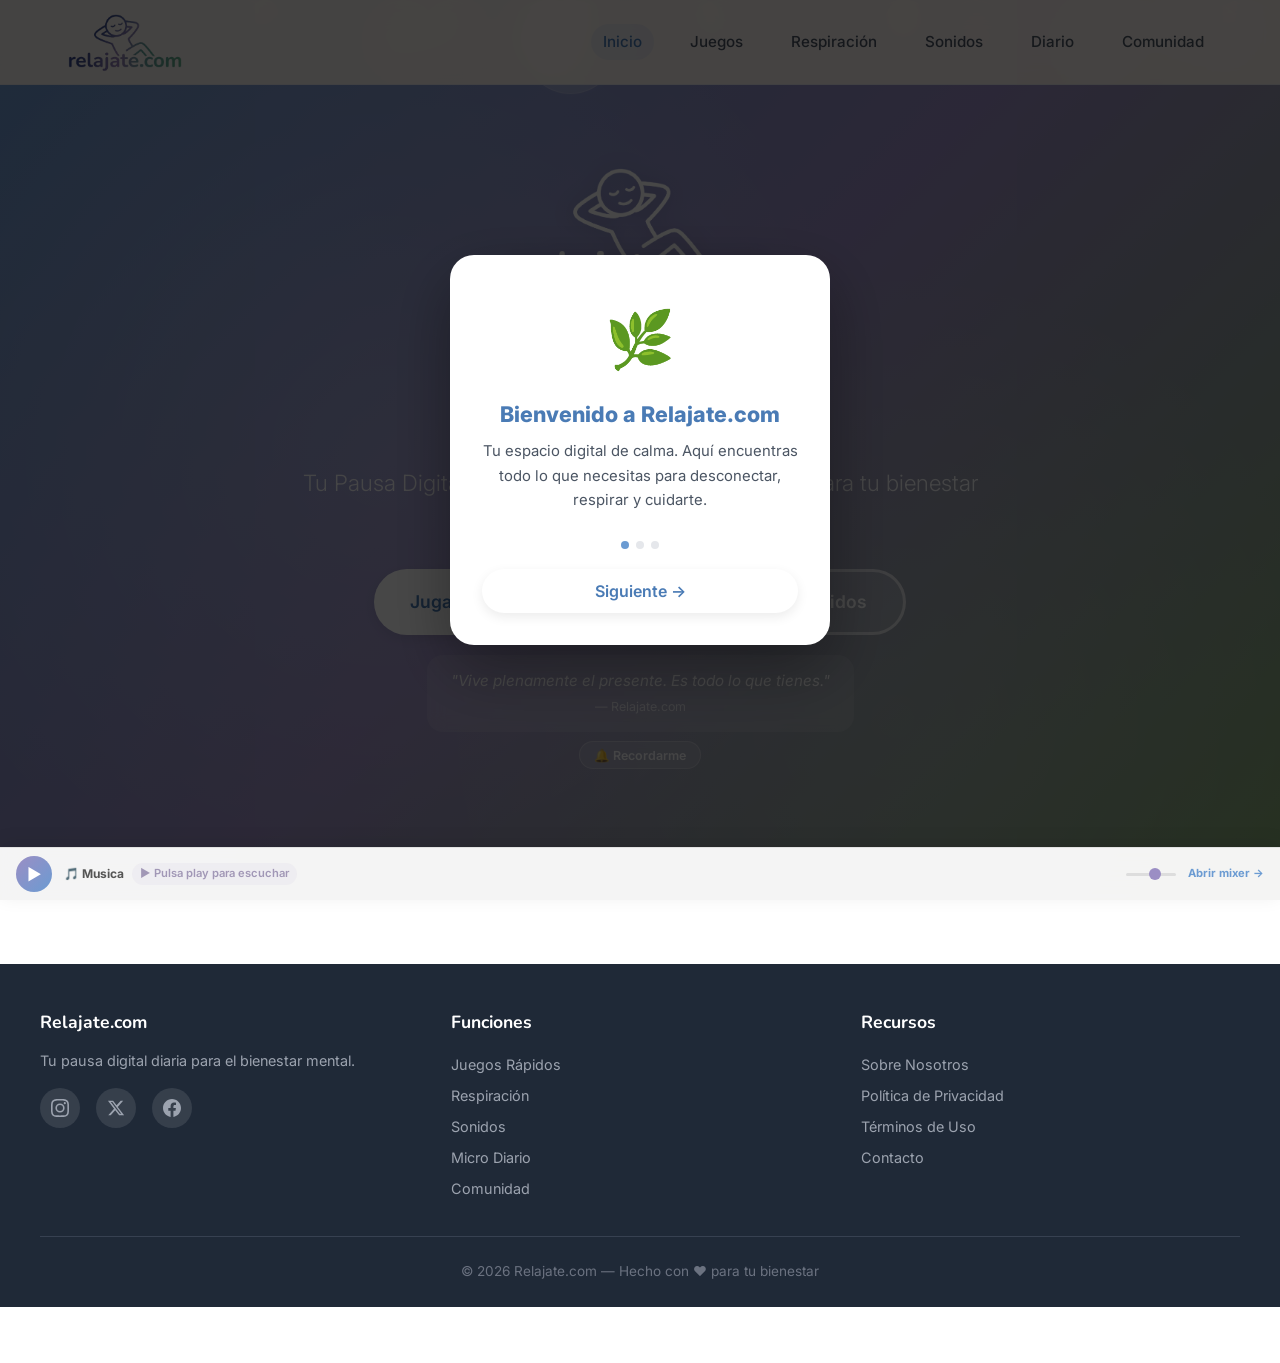
<file: index.html>
<!DOCTYPE html>
<html lang="es">
<head>
  <meta charset="UTF-8">
  <meta name="viewport" content="width=device-width, initial-scale=1.0">
  <title>Relajate.com - Tu Pausa Digital | Juegos, Respiraci&oacute;n y Bienestar</title>
  <meta name="description" content="Relajate.com es tu espacio digital para relajarte con juegos interactivos, ejercicios de respiraci&oacute;n guiados y un micro diario personal. Tu pausa digital diaria.">
  <meta name="keywords" content="relajaci&oacute;n, bienestar, juegos relajantes, ejercicios de respiraci&oacute;n, diario personal, mindfulness, meditaci&oacute;n, salud mental">
  <meta name="author" content="Relajate.com">
  <meta name="theme-color" content="#6B9BD2">
  <meta property="og:title" content="Relajate.com - Tu Pausa Digital">
  <meta property="og:description" content="Juegos relajantes, ejercicios de respiraci&oacute;n y micro diario. Tu momento de calma diario.">
  <meta property="og:type" content="website">
  <meta property="og:url" content="https://relajate.com">
  <link rel="manifest" href="manifest.json">
  <link rel="stylesheet" href="styles.css?v=8">
  <style>
    /* Hero centre logo — responsive sizing */
    .hero-brand-logo {
      height: 130px;
      width: auto;
      display: block;
      filter: brightness(0) invert(1) drop-shadow(0 2px 10px rgba(0,0,0,0.18));
      image-rendering: auto;
      transition: transform 0.3s ease;
    }
    @media (max-width: 768px) {
      .hero-brand-logo { height: 88px; }
    }
    @media (max-width: 480px) {
      .hero-brand-logo { height: 68px; }
    }
  </style>
</head>
<body>
  <!-- Navigation -->
  <nav class="navbar" id="navbar">
    <div class="navbar-inner">
      <a href="index.html" class="navbar-logo"><img src="images/logo.png" alt="Relajate.com" class="navbar-logo-img"></a>
      <button class="navbar-toggle" id="navToggle" aria-label="Men&uacute;">&#9776;</button>
      <div class="navbar-links" id="navLinks">
        <a href="index.html" class="active">Inicio</a>
        <a href="games.html">Juegos</a>
        <a href="breathing.html">Respiraci&oacute;n</a>
        <a href="sonidos.html">Sonidos</a>
        <a href="journal.html">Diario</a>
        <a href="community.html">Comunidad</a>
      </div>
    </div>
  </nav>

  <!-- Hero -->
  <section class="hero" id="inicio">
    <div class="floating-shapes" id="floatingShapes"></div>
    <div class="hero-content" style="display:flex;flex-direction:column;align-items:center;">
      <h1 style="display:inline-block;padding:0;margin:0;"><img src="images/logo.png" alt="Relajate.com" class="hero-brand-logo"></h1>
      <div class="garden-badge" id="gardenBadge" style="margin:1.5rem 0;">
        <div class="garden-elements" id="gardenElements"></div>
        <div class="garden-label"><span id="gardenCount">0</span> d&iacute;as visitados</div>
      </div>
      <div class="social-proof" style="display:inline-flex;align-items:center;gap:0.5rem;background:rgba(255,255,255,0.12);backdrop-filter:blur(8px);padding:0.4rem 1rem;border-radius:9999px;margin-bottom:1rem;font-size:0.85rem;color:rgba(255,255,255,0.9);font-weight:600;">
        <span style="width:8px;height:8px;background:#4ade80;border-radius:50%;display:inline-block;animation:pulse 2s ease infinite;"></span>
        <span id="liveUsers">0</span> sesiones activas hoy
      </div>
      <p class="subtitle">Tu Pausa Digital &mdash; Juegos, respiraci&oacute;n y reflexi&oacute;n para tu bienestar diario</p>
      <div class="cta-group">
        <a href="games.html" class="btn btn-primary btn-lg">Jugar Ahora</a>
        <a href="breathing.html" class="btn btn-secondary btn-lg">Respirar</a>
        <a href="sonidos.html" class="btn btn-secondary btn-lg">&#127925; Sonidos</a>
      </div>
      <div class="daily-quote" id="dailyQuote">
        <div class="quote-text" id="quoteText"></div>
        <div class="quote-author" id="quoteAuthor"></div>
      </div>
      <button class="notify-btn" id="notifyBtn">&#128276; Recordarme</button>
    </div>
  </section>

  <!-- Onboarding overlay (first-time visitors) -->
  <div class="onboarding-overlay" id="onboardingOverlay" style="display:none;">
    <div class="onboarding-card">
      <span class="onboarding-emoji" id="obEmoji"></span>
      <div class="onboarding-title" id="obTitle"></div>
      <div class="onboarding-body" id="obBody"></div>
      <div class="onboarding-dots" id="obDots"></div>
      <button class="btn btn-primary" id="obNextBtn" style="width:100%;"></button>
    </div>
  </div>

  <!-- Add-to-home-screen / notify banner -->
  <div class="a2hs-banner" id="a2hsBanner" style="display:none;">
    <span class="a2hs-icon">&#127968;</span>
    <div class="a2hs-text">
      <strong>A&ntilde;ade Relajate a tu inicio</strong>
      <small>Accede con un toque y recibe recordatorios</small>
    </div>
    <div style="display:flex;gap:0.5rem;flex-shrink:0;">
      <button class="btn btn-solid btn-sm" id="a2hsInstallBtn">Instalar</button>
      <button class="btn btn-outline btn-sm" id="a2hsDismissBtn">&times;</button>
    </div>
  </div>

  <!-- Footer -->
  <footer class="footer">
    <div class="footer-inner">
      <div>
        <h4>Relajate.com</h4>
        <p style="font-size:0.9rem;color:var(--gray-400);margin-bottom:1rem;">Tu pausa digital diaria para el bienestar mental.</p>
        <div class="social-links">
          <a href="#" aria-label="Instagram"><svg width="18" height="18" viewBox="0 0 24 24" fill="currentColor"><path d="M12 2.163c3.204 0 3.584.012 4.85.07 3.252.148 4.771 1.691 4.919 4.919.058 1.265.069 1.645.069 4.849 0 3.205-.012 3.584-.069 4.849-.149 3.225-1.664 4.771-4.919 4.919-1.266.058-1.644.07-4.85.07-3.204 0-3.584-.012-4.849-.07-3.26-.149-4.771-1.699-4.919-4.92-.058-1.265-.07-1.644-.07-4.849 0-3.204.013-3.583.07-4.849.149-3.227 1.664-4.771 4.919-4.919 1.266-.057 1.645-.069 4.849-.069zM12 0C8.741 0 8.333.014 7.053.072 2.695.272.273 2.69.073 7.052.014 8.333 0 8.741 0 12c0 3.259.014 3.668.072 4.948.2 4.358 2.618 6.78 6.98 6.98C8.333 23.986 8.741 24 12 24c3.259 0 3.668-.014 4.948-.072 4.354-.2 6.782-2.618 6.979-6.98.059-1.28.073-1.689.073-4.948 0-3.259-.014-3.667-.072-4.947-.196-4.354-2.617-6.78-6.979-6.98C15.668.014 15.259 0 12 0zm0 5.838a6.162 6.162 0 100 12.324 6.162 6.162 0 000-12.324zM12 16a4 4 0 110-8 4 4 0 010 8zm6.406-11.845a1.44 1.44 0 100 2.881 1.44 1.44 0 000-2.881z"/></svg></a>
          <a href="#" aria-label="X (Twitter)"><svg width="18" height="18" viewBox="0 0 24 24" fill="currentColor"><path d="M18.244 2.25h3.308l-7.227 8.26 8.502 11.24H16.17l-5.214-6.817L4.99 21.75H1.68l7.73-8.835L1.254 2.25H8.08l4.713 6.231zm-1.161 17.52h1.833L7.084 4.126H5.117z"/></svg></a>
          <a href="#" aria-label="Facebook"><svg width="18" height="18" viewBox="0 0 24 24" fill="currentColor"><path d="M24 12.073c0-6.627-5.373-12-12-12s-12 5.373-12 12c0 5.99 4.388 10.954 10.125 11.854v-8.385H7.078v-3.47h3.047V9.43c0-3.007 1.792-4.669 4.533-4.669 1.312 0 2.686.235 2.686.235v2.953H15.83c-1.491 0-1.956.925-1.956 1.874v2.25h3.328l-.532 3.47h-2.796v8.385C19.612 23.027 24 18.062 24 12.073z"/></svg></a>
        </div>
      </div>
      <div>
        <h4>Funciones</h4>
        <a href="games.html">Juegos R&aacute;pidos</a>
        <a href="breathing.html">Respiraci&oacute;n</a>
        <a href="sonidos.html">Sonidos</a>
        <a href="journal.html">Micro Diario</a>
        <a href="community.html">Comunidad</a>
      </div>
      <div>
        <h4>Recursos</h4>
        <a href="#">Sobre Nosotros</a>
        <a href="#">Pol&iacute;tica de Privacidad</a>
        <a href="#">T&eacute;rminos de Uso</a>
        <a href="#">Contacto</a>
      </div>
    </div>
    <div class="footer-bottom">
      &copy; 2026 Relajate.com &mdash; Hecho con &#10084;&#65039; para tu bienestar
    </div>
  </footer>

  <script>
    // --- Nav toggle ---
    document.getElementById('navToggle').addEventListener('click', () => {
      document.getElementById('navLinks').classList.toggle('open');
    });

    // Close nav on link click (mobile)
    document.querySelectorAll('.navbar-links a').forEach(link => {
      link.addEventListener('click', () => {
        document.getElementById('navLinks').classList.remove('open');
      });
    });

    // --- Floating spheres ---
    (function createShapes() {
      const container = document.getElementById('floatingShapes');
      for (let i = 0; i < 25; i++) {
        const span = document.createElement('span');
        const size = Math.random() * 80 + 15;
        span.style.width = size + 'px';
        span.style.height = size + 'px';
        span.style.left = Math.random() * 100 + '%';
        span.style.animationDuration = (Math.random() * 18 + 8) + 's';
        span.style.animationDelay = (Math.random() * 12) + 's';
        container.appendChild(span);
      }
    })();

    // --- Social proof counter ---
    (function socialProof() {
      const games = parseInt(localStorage.getItem('relajate_games_completed') || '0');
      const breath = parseInt(localStorage.getItem('relajate_breath_sessions') || '0');
      const journal = JSON.parse(localStorage.getItem('relajate_journal_entries') || '[]').length;
      const real = games + breath + journal;
      // Base estimate + real user data + time-of-day variation
      const hour = new Date().getHours();
      const timeBoost = (hour >= 8 && hour <= 22) ? 40 + Math.floor(Math.random() * 30) : 10 + Math.floor(Math.random() * 15);
      const total = Math.max(real + timeBoost, 24);
      document.getElementById('liveUsers').textContent = total.toLocaleString();
    })();

    // --- Haptic helper ---
    function haptic(p) { try { if (navigator.vibrate) navigator.vibrate(p || 50); } catch(e) {} }

    // --- Garden logic (non-punitive: grows on each visit, never resets) ---
    const GARDEN_ELEMS = ['🌱','🌸','🌺','⭐','🌙','🌿','🦋','🌻','🪨','🍃','☁️','🌊','🌾','🍀','🌹','🌷'];
    const MILESTONES = [
      { at: 7,   emoji: '🌳', label: 'Jardín establecido' },
      { at: 30,  emoji: '🌺', label: 'Jardín en plena flor' },
      { at: 100, emoji: '✨', label: 'Jardín legendario' },
    ];
    let gardenTotal = 0;

    function updateGarden() {
      const today = new Date().toISOString().split('T')[0];

      let garden = JSON.parse(localStorage.getItem('relajate_garden') || 'null');
      if (!garden) {
        const old = JSON.parse(localStorage.getItem('relajate_streak') || 'null');
        garden = (old && old.count > 0)
          ? { total: old.count, lastDate: old.lastDate || '' }
          : { total: 0, lastDate: '' };
      }

      let newToday = false;
      if (garden.lastDate !== today) {
        garden.total++;
        garden.lastDate = today;
        newToday = true;
        localStorage.setItem('relajate_garden', JSON.stringify(garden));
        if (newToday) haptic(50);
      }

      gardenTotal = garden.total;
      const total = gardenTotal;

      // Check milestone — override the last element on milestone days
      const milestone = MILESTONES.slice().reverse().find(m => total === m.at);

      // Show last 8 elements (milestone replaces last one)
      const show = Math.min(total, 8);
      const start = total - show;
      const el = document.getElementById('gardenElements');
      el.textContent = '';
      for (let i = start; i < total; i++) {
        const span = document.createElement('span');
        const isMilestoneDay = (milestone && i === total - 1);
        span.textContent = isMilestoneDay ? milestone.emoji : GARDEN_ELEMS[i % GARDEN_ELEMS.length];
        if (newToday && i === total - 1) span.className = 'garden-new';
        el.appendChild(span);
      }
      document.getElementById('gardenCount').textContent = total;

      // Milestone badge
      const badgeEl = document.getElementById('gardenBadge');
      let mBadge = badgeEl.querySelector('.garden-milestone');
      if (milestone) {
        if (!mBadge) {
          mBadge = document.createElement('div');
          mBadge.className = 'garden-milestone';
          badgeEl.appendChild(mBadge);
        }
        mBadge.textContent = milestone.emoji + ' ' + milestone.label;
      } else {
        if (mBadge) mBadge.remove();
      }
    }
    updateGarden();

    // --- Daily quote ---
    const QUOTES = [
      { text: '"La paz viene de adentro. No la busques afuera."', author: '— Buda' },
      { text: '"Respira hondo. Estás exactamente donde debes estar."', author: '— Relajate.com' },
      { text: '"Cada momento es un nuevo comienzo."', author: '— T.S. Eliot' },
      { text: '"La calma es tu estado natural. Vuelve a ella siempre."', author: '— Relajate.com' },
      { text: '"Cuida tu mente como cuidas tu cuerpo."', author: '— Relajate.com' },
      { text: '"No tienes que controlar tus pensamientos. Solo deja de dejar que te controlen."', author: '— Dan Millman' },
      { text: '"La felicidad es un camino, no un destino."', author: '— Wayne Dyer' },
      { text: '"En la quietud está la respuesta."', author: '— Relajate.com' },
      { text: '"Haz espacio para la calma en tu día."', author: '— Relajate.com' },
      { text: '"Tu mente es un jardín. Elige bien lo que plantas."', author: '— Proverbio' },
      { text: '"Casi todo se puede ver mejor con una buena noche de sueño."', author: '— Relajate.com' },
      { text: '"La naturaleza no se apresura, sin embargo todo se logra."', author: '— Lao Tzu' },
      { text: '"Pequeños pasos cada día llevan lejos."', author: '— Relajate.com' },
      { text: '"El bienestar es la mayor riqueza."', author: '— Virgilio' },
      { text: '"Date permiso de descansar. El descanso es productivo."', author: '— Relajate.com' },
      { text: '"Sonríe al espejo cada mañana. Es el mejor comienzo."', author: '— Relajate.com' },
      { text: '"La serenidad no es la ausencia de tormenta, sino la paz dentro de ella."', author: '— Proverbio' },
      { text: '"Un momento de paciencia evita cien momentos de arrepentimiento."', author: '— Proverbio persa' },
      { text: '"Donde va tu atención, va tu energía."', author: '— Relajate.com' },
      { text: '"Vive plenamente el presente. Es todo lo que tienes."', author: '— Relajate.com' },
      { text: '"La gratitud transforma lo que tenemos en suficiente."', author: '— Melody Beattie' },
      { text: '"No busques la perfección. Busca el progreso."', author: '— Relajate.com' },
      { text: '"El silencio es el lenguaje de la paz."', author: '— Rumi' },
      { text: '"Cada día es una segunda oportunidad."', author: '— Relajate.com' },
      { text: '"Eres más fuerte de lo que crees."', author: '— Relajate.com' },
      { text: '"La simplicidad es la sofisticación máxima."', author: '— Leonardo da Vinci' },
      { text: '"Hoy es un buen día para tener un buen día."', author: '— Relajate.com' },
      { text: '"La alegría está en el camino, no solo en la llegada."', author: '— Relajate.com' },
      { text: '"Confía en el proceso. Todo llega en su momento."', author: '— Relajate.com' },
      { text: '"El mejor regalo que puedes darte es tiempo para ti mismo."', author: '— Relajate.com' },
    ];
    (function showDailyQuote() {
      const start = new Date(2024, 0, 1);
      const idx = Math.floor((new Date() - start) / 86400000) % QUOTES.length;
      const q = QUOTES[idx];
      document.getElementById('quoteText').textContent = q.text;
      document.getElementById('quoteAuthor').textContent = q.author;
    })();

    // --- Onboarding (first-time visitors) ---
    const OB_SLIDES = [
      { emoji: '🌿', title: 'Bienvenido a Relajate.com', body: 'Tu espacio digital de calma. Aquí encuentras todo lo que necesitas para desconectar, respirar y cuidarte.' },
      { emoji: '🌱', title: 'Tu jardín personal', body: 'Cada día que visitas, tu jardín crece con un nuevo elemento. Si fallas un día, tu jardín te espera — nunca se pierde nada.' },
      { emoji: '🎮', title: '¿Qué puedes hacer?', body: '🎯 Juegos diarios que cambian cada día\n🧘 Ejercicios de respiración guiados\n📖 Micro diario personal\n🎵 Sonidos relajantes' },
    ];
    let obSlide = 0;
    function showOnboarding() {
      if (localStorage.getItem('relajate_onboarded')) return;
      document.getElementById('onboardingOverlay').style.display = 'flex';
      renderObSlide();
    }
    function renderObSlide() {
      const s = OB_SLIDES[obSlide];
      document.getElementById('obEmoji').textContent = s.emoji;
      document.getElementById('obTitle').textContent = s.title;
      document.getElementById('obBody').style.whiteSpace = 'pre-line';
      document.getElementById('obBody').textContent = s.body;
      const dots = document.getElementById('obDots');
      dots.innerHTML = OB_SLIDES.map((_, i) =>
        `<div class="onboarding-dot${i === obSlide ? ' active' : ''}"></div>`).join('');
      const btn = document.getElementById('obNextBtn');
      btn.textContent = obSlide < OB_SLIDES.length - 1 ? 'Siguiente →' : '¡Comenzar!';
    }
    document.getElementById('obNextBtn').addEventListener('click', () => {
      if (obSlide < OB_SLIDES.length - 1) {
        obSlide++;
        renderObSlide();
      } else {
        localStorage.setItem('relajate_onboarded', '1');
        document.getElementById('onboardingOverlay').style.display = 'none';
      }
    });
    showOnboarding();

    // --- A2HS + Notify ---
    let deferredPrompt = null;
    window.addEventListener('beforeinstallprompt', (e) => {
      e.preventDefault();
      deferredPrompt = e;
      // Show banner after 3rd visit
      if (gardenTotal >= 3 && !localStorage.getItem('relajate_a2hs_dismissed')) {
        document.getElementById('a2hsBanner').style.display = 'flex';
      }
    });
    document.getElementById('a2hsInstallBtn').addEventListener('click', () => {
      if (deferredPrompt) {
        deferredPrompt.prompt();
        deferredPrompt.userChoice.then(() => {
          deferredPrompt = null;
          document.getElementById('a2hsBanner').style.display = 'none';
          localStorage.setItem('relajate_a2hs_dismissed', '1');
        });
      }
    });
    document.getElementById('a2hsDismissBtn').addEventListener('click', () => {
      document.getElementById('a2hsBanner').style.display = 'none';
      localStorage.setItem('relajate_a2hs_dismissed', '1');
    });

    // --- Notify / remind me ---
    document.getElementById('notifyBtn').addEventListener('click', async () => {
      if (!('Notification' in window)) {
        alert('Tu navegador no soporta notificaciones.');
        return;
      }
      const perm = await Notification.requestPermission();
      if (perm === 'granted') {
        localStorage.setItem('relajate_notify', '1');
        document.getElementById('notifyBtn').textContent = '✓ Notificaciones activadas';
        document.getElementById('notifyBtn').style.opacity = '0.6';
        new Notification('🌱 Relajate.com', {
          body: '¡Listo! Te recordaremos cuando pase el día sin visitar tu jardín.',
          icon: 'images/logo.png'
        });
      } else {
        alert('Activa los permisos de notificación en tu navegador para esta función.');
      }
    });
    // Update button if already granted
    if (Notification && Notification.permission === 'granted' && localStorage.getItem('relajate_notify')) {
      document.getElementById('notifyBtn').textContent = '✓ Notificaciones activadas';
      document.getElementById('notifyBtn').style.opacity = '0.6';
    }

    // --- Register SW ---
    if ('serviceWorker' in navigator) {
      navigator.serviceWorker.register('sw.js').catch(() => {});
    }
  </script>
<script src="mini-player.js"></script>
</body>
</html>
</file>
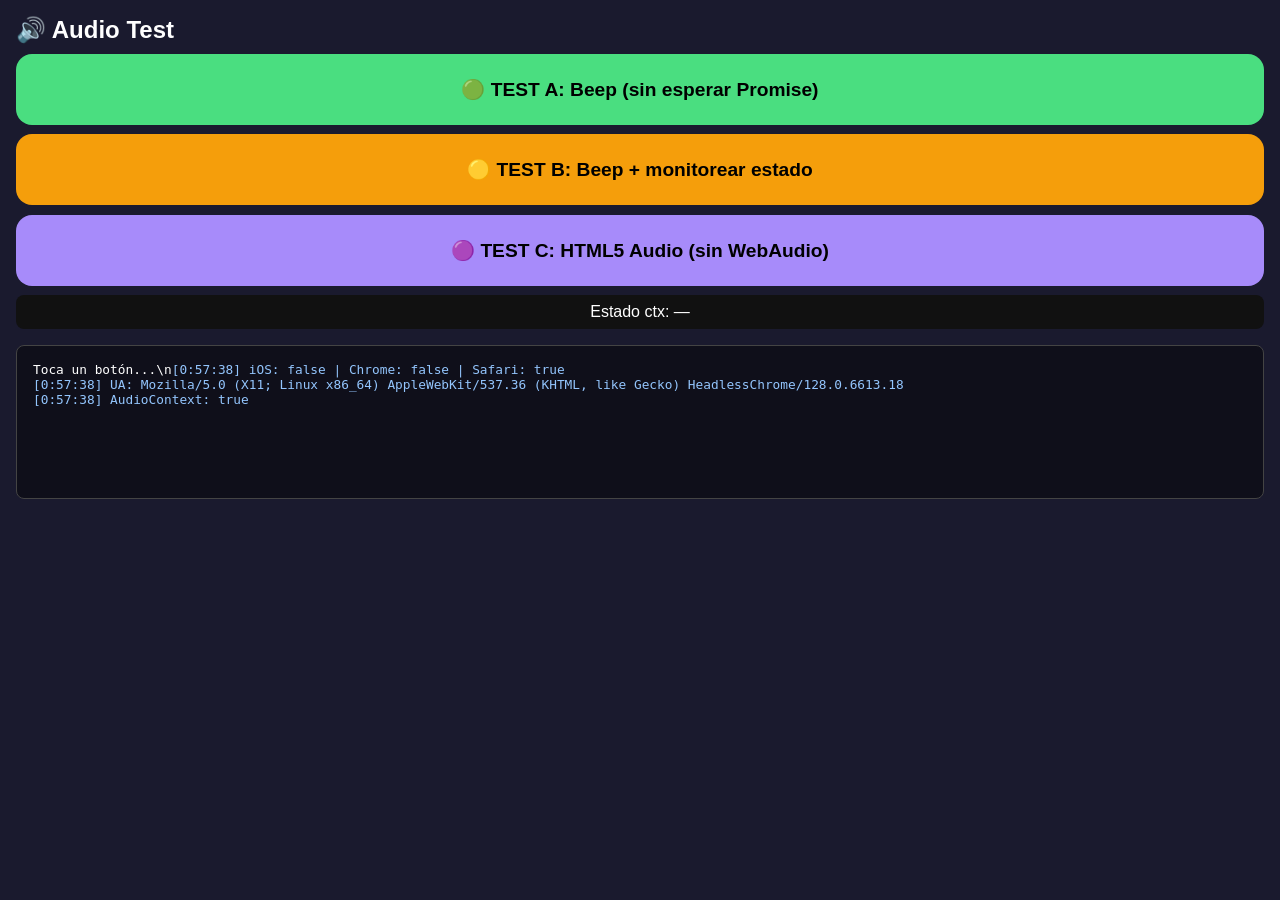
<file: audiotest.html>
<!DOCTYPE html>
<html lang="es">
<head>
  <meta charset="UTF-8">
  <meta name="viewport" content="width=device-width, initial-scale=1.0">
  <title>Audio Test</title>
  <style>
    body { font-family: sans-serif; padding: 1rem; background: #1a1a2e; color: white; margin:0; }
    button {
      display: block; width: 100%; padding: 1.5rem; font-size: 1.2rem;
      border: none; border-radius: 1rem; margin: 0.6rem 0; cursor: pointer; font-weight: bold;
    }
    #btn1 { background: #4ade80; color: #000; }
    #btn2 { background: #f59e0b; color: #000; }
    #btn3 { background: #a78bfa; color: #000; }
    #log {
      background: #0f0f1a; border-radius: 0.5rem; padding: 1rem;
      font-family: monospace; font-size: 0.8rem; min-height: 120px;
      white-space: pre-wrap; word-break: break-all; margin-top: 1rem;
      border: 1px solid #444; max-height: 300px; overflow-y: auto;
    }
    .ok { color: #4ade80; }
    .err { color: #f87171; }
    .info { color: #93c5fd; }
    .warn { color: #fcd34d; }
  </style>
</head>
<body>
  <h2 style="margin:0 0 0.5rem">🔊 Audio Test</h2>

  <button id="btn1">🟢 TEST A: Beep (sin esperar Promise)</button>
  <button id="btn2">🟡 TEST B: Beep + monitorear estado</button>
  <button id="btn3">🟣 TEST C: HTML5 Audio (sin WebAudio)</button>

  <div id="state" style="text-align:center;font-size:1rem;padding:0.5rem;background:#111;border-radius:0.5rem;margin:0.5rem 0">Estado ctx: —</div>
  <div id="log">Toca un botón...\n</div>

  <script>
    var logEl = document.getElementById('log');
    var stateEl = document.getElementById('state');

    function logMsg(msg, type) {
      var t = new Date().toLocaleTimeString('es',{hour12:false});
      var line = '[' + t + '] ' + msg + '\n';
      var span = document.createElement('span');
      span.className = type || 'info';
      span.textContent = line;
      logEl.appendChild(span);
      logEl.scrollTop = logEl.scrollHeight;
    }

    // Device info
    var ua = navigator.userAgent;
    var ios = /iP(hone|od|ad)/.test(ua);
    var chrome = /CriOS/.test(ua);
    var safari = /Safari/.test(ua) && !chrome;
    logMsg('iOS: ' + ios + ' | Chrome: ' + chrome + ' | Safari: ' + safari);
    logMsg('UA: ' + ua.slice(0,100));
    logMsg('AudioContext: ' + !!(window.AudioContext || window.webkitAudioContext));

    function updateStateDisplay(ctx) {
      stateEl.textContent = 'Estado ctx: ' + (ctx ? ctx.state : '—') +
        ' | currentTime: ' + (ctx ? ctx.currentTime.toFixed(3) : '—');
    }

    // ---- TEST A: Start audio synchronously WITHOUT waiting for Promise ----
    document.getElementById('btn1').addEventListener('click', function(e) {
      e.preventDefault();
      logMsg('=== TEST A ===');
      try {
        var ctx = new (window.AudioContext || window.webkitAudioContext)();
        logMsg('Ctx created. State: ' + ctx.state);
        updateStateDisplay(ctx);

        // Monitor state changes
        ctx.onstatechange = function() {
          logMsg('STATE CHANGED → ' + ctx.state, 'warn');
          updateStateDisplay(ctx);
        };

        // Call resume — don't wait for Promise
        ctx.resume();
        logMsg('resume() called (no await)');

        // Play silent unlock buffer SYNCHRONOUSLY
        var b1 = ctx.createBuffer(1, 1, 22050);
        var s1 = ctx.createBufferSource();
        s1.buffer = b1; s1.connect(ctx.destination); s1.start(0);
        logMsg('Silent buffer started');

        // Play 440Hz beep SYNCHRONOUSLY (don't wait for resume)
        var osc = ctx.createOscillator();
        var gain = ctx.createGain();
        osc.frequency.value = 440;
        gain.gain.value = 0.5;
        gain.gain.linearRampToValueAtTime(0, ctx.currentTime + 2);
        osc.connect(gain); gain.connect(ctx.destination);
        osc.start(ctx.currentTime);
        osc.stop(ctx.currentTime + 2);
        logMsg('Oscillator STARTED 440Hz — escuchas beep?', 'ok');

        // Check state after 500ms
        setTimeout(function() {
          logMsg('Estado 500ms despues: ' + ctx.state);
          updateStateDisplay(ctx);
        }, 500);
        setTimeout(function() {
          logMsg('Estado 2s despues: ' + ctx.state);
          updateStateDisplay(ctx);
        }, 2000);

      } catch(err) {
        logMsg('ERROR: ' + err, 'err');
      }
    }, {passive: false});

    // ---- TEST B: Try starting AFTER resume resolves via polling ----
    document.getElementById('btn2').addEventListener('click', function(e) {
      e.preventDefault();
      logMsg('=== TEST B ===');
      try {
        var ctx = new (window.AudioContext || window.webkitAudioContext)();
        logMsg('Ctx created. State: ' + ctx.state);

        ctx.onstatechange = function() {
          logMsg('STATE → ' + ctx.state, 'warn');
          updateStateDisplay(ctx);
        };

        // Resume and then poll for running state
        var resumed = false;
        ctx.resume().then(function() {
          logMsg('resume() Promise RESOLVED. State: ' + ctx.state, 'ok');
          resumed = true;
        }).catch(function(err) {
          logMsg('resume() REJECTED: ' + err, 'err');
        });

        // Poll every 50ms to see if context becomes running
        var attempts = 0;
        var interval = setInterval(function() {
          attempts++;
          logMsg('Poll ' + attempts + ': state=' + ctx.state);
          updateStateDisplay(ctx);
          if (ctx.state === 'running' || attempts >= 20) {
            clearInterval(interval);
            if (ctx.state === 'running') {
              logMsg('Context is running! Starting beep...', 'ok');
              var osc = ctx.createOscillator();
              var gain = ctx.createGain();
              osc.frequency.value = 880;
              gain.gain.value = 0.5;
              osc.connect(gain); gain.connect(ctx.destination);
              osc.start(); osc.stop(ctx.currentTime + 1.5);
              logMsg('Beep 880Hz started — escuchas?', 'ok');
            } else {
              logMsg('Context NEVER became running after ' + attempts + ' polls', 'err');
            }
          }
        }, 50);

      } catch(err) {
        logMsg('ERROR: ' + err, 'err');
      }
    }, {passive: false});

    // ---- TEST C: HTML5 <audio> with data URI ----
    document.getElementById('btn3').addEventListener('click', function(e) {
      e.preventDefault();
      logMsg('=== TEST C: HTML5 Audio ===');
      try {
        // A tiny valid WAV file encoded as base64 (440Hz beep, 0.1s)
        var audio = new Audio();
        // Minimal 44-byte WAV header + 1 second 440Hz sine at 44100Hz
        // Using a generated data URI with a simple tone
        audio.src = '[data-uri]' +
          'EAAQAAgD4AAACAFAAACABAAABMSUQEAAAAAAAAAAAB' +
          'kYXRhWAYAAAAAAAAAAAAAAAAAAAAAAAAAAAAAAAAAAAAAA';
        audio.volume = 1.0;
        var playResult = audio.play();
        logMsg('HTML5 audio.play() called');
        if (playResult !== undefined) {
          playResult.then(function() {
            logMsg('HTML5 audio playing!', 'ok');
          }).catch(function(err) {
            logMsg('HTML5 audio FAILED: ' + err, 'err');
          });
        }
      } catch(err) {
        logMsg('HTML5 ERROR: ' + err, 'err');
      }
    }, {passive: false});
  </script>
</body>
</html>
</file>
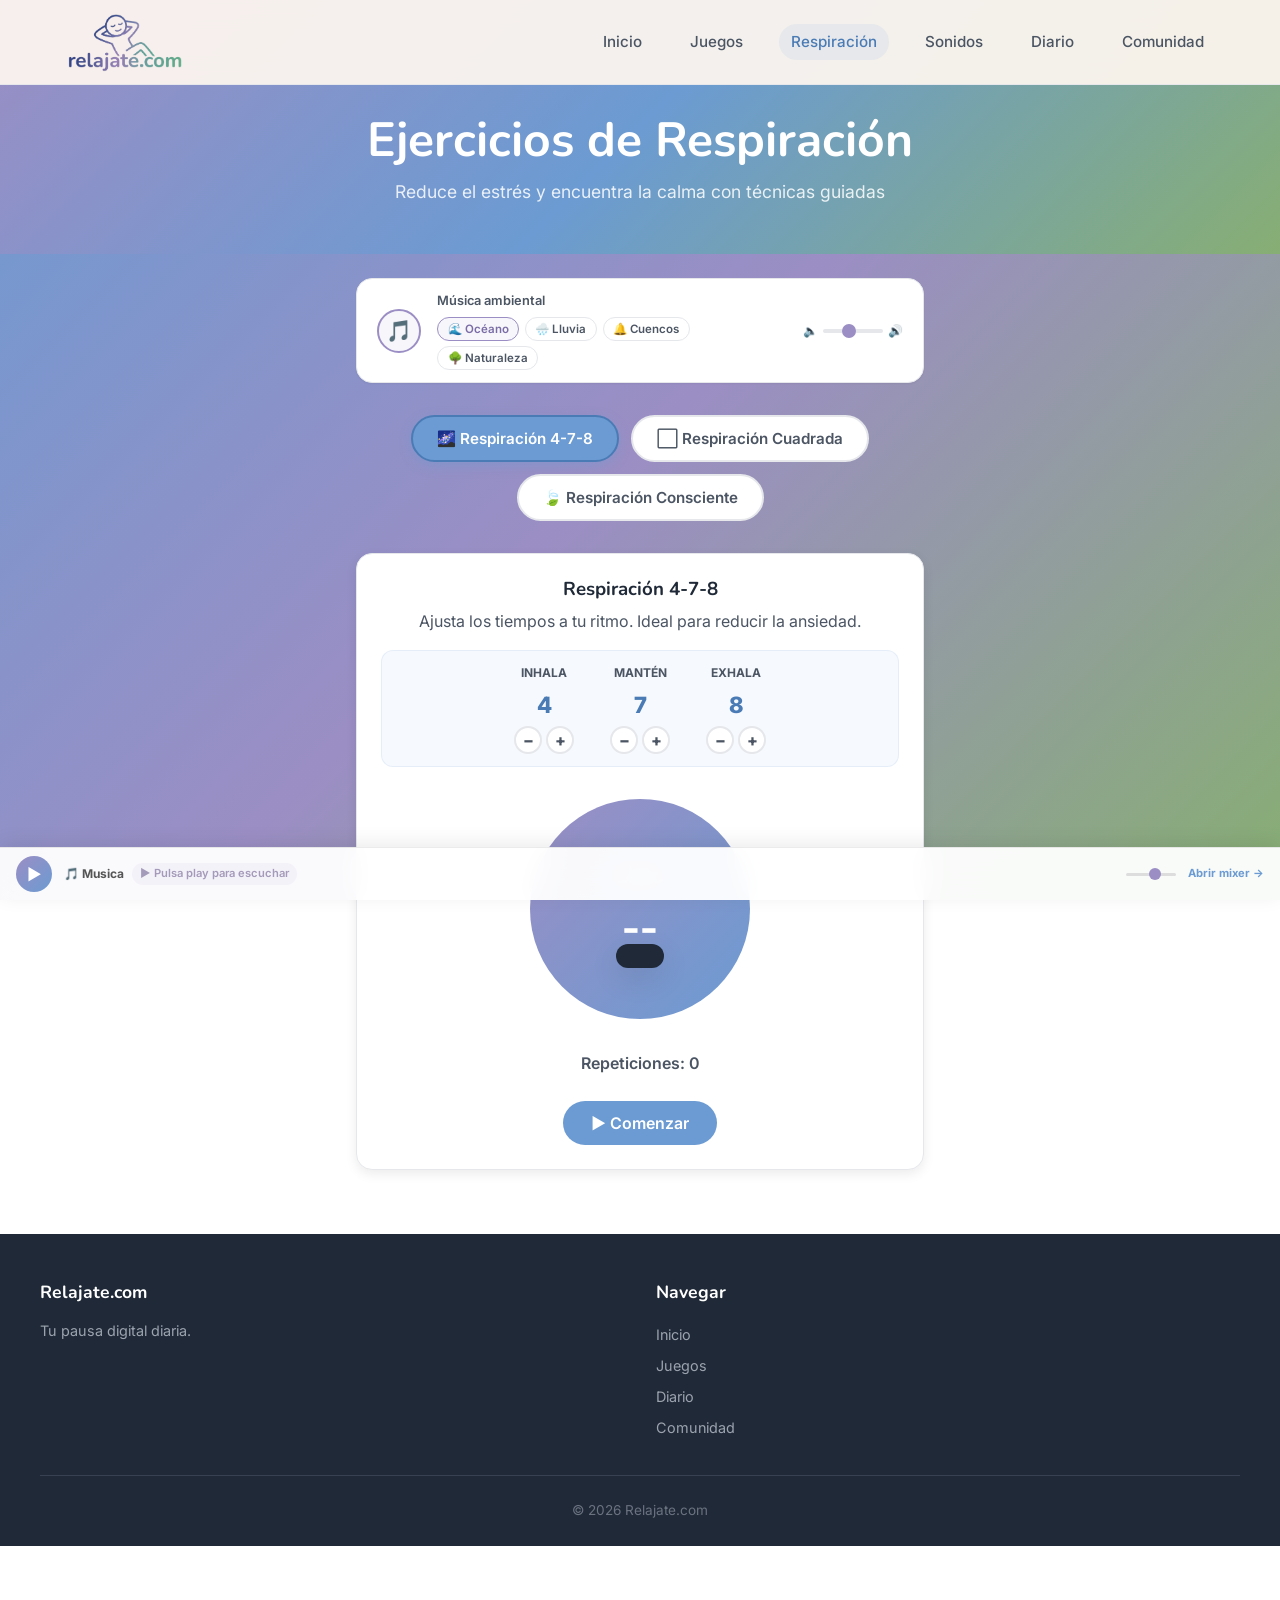
<file: breathing.html>
<!DOCTYPE html>
<html lang="es">
<head>
  <meta charset="UTF-8">
  <meta name="viewport" content="width=device-width, initial-scale=1.0">
  <title>Ejercicios de Respiraci&oacute;n - Relajate.com</title>
  <meta name="description" content="Ejercicios de respiraci&oacute;n guiados: t&eacute;cnica 4-7-8, respiraci&oacute;n cuadrada y respiraci&oacute;n consciente. Reduce el estr&eacute;s en minutos.">
  <meta name="theme-color" content="#9B8EC4">
  <link rel="manifest" href="manifest.json">
  <link rel="stylesheet" href="styles.css?v=8">
  <style>
    /* Music Player */
    .music-player {
      max-width: 600px; margin: 1.5rem auto; padding: 0 1rem;
    }
    .music-player-inner {
      display: flex; align-items: center; gap: 1rem;
      background: var(--bg-card); border-radius: var(--radius-lg);
      padding: 0.75rem 1.25rem; border: 1px solid var(--border-color);
      box-shadow: var(--shadow-sm);
    }
    .music-toggle {
      width: 44px; height: 44px; border-radius: 50%; border: 2px solid var(--lavender);
      background: rgba(155,142,196,0.08); cursor: pointer;
      display: flex; align-items: center; justify-content: center;
      font-size: 1.3rem; transition: all 0.3s ease; flex-shrink: 0;
    }
    .music-toggle.playing {
      background: var(--lavender); border-color: var(--lavender-dark);
      animation: musicPulse 2s ease infinite;
    }
    .music-toggle.playing .music-icon { filter: brightness(0) invert(1); }
    @keyframes musicPulse {
      0%, 100% { box-shadow: 0 0 0 0 rgba(155,142,196,0.4); }
      50% { box-shadow: 0 0 0 8px rgba(155,142,196,0); }
    }
    .music-info { flex: 1; min-width: 0; }
    .music-label { font-size: 0.8rem; color: var(--text-secondary); font-weight: 600; display: block; margin-bottom: 0.35rem; }
    .music-tracks { display: flex; gap: 0.35rem; flex-wrap: wrap; }
    .track-btn {
      padding: 0.25rem 0.6rem; border-radius: var(--radius-full);
      border: 1.5px solid var(--border-color); background: transparent;
      font-size: 0.72rem; font-weight: 600; cursor: pointer;
      color: var(--text-secondary); transition: all 0.2s ease;
    }
    .track-btn:hover, .track-btn.active {
      border-color: var(--lavender); color: var(--lavender-dark);
      background: rgba(155,142,196,0.08);
    }
    .music-volume {
      display: flex; align-items: center; gap: 0.3rem; flex-shrink: 0;
    }
    .volume-slider {
      width: 60px; height: 4px; -webkit-appearance: none; appearance: none;
      background: var(--gray-200); border-radius: 2px; outline: none;
    }
    .volume-slider::-webkit-slider-thumb {
      -webkit-appearance: none; width: 14px; height: 14px; border-radius: 50%;
      background: var(--lavender); cursor: pointer;
    }

    .exercise-selector {
      display: flex; gap: 0.75rem; justify-content: center; flex-wrap: wrap;
      margin: 2rem auto; max-width: 700px; padding: 0 1rem;
    }
    .exercise-btn {
      padding: 0.75rem 1.5rem; border-radius: var(--radius-full);
      border: 2px solid var(--border-color); background: var(--bg-card);
      font-weight: 600; color: var(--text-secondary); transition: all var(--transition-fast);
      cursor: pointer; font-size: 0.95rem;
    }
    .exercise-btn:hover {
      border-color: var(--lavender); color: var(--lavender-dark);
      background: rgba(155,142,196,0.08);
    }
    .exercise-btn.active {
      background: var(--blue); color: white;
      border-color: var(--blue-dark);
      box-shadow: 0 4px 12px rgba(107,155,210,0.4);
    }

    .exercise-panel {
      display: none; max-width: 600px; margin: 0 auto; padding: 0 1rem;
    }
    .exercise-panel.active { display: block; animation: fadeIn 0.4s ease; }

    /* 4-7-8 Circle */
    .breath-478-circle {
      width: 220px; height: 220px; border-radius: 50%; margin: 2rem auto;
      background: linear-gradient(135deg, var(--lavender), var(--blue));
      display: flex; align-items: center; justify-content: center; flex-direction: column;
      color: white; font-weight: 700; position: relative;
      transition: transform 4s ease, background 1s ease;
    }
    .breath-478-circle .phase-text { font-size: 1.3rem; }
    .breath-478-circle .timer-text { font-size: 2.5rem; margin-top: 0.25rem; }
    .breath-478-circle.inhale { transform: scale(1.35); background: linear-gradient(135deg, var(--blue), var(--blue-light)); }
    .breath-478-circle.hold { transform: scale(1.35); background: linear-gradient(135deg, var(--lavender), var(--lavender-light)); }
    .breath-478-circle.exhale { transform: scale(1); background: linear-gradient(135deg, var(--sage), var(--sage-light)); }

    .breath-478-circle::after {
      content: ''; position: absolute; inset: -15px; border-radius: 50%;
      border: 3px solid rgba(255,255,255,0.2); transition: all 4s ease;
    }
    .breath-478-circle.inhale::after { inset: -25px; border-color: rgba(107,155,210,0.4); }

    /* Box Breathing */
    .box-container {
      width: 260px; height: 260px; margin: 2rem auto; position: relative;
    }
    .box-square {
      width: 100%; height: 100%; border: 4px solid var(--border-color);
      border-radius: var(--radius-md); position: relative;
    }
    .box-dot {
      width: 20px; height: 20px; border-radius: 50%;
      background: var(--lavender); position: absolute;
      transition: all 4s linear; box-shadow: 0 0 15px rgba(155,142,196,0.6);
    }
    .box-label {
      position: absolute; font-weight: 600; font-size: 0.85rem;
      color: var(--text-secondary);
    }
    .box-label.top { top: -25px; left: 50%; transform: translateX(-50%); }
    .box-label.right { right: -80px; top: 50%; transform: translateY(-50%); }
    .box-label.bottom { bottom: -25px; left: 50%; transform: translateX(-50%); }
    .box-label.left { left: -80px; top: 50%; transform: translateY(-50%); }
    .box-label.active { color: var(--lavender-dark); font-weight: 700; }

    .box-phase-text {
      position: absolute; top: 50%; left: 50%; transform: translate(-50%,-50%);
      font-size: 1.3rem; font-weight: 700; color: var(--lavender-dark); text-align: center;
    }
    .box-phase-text .timer { font-size: 2rem; display: block; margin-top: 0.25rem; }

    /* Mindful Breathing */
    .mindful-container {
      display: flex; flex-direction: column; align-items: center; padding: 2rem 0;
    }
    .particle-canvas {
      width: 300px; height: 300px; position: relative; margin: 1rem auto;
      border-radius: 50%; overflow: hidden;
      background: radial-gradient(circle, rgba(107,155,210,0.1) 0%, transparent 70%);
    }
    .particle {
      position: absolute; border-radius: 50%; opacity: 0.6;
      animation: particleFloat linear infinite;
    }
    @keyframes particleFloat {
      0% { transform: translateY(0) translateX(0) scale(1); opacity: 0; }
      20% { opacity: 0.6; }
      80% { opacity: 0.6; }
      100% { transform: translateY(-200px) translateX(var(--drift)) scale(0.3); opacity: 0; }
    }
    .mindful-text {
      font-size: 1.4rem; font-weight: 600; color: var(--lavender-dark);
      text-align: center; min-height: 2em;
    }
    .duration-selector {
      display: flex; gap: 0.5rem; margin: 1rem 0;
    }
    .duration-btn {
      padding: 0.5rem 1rem; border-radius: var(--radius-full);
      border: 2px solid var(--border-color); background: var(--bg-card);
      font-weight: 600; cursor: pointer; transition: all var(--transition-fast);
      color: var(--text-secondary);
    }
    .duration-btn.active, .duration-btn:hover {
      border-color: var(--sage); color: var(--sage-dark);
      background: rgba(135,174,115,0.08);
    }

    /* Controls */
    .breath-controls {
      display: flex; gap: 0.75rem; justify-content: center; margin-top: 1.5rem;
    }
    .rep-counter {
      text-align: center; margin-top: 1rem; color: var(--text-secondary);
      font-weight: 600;
    }
    .session-complete {
      text-align: center; padding: 2rem; animation: fadeInUp 0.5s ease;
    }
    .session-complete h3 { color: var(--sage-dark); margin-bottom: 0.5rem; }
    .session-complete p { color: var(--text-secondary); }

    /* Timing controls */
    .timing-controls {
      display: flex; gap: 1rem; justify-content: center; flex-wrap: wrap;
      margin: 1rem 0; padding: 0.75rem;
      background: rgba(107,155,210,0.06); border-radius: var(--radius-md);
      border: 1px solid rgba(107,155,210,0.12);
    }
    .timing-control {
      display: flex; flex-direction: column; align-items: center; gap: 4px;
      min-width: 80px;
    }
    .timing-control label {
      font-size: 0.75rem; font-weight: 700; color: var(--text-secondary);
      text-transform: uppercase;
    }
    .timing-control .timing-value {
      font-size: 1.4rem; font-weight: 800; color: var(--blue-dark);
      min-width: 2ch; text-align: center;
    }
    .timing-control .timing-btns {
      display: flex; gap: 4px;
    }
    .timing-control .timing-btn {
      width: 28px; height: 28px; border-radius: 50%;
      border: 2px solid var(--border-color); background: var(--bg-card);
      font-weight: 800; font-size: 1rem; cursor: pointer;
      display: flex; align-items: center; justify-content: center;
      color: var(--text-secondary); transition: all 0.2s;
      line-height: 1; padding: 0;
    }
    .timing-control .timing-btn:hover {
      border-color: var(--blue); color: var(--blue-dark);
      background: rgba(107,155,210,0.1);
    }

    .progress-ring {
      width: 260px; height: 260px; margin: 1rem auto; position: relative;
    }
    .progress-ring svg { width: 100%; height: 100%; transform: rotate(-90deg); }
    .progress-ring .bg { fill: none; stroke: var(--gray-200); stroke-width: 6; }
    .progress-ring .fg { fill: none; stroke: var(--sage); stroke-width: 6; stroke-linecap: round; transition: stroke-dashoffset 1s linear; }
    .progress-ring .center-text {
      position: absolute; top: 50%; left: 50%; transform: translate(-50%,-50%);
      text-align: center;
    }
    .progress-ring .center-text .time { font-size: 2rem; font-weight: 700; color: var(--sage-dark); }
    .progress-ring .center-text .label { font-size: 0.9rem; color: var(--text-secondary); }
  </style>
</head>
<body>
  <nav class="navbar">
    <div class="navbar-inner">
      <a href="index.html" class="navbar-logo"><img src="images/logo.png" alt="Relajate.com" class="navbar-logo-img"></a>
      <button class="navbar-toggle" id="navToggle" aria-label="Men&uacute;">&#9776;</button>
      <div class="navbar-links" id="navLinks">
        <a href="index.html">Inicio</a>
        <a href="games.html">Juegos</a>
        <a href="breathing.html" class="active">Respiraci&oacute;n</a>
        <a href="sonidos.html">Sonidos</a>
        <a href="journal.html">Diario</a>
        <a href="community.html">Comunidad</a>
      </div>
    </div>
  </nav>

  <div class="page-header" style="background:linear-gradient(135deg,#9B8EC4 0%,#6B9BD2 50%,#87AE73 100%);">
    <h1>Ejercicios de Respiraci&oacute;n</h1>
    <p>Reduce el estr&eacute;s y encuentra la calma con t&eacute;cnicas guiadas</p>
  </div>

  <!-- Ambient Music Player -->
  <div class="music-player" id="musicPlayer">
    <div class="music-player-inner">
      <button class="music-toggle" id="musicToggle" title="M&uacute;sica ambiental">
        <span class="music-icon" id="musicIcon">&#127925;</span>
      </button>
      <div class="music-info">
        <span class="music-label" id="musicLabel">M&uacute;sica ambiental</span>
        <div class="music-tracks">
          <button class="track-btn active" data-track="ocean">&#127754; Oc&eacute;ano</button>
          <button class="track-btn" data-track="rain">&#127783;&#65039; Lluvia</button>
          <button class="track-btn" data-track="bowls">&#128276; Cuencos</button>
          <button class="track-btn" data-track="nature">&#127795; Naturaleza</button>
        </div>
      </div>
      <div class="music-volume">
        <span style="font-size:0.75rem;">&#128264;</span>
        <input type="range" id="musicVolume" min="0" max="100" value="40" class="volume-slider">
        <span style="font-size:0.75rem;">&#128266;</span>
      </div>
    </div>
  </div>

  <div class="exercise-selector">
    <button class="exercise-btn active" data-exercise="478">&#127756; Respiraci&oacute;n 4-7-8</button>
    <button class="exercise-btn" data-exercise="box">&#11036; Respiraci&oacute;n Cuadrada</button>
    <button class="exercise-btn" data-exercise="mindful">&#127811; Respiraci&oacute;n Consciente</button>
  </div>

  <!-- Exercise 1: 4-7-8 -->
  <div class="exercise-panel active" id="panel-478">
    <div class="game-board">
      <h3 style="text-align:center;">Respiraci&oacute;n 4-7-8</h3>
      <p style="text-align:center;color:var(--text-secondary);margin:0.5rem 0 1rem;">Ajusta los tiempos a tu ritmo. Ideal para reducir la ansiedad.</p>

      <div class="timing-controls" id="timing478">
        <div class="timing-control">
          <label>Inhala</label>
          <span class="timing-value" id="t478inhale">4</span>
          <div class="timing-btns">
            <button class="timing-btn" data-target="t478inhale" data-dir="-1">&minus;</button>
            <button class="timing-btn" data-target="t478inhale" data-dir="1">+</button>
          </div>
        </div>
        <div class="timing-control">
          <label>Mant&eacute;n</label>
          <span class="timing-value" id="t478hold">7</span>
          <div class="timing-btns">
            <button class="timing-btn" data-target="t478hold" data-dir="-1">&minus;</button>
            <button class="timing-btn" data-target="t478hold" data-dir="1">+</button>
          </div>
        </div>
        <div class="timing-control">
          <label>Exhala</label>
          <span class="timing-value" id="t478exhale">8</span>
          <div class="timing-btns">
            <button class="timing-btn" data-target="t478exhale" data-dir="-1">&minus;</button>
            <button class="timing-btn" data-target="t478exhale" data-dir="1">+</button>
          </div>
        </div>
      </div>

      <div class="breath-478-circle" id="circle478">
        <span class="phase-text" id="phase478Text">Listo</span>
        <span class="timer-text" id="timer478Text">--</span>
      </div>

      <div class="rep-counter" id="repCounter478">Repeticiones: 0</div>

      <div class="breath-controls">
        <button class="btn btn-solid" id="start478Btn">&#9654; Comenzar</button>
        <button class="btn btn-outline" id="stop478Btn" style="display:none;">&#9632; Detener</button>
      </div>

      <div class="session-complete" id="complete478" style="display:none;">
        <h3>&#127793; Sesi&oacute;n completada</h3>
        <p id="complete478Msg"></p>
      </div>
    </div>
  </div>

  <!-- Exercise 2: Box Breathing -->
  <div class="exercise-panel" id="panel-box">
    <div class="game-board">
      <h3 style="text-align:center;">Respiraci&oacute;n Cuadrada</h3>
      <p style="text-align:center;color:var(--text-secondary);margin:0.5rem 0 1rem;">4 fases iguales. Usada por fuerzas especiales para mantener la calma.</p>

      <div class="timing-controls" id="timingBox">
        <div class="timing-control">
          <label>Segundos</label>
          <span class="timing-value" id="tBoxSec">4</span>
          <div class="timing-btns">
            <button class="timing-btn" data-target="tBoxSec" data-dir="-1">&minus;</button>
            <button class="timing-btn" data-target="tBoxSec" data-dir="1">+</button>
          </div>
        </div>
      </div>

      <div class="box-container" id="boxContainer">
        <div class="box-square">
          <div class="box-dot" id="boxDot" style="top:-10px;left:-10px;"></div>
          <div class="box-phase-text">
            <span id="boxPhaseLabel">Listo</span>
            <span class="timer" id="boxTimerLabel">--</span>
          </div>
        </div>
        <div class="box-label top" id="boxLabelTop">Inhalar</div>
        <div class="box-label right" id="boxLabelRight">Mantener</div>
        <div class="box-label bottom" id="boxLabelBottom">Exhalar</div>
        <div class="box-label left" id="boxLabelLeft">Mantener</div>
      </div>

      <div class="rep-counter" id="repCounterBox">Repeticiones: 0</div>

      <div class="breath-controls">
        <button class="btn btn-solid" id="startBoxBtn">&#9654; Comenzar</button>
        <button class="btn btn-outline" id="stopBoxBtn" style="display:none;">&#9632; Detener</button>
      </div>

      <div class="session-complete" id="completeBox" style="display:none;">
        <h3>&#127793; Sesi&oacute;n completada</h3>
        <p id="completeBoxMsg"></p>
      </div>
    </div>
  </div>

  <!-- Exercise 3: Mindful Breathing -->
  <div class="exercise-panel" id="panel-mindful">
    <div class="game-board">
      <h3 style="text-align:center;">Respiraci&oacute;n Consciente</h3>
      <p style="text-align:center;color:var(--text-secondary);margin:0.5rem 0 1rem;">Respira a tu propio ritmo con gu&iacute;a suave y visual relajante.</p>

      <div class="duration-selector" style="justify-content:center;">
        <button class="duration-btn" data-mins="0.25">15 seg</button>
        <button class="duration-btn" data-mins="0.5">30 seg</button>
        <button class="duration-btn active" data-mins="1">1 min</button>
        <button class="duration-btn" data-mins="2">2 min</button>
        <button class="duration-btn" data-mins="3">3 min</button>
        <button class="duration-btn" data-mins="5">5 min</button>
      </div>

      <div class="progress-ring" id="mindfulRing">
        <svg viewBox="0 0 100 100">
          <circle class="bg" cx="50" cy="50" r="45"/>
          <circle class="fg" id="mindfulProgress" cx="50" cy="50" r="45"
            stroke-dasharray="282.74" stroke-dashoffset="0"/>
        </svg>
        <div class="center-text">
          <div class="time" id="mindfulTime">1:00</div>
          <div class="label" id="mindfulLabel">Elige la duraci&oacute;n</div>
        </div>
      </div>

      <div class="particle-canvas" id="particleCanvas"></div>

      <div class="mindful-text" id="mindfulGuide">Prep&aacute;rate para respirar</div>

      <div class="breath-controls">
        <button class="btn btn-solid" id="startMindfulBtn">&#9654; Comenzar</button>
        <button class="btn btn-outline" id="stopMindfulBtn" style="display:none;">&#9632; Detener</button>
      </div>

      <div class="session-complete" id="completeMindful" style="display:none;">
        <h3>&#127793; Sesi&oacute;n completada</h3>
        <p id="completeMindfulMsg"></p>
      </div>
    </div>
  </div>

  <div class="toast" id="toast"></div>

  <footer class="footer">
    <div class="footer-inner">
      <div>
        <h4>Relajate.com</h4>
        <p style="font-size:0.9rem;color:var(--gray-400);">Tu pausa digital diaria.</p>
      </div>
      <div>
        <h4>Navegar</h4>
        <a href="index.html">Inicio</a>
        <a href="games.html">Juegos</a>
        <a href="journal.html">Diario</a>
        <a href="community.html">Comunidad</a>
      </div>
    </div>
    <div class="footer-bottom">&copy; 2026 Relajate.com</div>
  </footer>

<script>
// Nav
document.getElementById('navToggle').addEventListener('click', () => {
  document.getElementById('navLinks').classList.toggle('open');
});

// Tab switching
document.querySelectorAll('.exercise-btn').forEach(btn => {
  btn.addEventListener('click', () => {
    document.querySelectorAll('.exercise-btn').forEach(b => b.classList.remove('active'));
    btn.classList.add('active');
    document.querySelectorAll('.exercise-panel').forEach(p => p.classList.remove('active'));
    document.getElementById('panel-' + btn.dataset.exercise).classList.add('active');
  });
});

function showToast(msg) {
  const t = document.getElementById('toast');
  t.textContent = msg;
  t.classList.add('show');
  setTimeout(() => t.classList.remove('show'), 2500);
}

function incrementBreathSessions() {
  const c = parseInt(localStorage.getItem('relajate_breath_sessions') || '0');
  localStorage.setItem('relajate_breath_sessions', c + 1);
}

const encouragements = [
  '\u00a1Excelente! Tu cuerpo y mente te lo agradecen.',
  'Cada respiraci\u00f3n consciente es un regalo para ti.',
  '\u00a1Bien hecho! La calma es tu superpoder.',
  'Has invertido en tu bienestar. \u00a1Sigue as\u00ed!',
  'Tu mente est\u00e1 m\u00e1s clara despu\u00e9s de esta sesi\u00f3n.',
  'Respira profundo y siente la paz interior.',
  '\u00a1Incre\u00edble! Cada sesi\u00f3n fortalece tu calma.',
  'La relajaci\u00f3n es una habilidad. \u00a1La est\u00e1s dominando!'
];

function getEncouragement() {
  return encouragements[Math.floor(Math.random() * encouragements.length)];
}

// ==================== TIMING CONTROLS ====================
document.querySelectorAll('.timing-btn').forEach(btn => {
  btn.addEventListener('click', () => {
    const target = document.getElementById(btn.dataset.target);
    const dir = parseInt(btn.dataset.dir);
    let val = parseInt(target.textContent) + dir;
    if (val < 1) val = 1;
    if (val > 15) val = 15;
    target.textContent = val;
  });
});

// ==================== EXERCISE 1: 4-7-8 ====================
let timer478 = null, reps478 = 0;

document.getElementById('start478Btn').addEventListener('click', () => {
  document.getElementById('start478Btn').style.display = 'none';
  document.getElementById('stop478Btn').style.display = '';
  document.getElementById('complete478').style.display = 'none';
  reps478 = 0;
  document.getElementById('repCounter478').textContent = 'Repeticiones: 0';
  if (!musicPlaying) playTrack(currentTrack);
  run478Cycle();
});

document.getElementById('stop478Btn').addEventListener('click', () => {
  stop478();
  if (musicPlaying) stopMusic();
  if (reps478 > 0) {
    incrementBreathSessions();
    document.getElementById('complete478').style.display = '';
    document.getElementById('complete478Msg').textContent =
      `${reps478} repeticiones completadas. ${getEncouragement()}`;
  }
});

function stop478() {
  clearTimeout(timer478);
  timer478 = null;
  document.getElementById('start478Btn').style.display = '';
  document.getElementById('stop478Btn').style.display = 'none';
  const circle = document.getElementById('circle478');
  circle.className = 'breath-478-circle';
  document.getElementById('phase478Text').textContent = 'Listo';
  document.getElementById('timer478Text').textContent = '--';
}

function run478Cycle() {
  const tInhale = parseInt(document.getElementById('t478inhale').textContent);
  const tHold = parseInt(document.getElementById('t478hold').textContent);
  const tExhale = parseInt(document.getElementById('t478exhale').textContent);
  runPhase478('Inhala', tInhale, 'inhale', () => {
    runPhase478('Mant\u00e9n', tHold, 'hold', () => {
      runPhase478('Exhala', tExhale, 'exhale', () => {
        reps478++;
        document.getElementById('repCounter478').textContent = 'Repeticiones: ' + reps478;
        if (timer478 !== null || document.getElementById('stop478Btn').style.display !== 'none') {
          run478Cycle();
        }
      });
    });
  });
}

function runPhase478(label, duration, className, callback) {
  const circle = document.getElementById('circle478');
  const phaseText = document.getElementById('phase478Text');
  const timerText = document.getElementById('timer478Text');

  circle.style.transition = 'transform ' + duration + 's ease, background 1s ease';
  circle.className = 'breath-478-circle ' + className;
  phaseText.textContent = label;

  let remaining = duration;
  timerText.textContent = remaining;

  function tick() {
    remaining--;
    if (remaining <= 0) {
      callback();
      return;
    }
    timerText.textContent = remaining;
    timer478 = setTimeout(tick, 1000);
  }
  timer478 = setTimeout(tick, 1000);
}

// ==================== EXERCISE 2: BOX BREATHING ====================
let timerBox = null, repsBox = 0;

const boxPhases = [
  { label: 'Inhalar', labelId: 'boxLabelTop', top: -10, left: 'calc(100% - 10px)' },
  { label: 'Mantener', labelId: 'boxLabelRight', top: 'calc(100% - 10px)', left: 'calc(100% - 10px)' },
  { label: 'Exhalar', labelId: 'boxLabelBottom', top: 'calc(100% - 10px)', left: -10 },
  { label: 'Mantener', labelId: 'boxLabelLeft', top: -10, left: -10 }
];

document.getElementById('startBoxBtn').addEventListener('click', () => {
  document.getElementById('startBoxBtn').style.display = 'none';
  document.getElementById('stopBoxBtn').style.display = '';
  document.getElementById('completeBox').style.display = 'none';
  repsBox = 0;
  document.getElementById('repCounterBox').textContent = 'Repeticiones: 0';
  if (!musicPlaying) playTrack(currentTrack);
  runBoxCycle(0);
});

document.getElementById('stopBoxBtn').addEventListener('click', () => {
  stopBox();
  if (musicPlaying) stopMusic();
  if (repsBox > 0) {
    incrementBreathSessions();
    document.getElementById('completeBox').style.display = '';
    document.getElementById('completeBoxMsg').textContent =
      `${repsBox} repeticiones completadas. ${getEncouragement()}`;
  }
});

function stopBox() {
  clearTimeout(timerBox);
  timerBox = null;
  document.getElementById('startBoxBtn').style.display = '';
  document.getElementById('stopBoxBtn').style.display = 'none';
  document.getElementById('boxPhaseLabel').textContent = 'Listo';
  document.getElementById('boxTimerLabel').textContent = '--';
  document.querySelectorAll('.box-label').forEach(l => l.classList.remove('active'));
  const dot = document.getElementById('boxDot');
  dot.style.transition = 'none';
  dot.style.top = '-10px';
  dot.style.left = '-10px';
}

function runBoxCycle(phaseIdx) {
  const boxDuration = parseInt(document.getElementById('tBoxSec').textContent);
  if (phaseIdx >= 4) {
    repsBox++;
    document.getElementById('repCounterBox').textContent = 'Repeticiones: ' + repsBox;
    runBoxCycle(0);
    return;
  }

  const phase = boxPhases[phaseIdx];
  const dot = document.getElementById('boxDot');
  const phaseLabel = document.getElementById('boxPhaseLabel');
  const timerLabel = document.getElementById('boxTimerLabel');

  // Highlight active label
  document.querySelectorAll('.box-label').forEach(l => l.classList.remove('active'));
  document.getElementById(phase.labelId).classList.add('active');

  phaseLabel.textContent = phase.label;
  dot.style.transition = 'all ' + boxDuration + 's linear';

  // Move dot
  requestAnimationFrame(() => {
    dot.style.top = typeof phase.top === 'number' ? phase.top + 'px' : phase.top;
    dot.style.left = typeof phase.left === 'number' ? phase.left + 'px' : phase.left;
  });

  let remaining = boxDuration;
  timerLabel.textContent = remaining;

  function tick() {
    remaining--;
    if (remaining <= 0) {
      runBoxCycle(phaseIdx + 1);
      return;
    }
    timerLabel.textContent = remaining;
    timerBox = setTimeout(tick, 1000);
  }
  timerBox = setTimeout(tick, 1000);
}

// ==================== EXERCISE 3: MINDFUL BREATHING ====================
let mindfulTimer = null, mindfulDuration = 60, mindfulRunning = false;

// Duration selector
document.querySelectorAll('.duration-btn').forEach(btn => {
  btn.addEventListener('click', () => {
    if (mindfulRunning) return;
    document.querySelectorAll('.duration-btn').forEach(b => b.classList.remove('active'));
    btn.classList.add('active');
    mindfulDuration = Math.round(parseFloat(btn.dataset.mins) * 60);
    updateMindfulDisplay(mindfulDuration);
  });
});

function updateMindfulDisplay(seconds) {
  const mins = Math.floor(seconds / 60);
  const secs = seconds % 60;
  document.getElementById('mindfulTime').textContent =
    `${mins}:${secs.toString().padStart(2, '0')}`;
}

// Create particles
function createParticles() {
  const canvas = document.getElementById('particleCanvas');
  canvas.innerHTML = '';
  const colors = ['rgba(107,155,210,0.5)','rgba(155,142,196,0.5)','rgba(135,174,115,0.5)','rgba(163,196,232,0.4)'];
  for (let i = 0; i < 20; i++) {
    const p = document.createElement('div');
    p.className = 'particle';
    const size = Math.random() * 10 + 4;
    p.style.width = size + 'px';
    p.style.height = size + 'px';
    p.style.background = colors[Math.floor(Math.random() * colors.length)];
    p.style.left = Math.random() * 280 + 'px';
    p.style.bottom = Math.random() * 50 + 'px';
    p.style.setProperty('--drift', (Math.random() * 80 - 40) + 'px');
    p.style.animationDuration = (Math.random() * 5 + 4) + 's';
    p.style.animationDelay = (Math.random() * 5) + 's';
    canvas.appendChild(p);
  }
}
createParticles();

const mindfulGuides = [
  'Inhala lentamente...',
  'Exhala con suavidad...',
  'Siente tu cuerpo relajarse...',
  'Deja ir la tensi\u00f3n...',
  'Respira con tranquilidad...',
  'Est\u00e1s en paz...',
  'Cada respiraci\u00f3n te calma...',
  'Observa tu respiraci\u00f3n...',
  'Siente la calma...',
  'Deja fluir tus pensamientos...',
  'Inhala paz...',
  'Exhala estr\u00e9s...',
  'Tu cuerpo se relaja...',
  'Conf\u00eda en el proceso...',
  'Este momento es tuyo...'
];

document.getElementById('startMindfulBtn').addEventListener('click', () => {
  document.getElementById('startMindfulBtn').style.display = 'none';
  document.getElementById('stopMindfulBtn').style.display = '';
  document.getElementById('completeMindful').style.display = 'none';
  mindfulRunning = true;
  if (!musicPlaying) playTrack(currentTrack);

  let remaining = mindfulDuration;
  const total = mindfulDuration;
  const circumference = 282.74;
  const progress = document.getElementById('mindfulProgress');
  let guideIdx = 0;

  updateMindfulDisplay(remaining);
  document.getElementById('mindfulLabel').textContent = 'Respira...';

  function updateGuide() {
    if (!mindfulRunning) return;
    document.getElementById('mindfulGuide').textContent = mindfulGuides[guideIdx % mindfulGuides.length];
    guideIdx++;
  }
  updateGuide();
  const guideInterval = setInterval(updateGuide, 4000);

  function tick() {
    remaining--;
    if (remaining <= 0) {
      clearInterval(guideInterval);
      mindfulRunning = false;
      if (musicPlaying) stopMusic();
      document.getElementById('startMindfulBtn').style.display = '';
      document.getElementById('stopMindfulBtn').style.display = 'none';
      document.getElementById('mindfulTime').textContent = '0:00';
      document.getElementById('mindfulLabel').textContent = 'Completado';
      document.getElementById('mindfulGuide').textContent = '';
      progress.style.strokeDashoffset = circumference;

      incrementBreathSessions();
      document.getElementById('completeMindful').style.display = '';
      document.getElementById('completeMindfulMsg').textContent = getEncouragement();
      return;
    }

    updateMindfulDisplay(remaining);
    const pct = 1 - (remaining / total);
    progress.style.strokeDashoffset = circumference * (1 - pct);

    mindfulTimer = setTimeout(tick, 1000);
  }
  mindfulTimer = setTimeout(tick, 1000);
});

document.getElementById('stopMindfulBtn').addEventListener('click', () => {
  clearTimeout(mindfulTimer);
  mindfulRunning = false;
  if (musicPlaying) stopMusic();
  document.getElementById('startMindfulBtn').style.display = '';
  document.getElementById('stopMindfulBtn').style.display = 'none';
  document.getElementById('mindfulGuide').textContent = 'Prep\u00e1rate para respirar';
  document.getElementById('mindfulLabel').textContent = 'Pausado';
  incrementBreathSessions();
  document.getElementById('completeMindful').style.display = '';
  document.getElementById('completeMindfulMsg').textContent = getEncouragement();
});

// ==================== AMBIENT MUSIC ENGINE ====================
let audioCtx = null;
let musicPlaying = false;
let musicNodes = [];
let currentTrack = 'ocean';
let musicGain = null;

function playUnlockBuffer() {
  try {
    var b = audioCtx.createBuffer(1, 1, 22050);
    var s = audioCtx.createBufferSource();
    s.buffer = b;
    s.connect(audioCtx.destination);
    s.start(0);
  } catch(e) {}
}

function initAudio() {
  if (!audioCtx) {
    audioCtx = new (window.AudioContext || window.webkitAudioContext)();
    musicGain = audioCtx.createGain();
    musicGain.gain.value = 0.4;
    musicGain.connect(audioCtx.destination);
  }
  // ALWAYS resume + play unlock buffer regardless of reported state.
  // iOS can internally mute a context that reports as 'running'.
  audioCtx.resume().catch(function() {});
  playUnlockBuffer();
}

// No pre-unlock — AudioContext is created only when user taps a button (click event)
// This ensures iOS 26+ audio policy is satisfied

function createNoise() {
  const bufferSize = audioCtx.sampleRate * 2; // smaller for mobile
  const buffer = audioCtx.createBuffer(2, bufferSize, audioCtx.sampleRate);
  for (let ch = 0; ch < 2; ch++) {
    const data = buffer.getChannelData(ch);
    for (let i = 0; i < bufferSize; i++) {
      data[i] = Math.random() * 2 - 1;
    }
  }
  const source = audioCtx.createBufferSource();
  source.buffer = buffer;
  source.loop = true;
  return source;
}

function playTrack(track) {
  stopMusic(true);
  initAudio();
  if (audioCtx.state === 'suspended') audioCtx.resume();

  if (track === 'ocean') {
    // Ocean waves: filtered noise with LFO modulation
    const noise = createNoise();
    const filter = audioCtx.createBiquadFilter();
    filter.type = 'lowpass';
    filter.frequency.value = 400;
    filter.Q.value = 1;
    const lfo = audioCtx.createOscillator();
    lfo.frequency.value = 0.08;
    const lfoGain = audioCtx.createGain();
    lfoGain.gain.value = 350;
    lfo.connect(lfoGain);
    lfoGain.connect(filter.frequency);
    const vol = audioCtx.createGain();
    vol.gain.value = 0.6;
    noise.connect(filter);
    filter.connect(vol);
    vol.connect(musicGain);
    noise.start();
    lfo.start();
    // Second layer: deeper rumble
    const noise2 = createNoise();
    const filter2 = audioCtx.createBiquadFilter();
    filter2.type = 'lowpass';
    filter2.frequency.value = 120;
    const vol2 = audioCtx.createGain();
    vol2.gain.value = 0.3;
    noise2.connect(filter2);
    filter2.connect(vol2);
    vol2.connect(musicGain);
    noise2.start();
    musicNodes = [noise, lfo, noise2, filter, filter2, lfoGain, vol, vol2];
  } else if (track === 'rain') {
    // Rain: high-pass filtered noise
    const noise = createNoise();
    const hp = audioCtx.createBiquadFilter();
    hp.type = 'highpass';
    hp.frequency.value = 1000;
    const lp = audioCtx.createBiquadFilter();
    lp.type = 'lowpass';
    lp.frequency.value = 8000;
    const vol = audioCtx.createGain();
    vol.gain.value = 0.35;
    noise.connect(hp);
    hp.connect(lp);
    lp.connect(vol);
    vol.connect(musicGain);
    noise.start();
    // Drip layer
    const noise2 = createNoise();
    const bp = audioCtx.createBiquadFilter();
    bp.type = 'bandpass';
    bp.frequency.value = 3000;
    bp.Q.value = 2;
    const vol2 = audioCtx.createGain();
    vol2.gain.value = 0.15;
    noise2.connect(bp);
    bp.connect(vol2);
    vol2.connect(musicGain);
    noise2.start();
    musicNodes = [noise, noise2, hp, lp, bp, vol, vol2];
  } else if (track === 'bowls') {
    // Singing bowls: layered sine tones with slow vibrato
    const freqs = [174, 261, 396, 528, 639];
    freqs.forEach((f, i) => {
      const osc = audioCtx.createOscillator();
      osc.type = 'sine';
      osc.frequency.value = f;
      const vibrato = audioCtx.createOscillator();
      vibrato.frequency.value = 0.3 + i * 0.1;
      const vibGain = audioCtx.createGain();
      vibGain.gain.value = 2;
      vibrato.connect(vibGain);
      vibGain.connect(osc.frequency);
      const vol = audioCtx.createGain();
      vol.gain.value = 0.08;
      // Fade in/out
      const lfo = audioCtx.createOscillator();
      lfo.frequency.value = 0.04 + i * 0.015;
      const lfoG = audioCtx.createGain();
      lfoG.gain.value = 0.06;
      lfo.connect(lfoG);
      lfoG.connect(vol.gain);
      osc.connect(vol);
      vol.connect(musicGain);
      osc.start();
      vibrato.start();
      lfo.start();
      musicNodes.push(osc, vibrato, lfo, vibGain, lfoG, vol);
    });
  } else if (track === 'nature') {
    // Nature: wind + birds (filtered noise + chirp oscillators)
    const wind = createNoise();
    const wf = audioCtx.createBiquadFilter();
    wf.type = 'lowpass';
    wf.frequency.value = 600;
    const wLfo = audioCtx.createOscillator();
    wLfo.frequency.value = 0.15;
    const wLfoG = audioCtx.createGain();
    wLfoG.gain.value = 400;
    wLfo.connect(wLfoG);
    wLfoG.connect(wf.frequency);
    const wVol = audioCtx.createGain();
    wVol.gain.value = 0.25;
    wind.connect(wf);
    wf.connect(wVol);
    wVol.connect(musicGain);
    wind.start();
    wLfo.start();
    musicNodes = [wind, wLfo, wf, wLfoG, wVol];
    // Bird chirps
    function chirp() {
      if (!musicPlaying) return;
      const osc = audioCtx.createOscillator();
      osc.type = 'sine';
      const baseFreq = 2000 + Math.random() * 2000;
      osc.frequency.setValueAtTime(baseFreq, audioCtx.currentTime);
      osc.frequency.exponentialRampToValueAtTime(baseFreq * 1.5, audioCtx.currentTime + 0.08);
      osc.frequency.exponentialRampToValueAtTime(baseFreq, audioCtx.currentTime + 0.15);
      const g = audioCtx.createGain();
      g.gain.setValueAtTime(0, audioCtx.currentTime);
      g.gain.linearRampToValueAtTime(0.04, audioCtx.currentTime + 0.02);
      g.gain.linearRampToValueAtTime(0, audioCtx.currentTime + 0.15);
      osc.connect(g);
      g.connect(musicGain);
      osc.start();
      osc.stop(audioCtx.currentTime + 0.2);
      setTimeout(chirp, 1500 + Math.random() * 4000);
    }
    setTimeout(chirp, 500);
  }

  musicPlaying = true;
  document.getElementById('musicToggle').classList.add('playing');
  document.getElementById('musicLabel').textContent = 'Reproduciendo...';
}

function stopMusic(keepCtx) {
  musicNodes.forEach(n => {
    try { n.stop && n.stop(); } catch(e) {}
    try { n.disconnect(); } catch(e) {}
  });
  musicNodes = [];
  if (!keepCtx) {
    musicPlaying = false;
    document.getElementById('musicToggle').classList.remove('playing');
    document.getElementById('musicLabel').textContent = 'M\u00fasica ambiental';
  }
}

// Music toggle — click only (iOS 26+ requires click for AudioContext unlock)
document.getElementById('musicToggle').addEventListener('click', function() {
  if (musicPlaying) { stopMusic(); } else { playTrack(currentTrack); }
});

// Track selection
document.querySelectorAll('.track-btn').forEach(btn => {
  btn.addEventListener('click', function() {
    document.querySelectorAll('.track-btn').forEach(b => b.classList.remove('active'));
    btn.classList.add('active');
    currentTrack = btn.dataset.track;
    if (musicPlaying) { playTrack(currentTrack); }
  });
});

// Volume control
document.getElementById('musicVolume').addEventListener('input', (e) => {
  const vol = e.target.value / 100;
  if (musicGain) musicGain.gain.value = vol;
});
</script>
<script src="mini-player.js"></script>
</body>
</html>
</file>
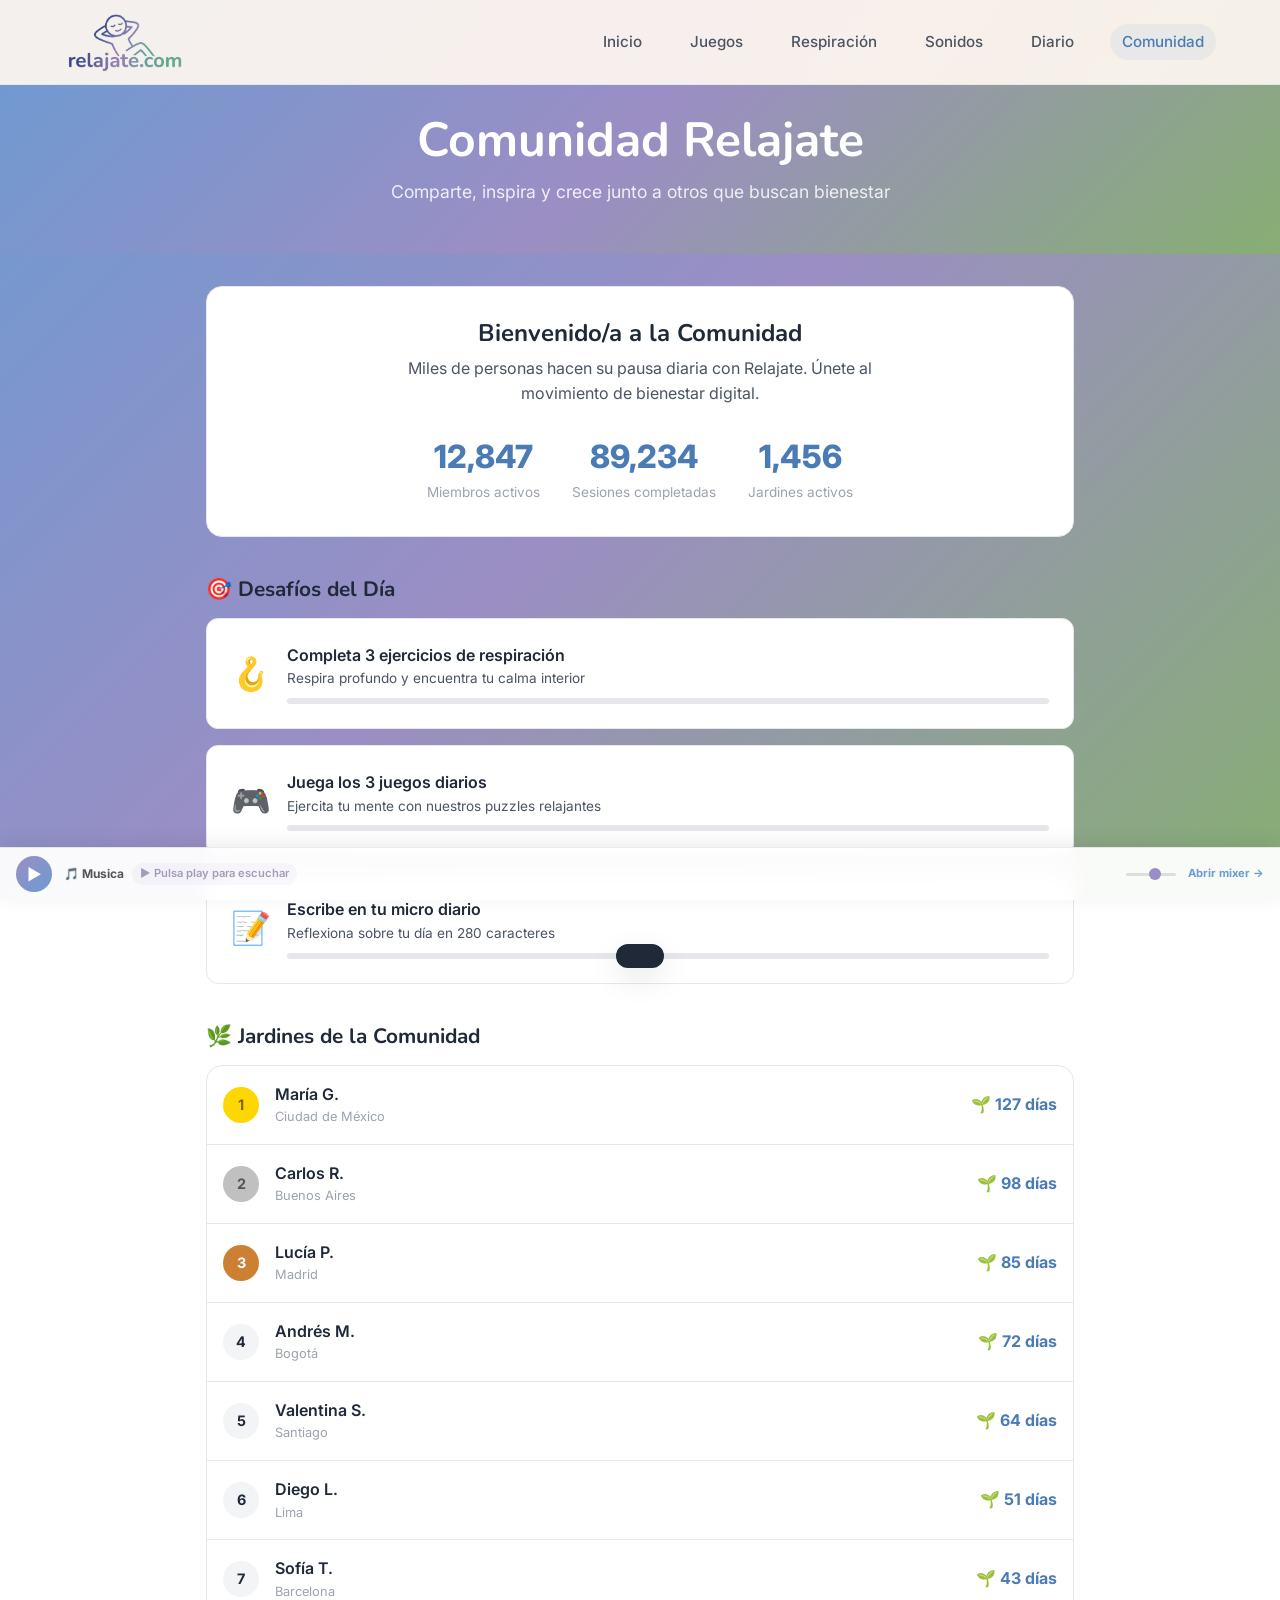
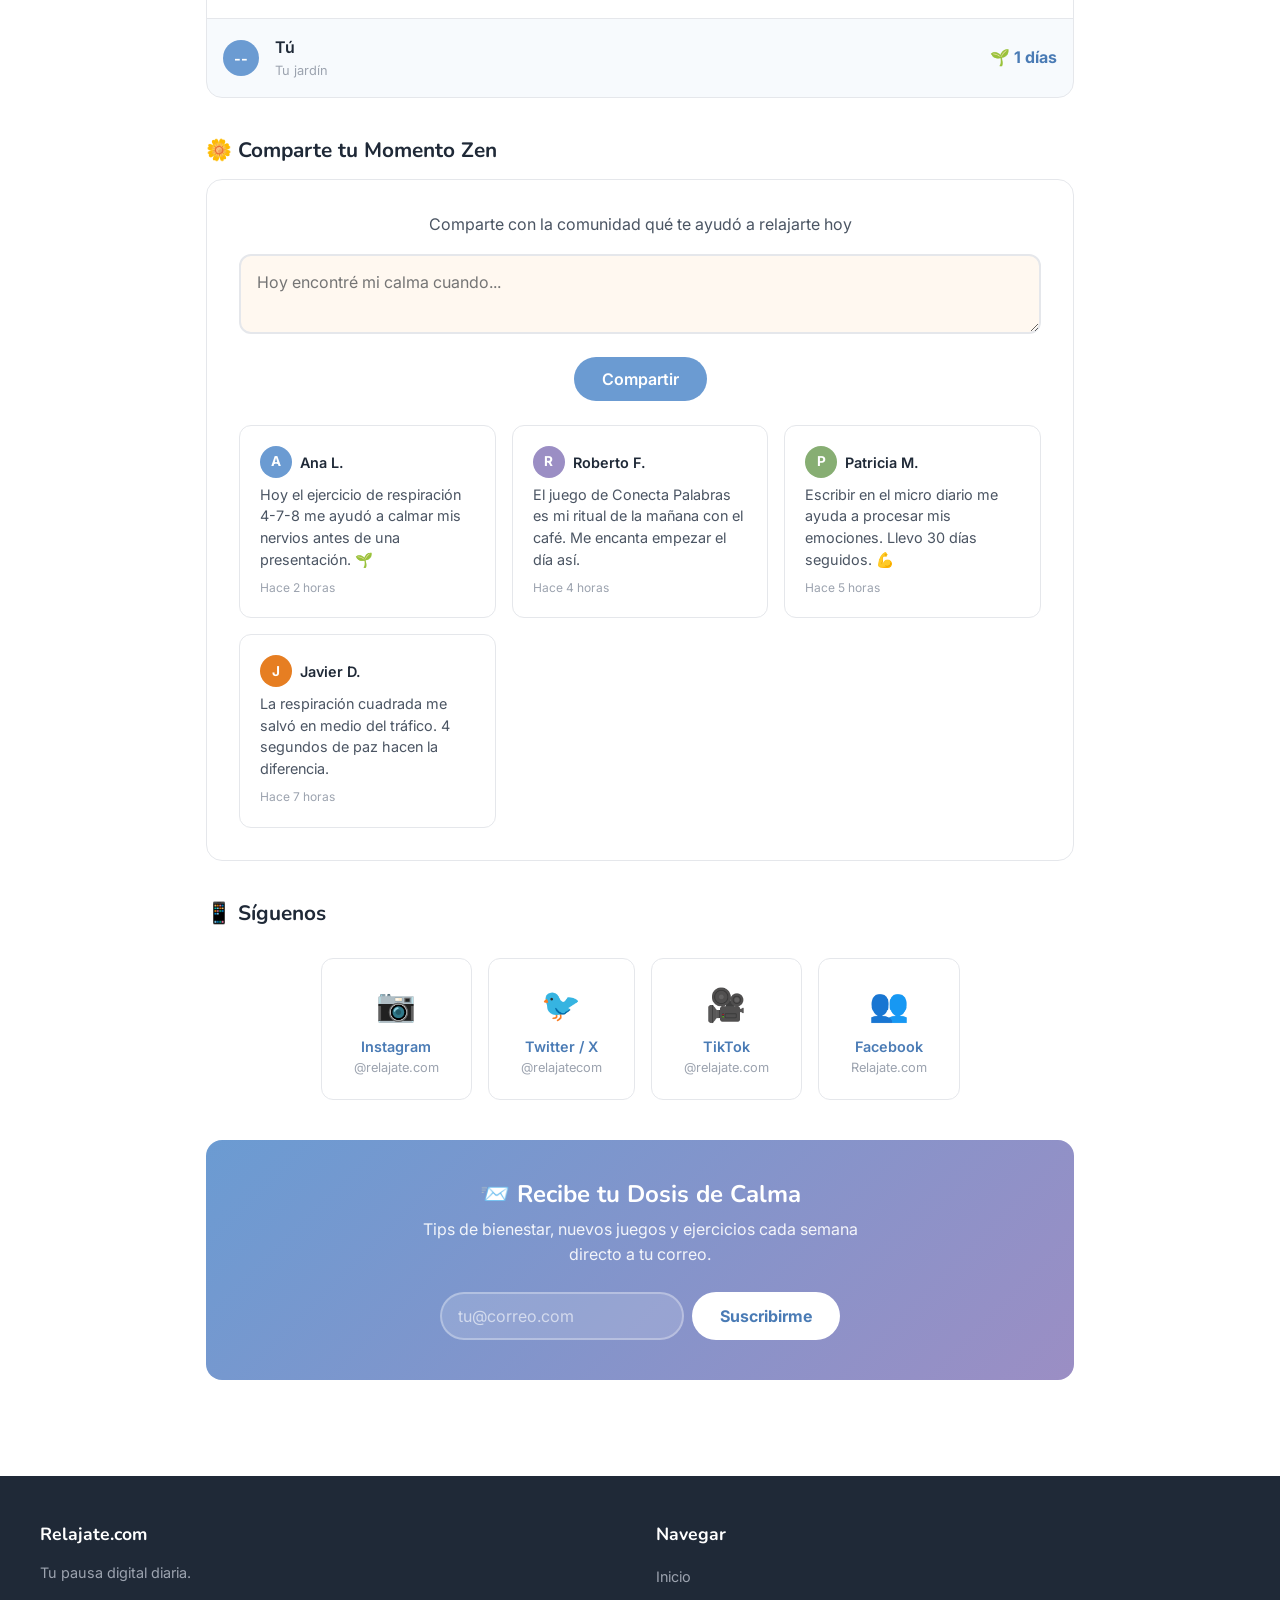
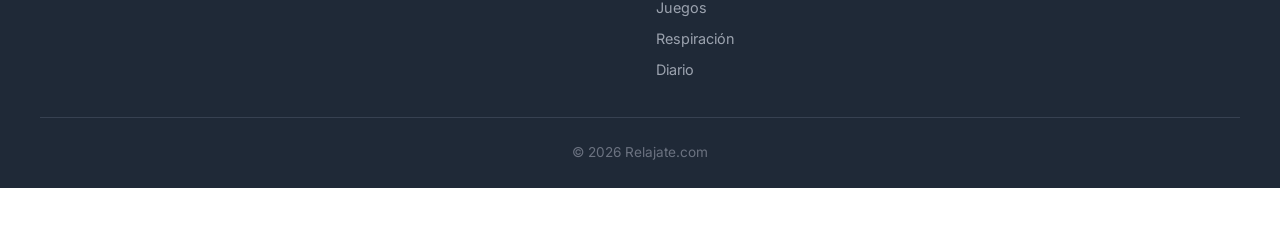
<file: community.html>
<!DOCTYPE html>
<html lang="es">
<head>
  <meta charset="UTF-8">
  <meta name="viewport" content="width=device-width, initial-scale=1.0">
  <title>Comunidad - Relajate.com</title>
  <meta name="description" content="&Uacute;nete a la comunidad Relajate. Desaf&iacute;os diarios, tabla de rachas y comparte tu momento zen.">
  <meta name="theme-color" content="#6B9BD2">
  <link rel="manifest" href="manifest.json">
  <link rel="stylesheet" href="styles.css?v=8">
  <style>
    .community-page { max-width: 900px; margin: 0 auto; padding: 2rem 1rem; }

    .community-hero {
      text-align: center; padding: 2rem; margin-bottom: 2rem;
      background: var(--bg-card); border-radius: var(--radius-lg);
      border: 1px solid var(--border-color);
    }
    .community-hero h2 { margin-bottom: 0.5rem; }
    .community-hero p { color: var(--text-secondary); max-width: 500px; margin: 0 auto 1.5rem; }
    .community-stats {
      display: flex; gap: 2rem; justify-content: center; flex-wrap: wrap;
    }
    .community-stat { text-align: center; }
    .community-stat .num { font-size: 2rem; font-weight: 800; color: var(--blue-dark); }
    .community-stat .label { font-size: 0.85rem; color: var(--text-muted); }

    .section-heading {
      display: flex; justify-content: space-between; align-items: center;
      margin-bottom: 1rem; margin-top: 2.5rem;
    }
    .section-heading h3 { font-size: 1.3rem; }

    .challenge-progress {
      height: 6px; background: var(--gray-200); border-radius: 3px;
      margin-top: 0.5rem; overflow: hidden;
    }
    .challenge-progress .fill {
      height: 100%; border-radius: 3px; transition: width var(--transition-slow);
    }

    .share-section {
      background: var(--bg-card); border-radius: var(--radius-lg);
      padding: 2rem; border: 1px solid var(--border-color); text-align: center;
    }
    .share-section textarea {
      width: 100%; min-height: 80px; padding: 1rem;
      border: 2px solid var(--border-color); border-radius: var(--radius-md);
      font-family: var(--font-body); font-size: 1rem; resize: vertical;
      background: var(--bg-primary); color: var(--text-primary);
      margin: 1rem 0;
    }
    .share-section textarea:focus { outline: none; border-color: var(--blue); }

    .shared-moments {
      display: grid; grid-template-columns: repeat(auto-fill, minmax(250px, 1fr));
      gap: 1rem; margin-top: 1.5rem; text-align: left;
    }
    .moment-card {
      background: var(--bg-card); border-radius: var(--radius-md);
      padding: 1.25rem; border: 1px solid var(--border-color);
    }
    .moment-card .user {
      font-weight: 600; font-size: 0.9rem; margin-bottom: 0.35rem;
      display: flex; align-items: center; gap: 0.5rem;
    }
    .moment-card .user .avatar {
      width: 32px; height: 32px; border-radius: 50%;
      display: flex; align-items: center; justify-content: center;
      font-size: 0.85rem; color: white; font-weight: 700;
    }
    .moment-card .moment-text {
      color: var(--text-secondary); font-size: 0.9rem; line-height: 1.5;
    }
    .moment-card .moment-time {
      font-size: 0.75rem; color: var(--text-muted); margin-top: 0.5rem;
    }

    .newsletter-section {
      background: linear-gradient(135deg, var(--blue), var(--lavender));
      border-radius: var(--radius-lg); padding: 2.5rem; text-align: center;
      color: white; margin-top: 2.5rem;
    }
    .newsletter-section h3 { font-size: 1.5rem; margin-bottom: 0.5rem; }
    .newsletter-section p { opacity: 0.9; margin-bottom: 1.5rem; max-width: 450px; margin-left: auto; margin-right: auto; }
    .newsletter-form {
      display: flex; gap: 0.5rem; max-width: 400px; margin: 0 auto;
      flex-wrap: wrap; justify-content: center;
    }
    .newsletter-form input {
      flex: 1; min-width: 200px; padding: 0.75rem 1rem;
      border: 2px solid rgba(255,255,255,0.3); border-radius: var(--radius-full);
      background: rgba(255,255,255,0.15); color: white; font-size: 1rem;
    }
    .newsletter-form input::placeholder { color: rgba(255,255,255,0.6); }
    .newsletter-form input:focus { outline: none; border-color: rgba(255,255,255,0.6); }
    .newsletter-form button {
      padding: 0.75rem 1.75rem; border-radius: var(--radius-full);
      background: white; color: var(--blue-dark); font-weight: 700;
      border: none; cursor: pointer; font-size: 1rem;
      transition: all var(--transition-fast);
    }
    .newsletter-form button:hover { transform: translateY(-2px); box-shadow: var(--shadow-md); }

    .social-grid {
      display: flex; gap: 1rem; justify-content: center; flex-wrap: wrap;
      margin-top: 2rem;
    }
    .social-card {
      background: var(--bg-card); border-radius: var(--radius-md);
      padding: 1.25rem 2rem; border: 1px solid var(--border-color);
      text-align: center; transition: all var(--transition-fast);
      cursor: pointer; min-width: 140px;
    }
    .social-card:hover { transform: translateY(-3px); box-shadow: var(--shadow-md); }
    .social-card .icon { font-size: 2rem; margin-bottom: 0.35rem; }
    .social-card .name { font-weight: 600; font-size: 0.9rem; }
    .social-card .handle { font-size: 0.8rem; color: var(--text-muted); }
  </style>
</head>
<body>
  <nav class="navbar">
    <div class="navbar-inner">
      <a href="index.html" class="navbar-logo"><img src="images/logo.png" alt="Relajate.com" class="navbar-logo-img"></a>
      <button class="navbar-toggle" id="navToggle" aria-label="Men&uacute;">&#9776;</button>
      <div class="navbar-links" id="navLinks">
        <a href="index.html">Inicio</a>
        <a href="games.html">Juegos</a>
        <a href="breathing.html">Respiraci&oacute;n</a>
        <a href="sonidos.html">Sonidos</a>
        <a href="journal.html">Diario</a>
        <a href="community.html" class="active">Comunidad</a>
      </div>
    </div>
  </nav>

  <div class="page-header">
    <h1>Comunidad Relajate</h1>
    <p>Comparte, inspira y crece junto a otros que buscan bienestar</p>
  </div>

  <div class="community-page">
    <!-- Community Overview -->
    <div class="community-hero">
      <h2>Bienvenido/a a la Comunidad</h2>
      <p>Miles de personas hacen su pausa diaria con Relajate. &Uacute;nete al movimiento de bienestar digital.</p>
      <div class="community-stats">
        <div class="community-stat">
          <div class="num">12,847</div>
          <div class="label">Miembros activos</div>
        </div>
        <div class="community-stat">
          <div class="num">89,234</div>
          <div class="label">Sesiones completadas</div>
        </div>
        <div class="community-stat">
          <div class="num">1,456</div>
          <div class="label">Jardines activos</div>
        </div>
      </div>
    </div>

    <!-- Daily Challenges -->
    <div class="section-heading">
      <h3>&#127919; Desaf&iacute;os del D&iacute;a</h3>
    </div>

    <div class="challenge-card">
      <div class="challenge-icon">&#129693;</div>
      <div style="flex:1;">
        <div style="font-weight:600;">Completa 3 ejercicios de respiraci&oacute;n</div>
        <div style="font-size:0.85rem;color:var(--text-secondary);">Respira profundo y encuentra tu calma interior</div>
        <div class="challenge-progress"><div class="fill" id="breathChallenge" style="width:0%;background:var(--lavender);"></div></div>
      </div>
    </div>

    <div class="challenge-card">
      <div class="challenge-icon">&#127918;</div>
      <div style="flex:1;">
        <div style="font-weight:600;">Juega los 3 juegos diarios</div>
        <div style="font-size:0.85rem;color:var(--text-secondary);">Ejercita tu mente con nuestros puzzles relajantes</div>
        <div class="challenge-progress"><div class="fill" id="gameChallenge" style="width:0%;background:var(--blue);"></div></div>
      </div>
    </div>

    <div class="challenge-card">
      <div class="challenge-icon">&#128221;</div>
      <div style="flex:1;">
        <div style="font-weight:600;">Escribe en tu micro diario</div>
        <div style="font-size:0.85rem;color:var(--text-secondary);">Reflexiona sobre tu d&iacute;a en 280 caracteres</div>
        <div class="challenge-progress"><div class="fill" id="journalChallenge" style="width:0%;background:var(--sage);"></div></div>
      </div>
    </div>

    <!-- Leaderboard -->
    <div class="section-heading">
      <h3>&#127807; Jardines de la Comunidad</h3>
    </div>

    <div style="background:var(--bg-card);border-radius:var(--radius-lg);border:1px solid var(--border-color);overflow:hidden;">
      <div class="leaderboard-item">
        <div class="leaderboard-rank gold">1</div>
        <div style="flex:1;">
          <div style="font-weight:600;">Mar&iacute;a G.</div>
          <div style="font-size:0.8rem;color:var(--text-muted);">Ciudad de M&eacute;xico</div>
        </div>
        <div style="font-weight:700;color:var(--blue-dark);">🌱 127 d&iacute;as</div>
      </div>
      <div class="leaderboard-item">
        <div class="leaderboard-rank silver">2</div>
        <div style="flex:1;">
          <div style="font-weight:600;">Carlos R.</div>
          <div style="font-size:0.8rem;color:var(--text-muted);">Buenos Aires</div>
        </div>
        <div style="font-weight:700;color:var(--blue-dark);">🌱 98 d&iacute;as</div>
      </div>
      <div class="leaderboard-item">
        <div class="leaderboard-rank bronze">3</div>
        <div style="flex:1;">
          <div style="font-weight:600;">Luc&iacute;a P.</div>
          <div style="font-size:0.8rem;color:var(--text-muted);">Madrid</div>
        </div>
        <div style="font-weight:700;color:var(--blue-dark);">🌱 85 d&iacute;as</div>
      </div>
      <div class="leaderboard-item">
        <div class="leaderboard-rank">4</div>
        <div style="flex:1;">
          <div style="font-weight:600;">Andr&eacute;s M.</div>
          <div style="font-size:0.8rem;color:var(--text-muted);">Bogot&aacute;</div>
        </div>
        <div style="font-weight:700;color:var(--blue-dark);">🌱 72 d&iacute;as</div>
      </div>
      <div class="leaderboard-item">
        <div class="leaderboard-rank">5</div>
        <div style="flex:1;">
          <div style="font-weight:600;">Valentina S.</div>
          <div style="font-size:0.8rem;color:var(--text-muted);">Santiago</div>
        </div>
        <div style="font-weight:700;color:var(--blue-dark);">🌱 64 d&iacute;as</div>
      </div>
      <div class="leaderboard-item">
        <div class="leaderboard-rank">6</div>
        <div style="flex:1;">
          <div style="font-weight:600;">Diego L.</div>
          <div style="font-size:0.8rem;color:var(--text-muted);">Lima</div>
        </div>
        <div style="font-weight:700;color:var(--blue-dark);">🌱 51 d&iacute;as</div>
      </div>
      <div class="leaderboard-item">
        <div class="leaderboard-rank">7</div>
        <div style="flex:1;">
          <div style="font-weight:600;">Sof&iacute;a T.</div>
          <div style="font-size:0.8rem;color:var(--text-muted);">Barcelona</div>
        </div>
        <div style="font-weight:700;color:var(--blue-dark);">🌱 43 d&iacute;as</div>
      </div>
      <div class="leaderboard-item" id="userRank" style="background:rgba(107,155,210,0.05);">
        <div class="leaderboard-rank" style="background:var(--blue);color:white;">--</div>
        <div style="flex:1;">
          <div style="font-weight:600;">T&uacute;</div>
          <div style="font-size:0.8rem;color:var(--text-muted);">Tu jard&iacute;n</div>
        </div>
        <div style="font-weight:700;color:var(--blue-dark);" id="userStreakDisplay">🌱 0 d&iacute;as</div>
      </div>
    </div>

    <!-- Share Your Zen Moment -->
    <div class="section-heading">
      <h3>&#127804; Comparte tu Momento Zen</h3>
    </div>

    <div class="share-section">
      <p style="color:var(--text-secondary);">Comparte con la comunidad qu&eacute; te ayud&oacute; a relajarte hoy</p>
      <textarea id="zenMoment" placeholder="Hoy encontr&eacute; mi calma cuando..." maxlength="200"></textarea>
      <button class="btn btn-solid" id="shareZenBtn">Compartir</button>

      <div class="shared-moments" id="sharedMoments">
        <div class="moment-card">
          <div class="user">
            <div class="avatar" style="background:var(--blue);">A</div>
            Ana L.
          </div>
          <div class="moment-text">Hoy el ejercicio de respiraci&oacute;n 4-7-8 me ayud&oacute; a calmar mis nervios antes de una presentaci&oacute;n. &#127793;</div>
          <div class="moment-time">Hace 2 horas</div>
        </div>
        <div class="moment-card">
          <div class="user">
            <div class="avatar" style="background:var(--lavender);">R</div>
            Roberto F.
          </div>
          <div class="moment-text">El juego de Conecta Palabras es mi ritual de la ma&ntilde;ana con el caf&eacute;. Me encanta empezar el d&iacute;a as&iacute;.</div>
          <div class="moment-time">Hace 4 horas</div>
        </div>
        <div class="moment-card">
          <div class="user">
            <div class="avatar" style="background:var(--sage);">P</div>
            Patricia M.
          </div>
          <div class="moment-text">Escribir en el micro diario me ayuda a procesar mis emociones. Llevo 30 d&iacute;as seguidos. &#128170;</div>
          <div class="moment-time">Hace 5 horas</div>
        </div>
        <div class="moment-card">
          <div class="user">
            <div class="avatar" style="background:#e67e22;">J</div>
            Javier D.
          </div>
          <div class="moment-text">La respiraci&oacute;n cuadrada me salv&oacute; en medio del tr&aacute;fico. 4 segundos de paz hacen la diferencia.</div>
          <div class="moment-time">Hace 7 horas</div>
        </div>
      </div>
    </div>

    <!-- Social Links -->
    <div class="section-heading">
      <h3>&#128241; S&iacute;guenos</h3>
    </div>

    <div class="social-grid">
      <a href="#" class="social-card">
        <div class="icon">&#128247;</div>
        <div class="name">Instagram</div>
        <div class="handle">@relajate.com</div>
      </a>
      <a href="#" class="social-card">
        <div class="icon">&#128038;</div>
        <div class="name">Twitter / X</div>
        <div class="handle">@relajatecom</div>
      </a>
      <a href="#" class="social-card">
        <div class="icon">&#127909;</div>
        <div class="name">TikTok</div>
        <div class="handle">@relajate.com</div>
      </a>
      <a href="#" class="social-card">
        <div class="icon">&#128101;</div>
        <div class="name">Facebook</div>
        <div class="handle">Relajate.com</div>
      </a>
    </div>

    <!-- Newsletter -->
    <div class="newsletter-section">
      <h3>&#128232; Recibe tu Dosis de Calma</h3>
      <p>Tips de bienestar, nuevos juegos y ejercicios cada semana directo a tu correo.</p>
      <div class="newsletter-form">
        <input type="email" id="emailInput" placeholder="tu@correo.com">
        <button id="subscribeBtn">Suscribirme</button>
      </div>
      <div id="subscribeMsg" style="margin-top:0.75rem;font-size:0.9rem;display:none;"></div>
    </div>
  </div>

  <div class="toast" id="toast"></div>

  <footer class="footer">
    <div class="footer-inner">
      <div>
        <h4>Relajate.com</h4>
        <p style="font-size:0.9rem;color:var(--gray-400);">Tu pausa digital diaria.</p>
      </div>
      <div>
        <h4>Navegar</h4>
        <a href="index.html">Inicio</a>
        <a href="games.html">Juegos</a>
        <a href="breathing.html">Respiraci&oacute;n</a>
        <a href="journal.html">Diario</a>
      </div>
    </div>
    <div class="footer-bottom">&copy; 2026 Relajate.com</div>
  </footer>

<script>
// Nav
document.getElementById('navToggle').addEventListener('click', () => {
  document.getElementById('navLinks').classList.toggle('open');
});

function showToast(msg) {
  const t = document.getElementById('toast');
  t.textContent = msg;
  t.classList.add('show');
  setTimeout(() => t.classList.remove('show'), 2500);
}

// Load challenge progress
function loadProgress() {
  const breathSessions = parseInt(localStorage.getItem('relajate_breath_sessions') || '0');
  const gamesCompleted = parseInt(localStorage.getItem('relajate_games_completed') || '0');
  const entries = JSON.parse(localStorage.getItem('relajate_journal_entries') || '[]');
  const today = new Date().toISOString().split('T')[0];
  const hasJournal = entries.some(e => e.date === today);

  document.getElementById('breathChallenge').style.width = Math.min(breathSessions / 3 * 100, 100) + '%';
  document.getElementById('gameChallenge').style.width = Math.min(gamesCompleted / 3 * 100, 100) + '%';
  document.getElementById('journalChallenge').style.width = hasJournal ? '100%' : '0%';

  // User garden
  const garden = JSON.parse(localStorage.getItem('relajate_garden') || '{"total":0}');
  document.getElementById('userStreakDisplay').innerHTML = '🌱 ' + garden.total + ' d\u00edas';
}
loadProgress();

// Share zen moment
document.getElementById('shareZenBtn').addEventListener('click', () => {
  const text = document.getElementById('zenMoment').value.trim();
  if (!text) {
    showToast('Escribe algo para compartir');
    return;
  }

  const container = document.getElementById('sharedMoments');
  const card = document.createElement('div');
  card.className = 'moment-card';
  card.style.animation = 'fadeInUp 0.4s ease';
  card.innerHTML = `
    <div class="user">
      <div class="avatar" style="background:var(--blue-dark);">T</div>
      T\u00fa
    </div>
    <div class="moment-text">${text}</div>
    <div class="moment-time">Ahora mismo</div>
  `;
  container.insertBefore(card, container.firstChild);
  document.getElementById('zenMoment').value = '';
  showToast('\u00a1Momento zen compartido!');
});

// Newsletter
document.getElementById('subscribeBtn').addEventListener('click', () => {
  const email = document.getElementById('emailInput').value.trim();
  if (!email || !email.includes('@')) {
    showToast('Ingresa un correo v\u00e1lido');
    return;
  }
  const msg = document.getElementById('subscribeMsg');
  msg.style.display = 'block';
  msg.textContent = '\u00a1Gracias! Te enviamos un correo de confirmaci\u00f3n.';
  document.getElementById('emailInput').value = '';
  showToast('\u00a1Suscripci\u00f3n exitosa!');
});
</script>
<script src="mini-player.js"></script>
</body>
</html>
</file>
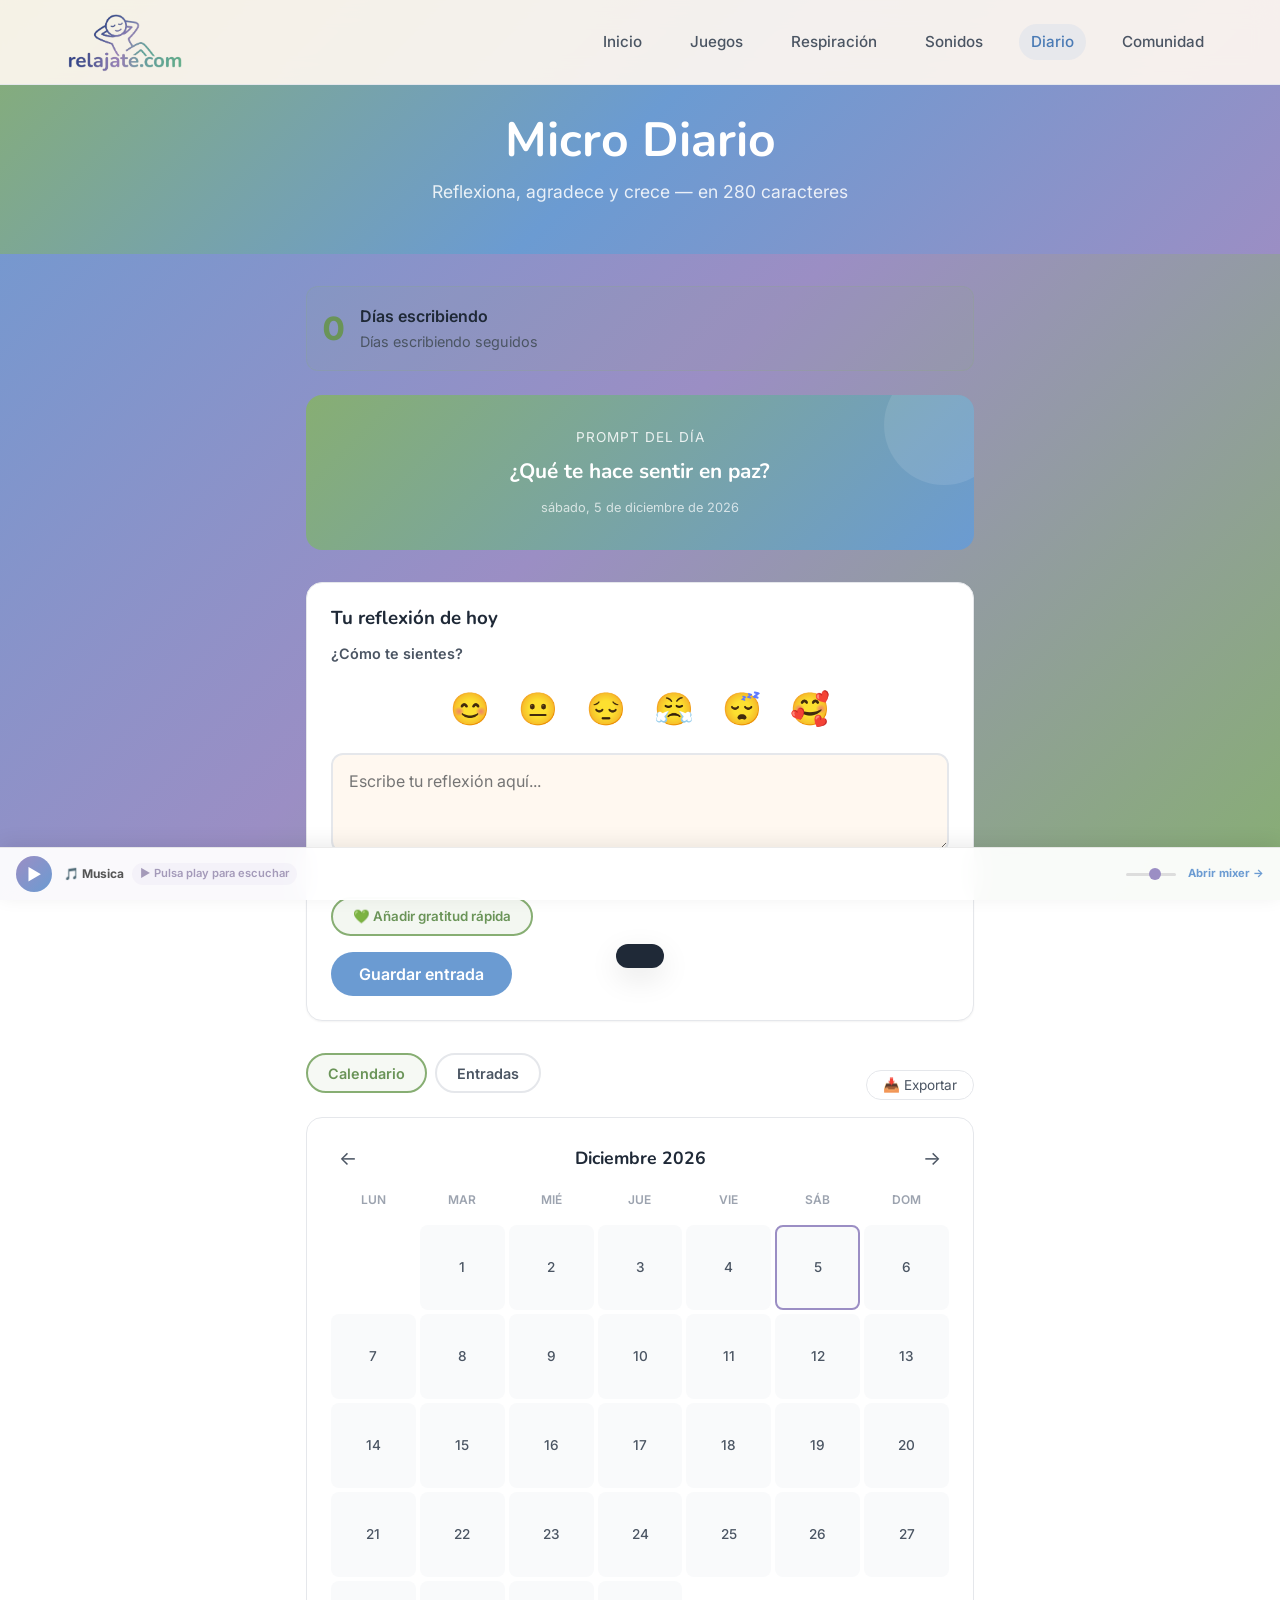
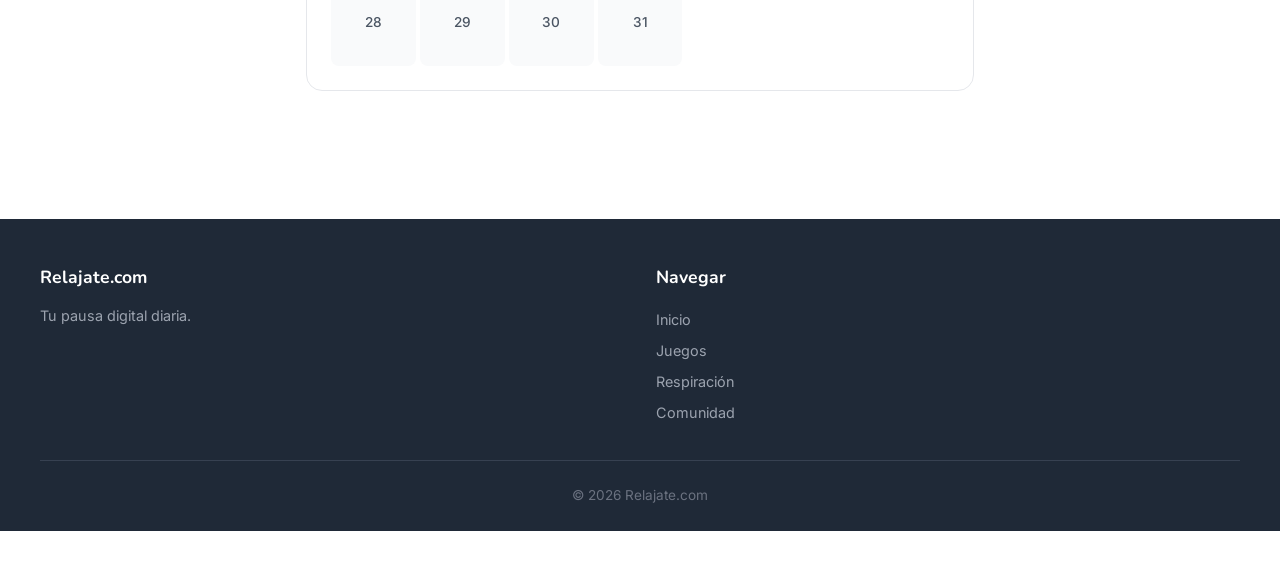
<file: journal.html>
<!DOCTYPE html>
<html lang="es">
<head>
  <meta charset="UTF-8">
  <meta name="viewport" content="width=device-width, initial-scale=1.0">
  <title>Micro Diario - Relajate.com</title>
  <meta name="description" content="Tu micro diario personal. Reflexiona en 280 caracteres, registra tu estado de &aacute;nimo y construye el h&aacute;bito de la gratitud diaria.">
  <meta name="theme-color" content="#87AE73">
  <link rel="manifest" href="manifest.json">
  <link rel="stylesheet" href="styles.css?v=8">
  <style>
    .journal-page { max-width: 700px; margin: 0 auto; padding: 2rem 1rem; }
    .prompt-card {
      background: linear-gradient(135deg, var(--sage), var(--blue));
      border-radius: var(--radius-lg); padding: 2rem; color: white;
      text-align: center; margin-bottom: 2rem; position: relative; overflow: hidden;
    }
    .prompt-card::before {
      content: ''; position: absolute; top: -30px; right: -30px;
      width: 120px; height: 120px; border-radius: 50%;
      background: rgba(255,255,255,0.1);
    }
    .prompt-card .prompt-label {
      font-size: 0.85rem; opacity: 0.85; margin-bottom: 0.5rem;
      text-transform: uppercase; letter-spacing: 1px;
    }
    .prompt-card .prompt-text {
      font-size: 1.3rem; font-weight: 700; font-family: var(--font-heading);
      line-height: 1.4;
    }
    .prompt-card .prompt-date {
      font-size: 0.8rem; opacity: 0.7; margin-top: 0.75rem;
    }

    .entry-form {
      background: var(--bg-card); border-radius: var(--radius-lg);
      padding: 1.5rem; border: 1px solid var(--border-color);
      box-shadow: var(--shadow-sm); margin-bottom: 2rem;
    }

    .gratitude-btn {
      display: flex; align-items: center; gap: 0.5rem;
      background: rgba(135,174,115,0.1); border: 2px solid var(--sage);
      border-radius: var(--radius-full); padding: 0.6rem 1.25rem;
      color: var(--sage-dark); font-weight: 600; cursor: pointer;
      transition: all var(--transition-fast); margin: 0.75rem 0;
    }
    .gratitude-btn:hover { background: rgba(135,174,115,0.2); }

    .journal-tabs {
      display: flex; gap: 0.5rem; margin-bottom: 1.5rem;
    }
    .journal-tab {
      padding: 0.6rem 1.25rem; border-radius: var(--radius-full);
      border: 2px solid var(--border-color); background: var(--bg-card);
      font-weight: 600; color: var(--text-secondary); cursor: pointer;
      transition: all var(--transition-fast); font-size: 0.9rem;
    }
    .journal-tab:hover, .journal-tab.active {
      border-color: var(--sage); color: var(--sage-dark);
      background: rgba(135,174,115,0.08);
    }

    .calendar-section {
      background: var(--bg-card); border-radius: var(--radius-lg);
      padding: 1.5rem; border: 1px solid var(--border-color); margin-bottom: 2rem;
    }
    .calendar-nav {
      display: flex; justify-content: space-between; align-items: center;
      margin-bottom: 1rem;
    }
    .calendar-nav h4 { font-size: 1.1rem; }
    .calendar-nav button {
      background: none; border: none; font-size: 1.2rem; cursor: pointer;
      color: var(--text-secondary); padding: 0.25rem 0.5rem;
      border-radius: var(--radius-sm); transition: background var(--transition-fast);
    }
    .calendar-nav button:hover { background: var(--gray-100); }

    .entries-list { margin-top: 1rem; }
    .no-entries {
      text-align: center; padding: 2rem; color: var(--text-muted);
      font-style: italic;
    }

    .entry-detail-overlay {
      position: fixed; inset: 0; background: rgba(0,0,0,0.5);
      display: flex; align-items: center; justify-content: center;
      z-index: 2000; padding: 1rem;
    }
    .entry-detail {
      background: var(--bg-card); border-radius: var(--radius-lg);
      padding: 2rem; max-width: 480px; width: 100%; box-shadow: var(--shadow-xl);
      animation: fadeInUp 0.3s ease;
    }

    .streak-info {
      display: flex; align-items: center; gap: 1rem;
      background: rgba(135,174,115,0.08); border: 1px solid rgba(135,174,115,0.2);
      border-radius: var(--radius-md); padding: 1rem; margin-bottom: 1.5rem;
    }
    .streak-info .streak-num {
      font-size: 2rem; font-weight: 800; color: var(--sage-dark);
    }
    .streak-info .streak-label {
      font-size: 0.9rem; color: var(--text-secondary);
    }

    .export-btn {
      display: inline-flex; align-items: center; gap: 0.5rem;
      color: var(--text-secondary); font-size: 0.85rem; background: none;
      border: 1px solid var(--border-color); border-radius: var(--radius-full);
      padding: 0.4rem 1rem; cursor: pointer; transition: all var(--transition-fast);
    }
    .export-btn:hover { border-color: var(--blue); color: var(--blue-dark); }
  </style>
</head>
<body>
  <nav class="navbar">
    <div class="navbar-inner">
      <a href="index.html" class="navbar-logo"><img src="images/logo.png" alt="Relajate.com" class="navbar-logo-img"></a>
      <button class="navbar-toggle" id="navToggle" aria-label="Men&uacute;">&#9776;</button>
      <div class="navbar-links" id="navLinks">
        <a href="index.html">Inicio</a>
        <a href="games.html">Juegos</a>
        <a href="breathing.html">Respiraci&oacute;n</a>
        <a href="sonidos.html">Sonidos</a>
        <a href="journal.html" class="active">Diario</a>
        <a href="community.html">Comunidad</a>
      </div>
    </div>
  </nav>

  <div class="page-header" style="background:linear-gradient(135deg,#87AE73 0%,#6B9BD2 50%,#9B8EC4 100%);">
    <h1>Micro Diario</h1>
    <p>Reflexiona, agradece y crece &mdash; en 280 caracteres</p>
  </div>

  <div class="journal-page">
    <!-- Streak -->
    <div class="streak-info">
      <div>
        <div class="streak-num" id="journalStreak">0</div>
      </div>
      <div>
        <div style="font-weight:600;color:var(--text-primary);">D&iacute;as escribiendo</div>
        <div class="streak-label">D&iacute;as escribiendo seguidos</div>
      </div>
    </div>

    <!-- Daily Prompt -->
    <div class="prompt-card">
      <div class="prompt-label">Prompt del d&iacute;a</div>
      <div class="prompt-text" id="dailyPrompt"></div>
      <div class="prompt-date" id="promptDate"></div>
    </div>

    <!-- Entry Form -->
    <div class="entry-form" id="entryForm">
      <h3 style="margin-bottom:0.75rem;">Tu reflexi&oacute;n de hoy</h3>

      <label style="font-weight:600;font-size:0.9rem;color:var(--text-secondary);display:block;margin-bottom:0.5rem;">
        &iquest;C&oacute;mo te sientes?
      </label>
      <div class="mood-selector" id="moodSelector">
        <button class="mood-btn" data-mood="happy" title="Feliz">&#128522;</button>
        <button class="mood-btn" data-mood="neutral" title="Normal">&#128528;</button>
        <button class="mood-btn" data-mood="sad" title="Triste">&#128532;</button>
        <button class="mood-btn" data-mood="angry" title="Frustrado/a">&#128548;</button>
        <button class="mood-btn" data-mood="tired" title="Cansado/a">&#128564;</button>
        <button class="mood-btn" data-mood="loved" title="Agradecido/a">&#129392;</button>
      </div>

      <textarea class="journal-input" id="journalText" placeholder="Escribe tu reflexi&oacute;n aqu&iacute;..." maxlength="280"></textarea>
      <div class="char-counter" id="charCounter">0 / 280</div>

      <button class="gratitude-btn" id="gratitudeBtn">&#128154; A&ntilde;adir gratitud r&aacute;pida</button>

      <div style="display:flex;gap:0.75rem;margin-top:1rem;">
        <button class="btn btn-solid" id="saveEntryBtn">Guardar entrada</button>
      </div>

      <div id="savedMsg" style="display:none;text-align:center;margin-top:1rem;color:var(--sage-dark);font-weight:600;"></div>
    </div>

    <!-- Tabs -->
    <div style="display:flex;justify-content:space-between;align-items:center;flex-wrap:wrap;gap:0.5rem;">
      <div class="journal-tabs">
        <button class="journal-tab active" data-view="calendar">Calendario</button>
        <button class="journal-tab" data-view="list">Entradas</button>
      </div>
      <button class="export-btn" id="exportBtn">&#128229; Exportar</button>
    </div>

    <!-- Calendar View -->
    <div id="calendarView" class="calendar-section">
      <div class="calendar-nav">
        <button id="prevMonth">&larr;</button>
        <h4 id="calendarTitle"></h4>
        <button id="nextMonth">&rarr;</button>
      </div>
      <div class="calendar-header-row">
        <span>Lun</span><span>Mar</span><span>Mi&eacute;</span><span>Jue</span>
        <span>Vie</span><span>S&aacute;b</span><span>Dom</span>
      </div>
      <div class="calendar-grid" id="calendarGrid"></div>
    </div>

    <!-- List View -->
    <div id="listView" style="display:none;">
      <div class="entries-list" id="entriesList"></div>
    </div>
  </div>

  <!-- Entry detail overlay -->
  <div id="entryOverlay" style="display:none;"></div>

  <div class="toast" id="toast"></div>

  <footer class="footer">
    <div class="footer-inner">
      <div>
        <h4>Relajate.com</h4>
        <p style="font-size:0.9rem;color:var(--gray-400);">Tu pausa digital diaria.</p>
      </div>
      <div>
        <h4>Navegar</h4>
        <a href="index.html">Inicio</a>
        <a href="games.html">Juegos</a>
        <a href="breathing.html">Respiraci&oacute;n</a>
        <a href="community.html">Comunidad</a>
      </div>
    </div>
    <div class="footer-bottom">&copy; 2026 Relajate.com</div>
  </footer>

<script>
// Nav
document.getElementById('navToggle').addEventListener('click', () => {
  document.getElementById('navLinks').classList.toggle('open');
});

function showToast(msg) {
  const t = document.getElementById('toast');
  t.textContent = msg;
  t.classList.add('show');
  setTimeout(() => t.classList.remove('show'), 2500);
}

// ==================== PROMPTS ====================
const prompts = [
  '\u00bfQu\u00e9 te hizo sonre\u00edr hoy?',
  'Describe tu momento favorito del d\u00eda.',
  '\u00bfPor qu\u00e9 est\u00e1s agradecido/a hoy?',
  '\u00bfQu\u00e9 aprendiste hoy sobre ti mismo/a?',
  'Si pudieras revivir un momento de hoy, \u00bfcu\u00e1l ser\u00eda?',
  '\u00bfQu\u00e9 te dio energ\u00eda hoy?',
  'Describe algo hermoso que viste hoy.',
  '\u00bfQu\u00e9 har\u00edas diferente ma\u00f1ana?',
  '\u00bfQui\u00e9n te hizo sentir especial hoy?',
  'Escribe una cosa que te haga feliz ahora mismo.',
  '\u00bfQu\u00e9 peque\u00f1o logro celebras hoy?',
  '\u00bfC\u00f3mo cuidaste tu bienestar hoy?',
  'Describe c\u00f3mo te sientes en este momento con una palabra.',
  '\u00bfQu\u00e9 consejo le dar\u00edas a tu yo de esta ma\u00f1ana?',
  'Menciona tres cosas buenas de tu d\u00eda.',
  '\u00bfQu\u00e9 te inspir\u00f3 hoy?',
  '\u00bfQu\u00e9 es lo m\u00e1s amable que hiciste o recibiste hoy?',
  'Si tu d\u00eda fuera una canci\u00f3n, \u00bfcu\u00e1l ser\u00eda?',
  '\u00bfQu\u00e9 te gustar\u00eda soltar o dejar ir?',
  '\u00bfQu\u00e9 te hace sentir en paz?',
  'Describe un sonido que te relaj\u00f3 hoy.',
  '\u00bfQu\u00e9 comida disfrutaste m\u00e1s hoy?',
  '\u00bfQu\u00e9 palabra describe mejor tu semana?',
  'Escribe algo que esperas con ilusi\u00f3n.',
  '\u00bfQu\u00e9 habilidad te gustar\u00eda desarrollar?',
  '\u00bfCu\u00e1l fue tu pensamiento m\u00e1s positivo hoy?',
  'Describe tu lugar seguro ideal.',
  '\u00bfQu\u00e9 relaci\u00f3n valoras m\u00e1s y por qu\u00e9?',
  '\u00bfQu\u00e9 te hace \u00fanico/a?',
  'Si pudieras enviar un mensaje al futuro, \u00bfqu\u00e9 dir\u00eda?',
  '\u00bfQu\u00e9 momento de calma tuviste hoy?',
  '\u00bfQu\u00e9 color representa tu d\u00eda y por qu\u00e9?',
  'Describe algo por lo que sientes curiosidad.',
  '\u00bfC\u00f3mo te gustar\u00eda sentirte ma\u00f1ana?',
  '\u00bfQu\u00e9 peque\u00f1a aventura viviste hoy?'
];

const moodEmojis = {
  happy: '\ud83d\ude0a',
  neutral: '\ud83d\ude10',
  sad: '\ud83d\ude14',
  angry: '\ud83d\ude24',
  tired: '\ud83d\ude34',
  loved: '\ud83e\udd70'
};
const moodColors = {
  happy: '#f59e0b',
  neutral: '#6b9bd2',
  sad: '#9b8ec4',
  angry: '#ef4444',
  tired: '#94a3b8',
  loved: '#ec4899'
};

const gratitudes = [
  'Agradezco mi salud.',
  'Agradezco a mi familia.',
  'Agradezco este momento de paz.',
  'Agradezco poder respirar con calma.',
  'Agradezco las peque\u00f1as cosas.',
  'Agradezco un nuevo d\u00eda.',
  'Agradezco la naturaleza.',
  'Agradezco las personas que me rodean.',
  'Agradezco poder aprender cada d\u00eda.',
  'Agradezco este espacio para reflexionar.'
];

// ==================== STATE ====================
let selectedMood = null;
let calendarMonth, calendarYear;

function getToday() { return new Date().toISOString().split('T')[0]; }
function getDayIndex() {
  const now = new Date();
  const start = new Date(2024, 0, 1);
  return Math.floor((now - start) / 86400000);
}

function getEntries() {
  return JSON.parse(localStorage.getItem('relajate_journal_entries') || '[]');
}
function saveEntries(entries) {
  localStorage.setItem('relajate_journal_entries', JSON.stringify(entries));
}

// ==================== INIT ====================
function init() {
  // Daily prompt
  const dayIdx = getDayIndex();
  const prompt = prompts[dayIdx % prompts.length];
  document.getElementById('dailyPrompt').textContent = prompt;

  const now = new Date();
  const options = { weekday: 'long', year: 'numeric', month: 'long', day: 'numeric' };
  document.getElementById('promptDate').textContent = now.toLocaleDateString('es-ES', options);

  calendarMonth = now.getMonth();
  calendarYear = now.getFullYear();

  // Check if already wrote today
  const entries = getEntries();
  const todayEntry = entries.find(e => e.date === getToday());
  if (todayEntry) {
    showSavedState(todayEntry);
  }

  updateStreak();
  renderCalendar();
  renderEntries();

  // Char counter
  document.getElementById('journalText').addEventListener('input', updateCharCounter);
}

function updateCharCounter() {
  const text = document.getElementById('journalText');
  const counter = document.getElementById('charCounter');
  const len = text.value.length;
  counter.textContent = `${len} / 280`;
  counter.className = 'char-counter' + (len > 250 ? (len > 270 ? ' danger' : ' warning') : '');
}

// ==================== MOOD ====================
document.querySelectorAll('.mood-btn').forEach(btn => {
  btn.addEventListener('click', () => {
    document.querySelectorAll('.mood-btn').forEach(b => b.classList.remove('selected'));
    btn.classList.add('selected');
    selectedMood = btn.dataset.mood;
  });
});

// ==================== GRATITUDE ====================
document.getElementById('gratitudeBtn').addEventListener('click', () => {
  const textarea = document.getElementById('journalText');
  const g = gratitudes[Math.floor(Math.random() * gratitudes.length)];
  const newVal = textarea.value ? textarea.value + ' ' + g : g;
  if (newVal.length <= 280) {
    textarea.value = newVal;
    updateCharCounter();
    showToast('\u00a1Gratitud a\u00f1adida!');
  } else {
    showToast('No hay espacio suficiente');
  }
});

// ==================== SAVE ====================
document.getElementById('saveEntryBtn').addEventListener('click', () => {
  const text = document.getElementById('journalText').value.trim();
  if (!text) {
    showToast('Escribe algo antes de guardar');
    return;
  }
  if (!selectedMood) {
    showToast('Selecciona tu estado de \u00e1nimo');
    return;
  }

  const entries = getEntries();
  const today = getToday();

  // Remove existing entry for today if any
  const idx = entries.findIndex(e => e.date === today);
  if (idx >= 0) entries.splice(idx, 1);

  const entry = {
    date: today,
    text: text,
    mood: selectedMood,
    prompt: document.getElementById('dailyPrompt').textContent,
    timestamp: new Date().toISOString()
  };

  entries.push(entry);
  saveEntries(entries);

  showSavedState(entry);
  updateStreak();
  renderCalendar();
  renderEntries();
  showToast('\u00a1Entrada guardada!');
});

function showSavedState(entry) {
  const msg = document.getElementById('savedMsg');
  msg.style.display = 'block';
  msg.innerHTML = `${moodEmojis[entry.mood]} Entrada guardada &mdash; <em>"${entry.text.substring(0, 50)}${entry.text.length > 50 ? '...' : ''}"</em>`;

  document.getElementById('journalText').value = entry.text;
  selectedMood = entry.mood;
  document.querySelectorAll('.mood-btn').forEach(b => {
    b.classList.toggle('selected', b.dataset.mood === entry.mood);
  });
  updateCharCounter();
}

// ==================== STREAK ====================
function updateStreak() {
  const entries = getEntries();
  if (entries.length === 0) {
    document.getElementById('journalStreak').textContent = '0';
    return;
  }

  // Sort by date descending
  const sorted = [...entries].sort((a, b) => b.date.localeCompare(a.date));
  let streak = 0;
  let checkDate = new Date();
  checkDate.setHours(0, 0, 0, 0);

  // If no entry today, start from yesterday
  const todayStr = getToday();
  if (!sorted.find(e => e.date === todayStr)) {
    checkDate.setDate(checkDate.getDate() - 1);
  }

  for (let i = 0; i < 365; i++) {
    const dateStr = checkDate.toISOString().split('T')[0];
    if (sorted.find(e => e.date === dateStr)) {
      streak++;
      checkDate.setDate(checkDate.getDate() - 1);
    } else {
      break;
    }
  }

  document.getElementById('journalStreak').textContent = streak;
}

// ==================== CALENDAR ====================
const monthNames = ['Enero','Febrero','Marzo','Abril','Mayo','Junio','Julio','Agosto','Septiembre','Octubre','Noviembre','Diciembre'];

document.getElementById('prevMonth').addEventListener('click', () => {
  calendarMonth--;
  if (calendarMonth < 0) { calendarMonth = 11; calendarYear--; }
  renderCalendar();
});

document.getElementById('nextMonth').addEventListener('click', () => {
  calendarMonth++;
  if (calendarMonth > 11) { calendarMonth = 0; calendarYear++; }
  renderCalendar();
});

function renderCalendar() {
  document.getElementById('calendarTitle').textContent = `${monthNames[calendarMonth]} ${calendarYear}`;

  const grid = document.getElementById('calendarGrid');
  grid.innerHTML = '';

  const entries = getEntries();
  const today = getToday();

  const firstDay = new Date(calendarYear, calendarMonth, 1);
  let startDay = firstDay.getDay() - 1; // Monday = 0
  if (startDay < 0) startDay = 6;

  const daysInMonth = new Date(calendarYear, calendarMonth + 1, 0).getDate();

  // Empty cells before first day
  for (let i = 0; i < startDay; i++) {
    const cell = document.createElement('div');
    cell.className = 'calendar-day empty';
    grid.appendChild(cell);
  }

  for (let d = 1; d <= daysInMonth; d++) {
    const dateStr = `${calendarYear}-${String(calendarMonth + 1).padStart(2, '0')}-${String(d).padStart(2, '0')}`;
    const hasEntry = entries.find(e => e.date === dateStr);
    const isToday = dateStr === today;

    const cell = document.createElement('div');
    cell.className = 'calendar-day' + (hasEntry ? ' has-entry' : '') + (isToday ? ' today' : '');
    cell.textContent = d;

    if (hasEntry) {
      cell.style.setProperty('--mood-dot', moodColors[hasEntry.mood] || '#87AE73');
      cell.title = `${moodEmojis[hasEntry.mood]} ${hasEntry.text.substring(0, 30)}...`;
      cell.addEventListener('click', () => showEntryDetail(hasEntry));
    }

    grid.appendChild(cell);
  }
}

// ==================== ENTRIES LIST ====================
function renderEntries() {
  const entries = getEntries();
  const list = document.getElementById('entriesList');

  if (entries.length === 0) {
    list.innerHTML = '<div class="no-entries">A\u00fan no hay entradas. \u00a1Escribe tu primera reflexi\u00f3n!</div>';
    return;
  }

  const sorted = [...entries].sort((a, b) => b.date.localeCompare(a.date));
  list.innerHTML = '';

  sorted.forEach(entry => {
    const div = document.createElement('div');
    div.className = 'journal-entry';
    div.style.cursor = 'pointer';

    const date = new Date(entry.date + 'T12:00:00');
    const dateStr = date.toLocaleDateString('es-ES', { weekday: 'long', day: 'numeric', month: 'long' });

    div.innerHTML = `
      <div class="date">${dateStr}</div>
      <div class="mood">${moodEmojis[entry.mood] || ''}</div>
      <div class="text">${entry.text}</div>
    `;
    div.addEventListener('click', () => showEntryDetail(entry));
    list.appendChild(div);
  });
}

// ==================== ENTRY DETAIL ====================
function showEntryDetail(entry) {
  const overlay = document.getElementById('entryOverlay');
  const date = new Date(entry.date + 'T12:00:00');
  const dateStr = date.toLocaleDateString('es-ES', { weekday: 'long', day: 'numeric', month: 'long', year: 'numeric' });

  overlay.innerHTML = `
    <div class="entry-detail-overlay" id="detailOverlay">
      <div class="entry-detail">
        <div style="display:flex;justify-content:space-between;align-items:center;margin-bottom:1rem;">
          <h3>${dateStr}</h3>
          <button id="closeDetail" style="background:none;border:none;font-size:1.5rem;cursor:pointer;color:var(--text-muted);">&times;</button>
        </div>
        <div style="font-size:2.5rem;margin-bottom:0.75rem;">${moodEmojis[entry.mood] || ''}</div>
        ${entry.prompt ? `<div style="font-size:0.85rem;color:var(--text-muted);font-style:italic;margin-bottom:0.75rem;">"${entry.prompt}"</div>` : ''}
        <div style="font-size:1.05rem;color:var(--text-primary);line-height:1.6;margin-bottom:1.5rem;">${entry.text}</div>
        <button class="btn btn-outline btn-sm" id="deleteEntryBtn">Eliminar entrada</button>
      </div>
    </div>
  `;
  overlay.style.display = 'block';

  document.getElementById('closeDetail').addEventListener('click', () => {
    overlay.style.display = 'none';
  });
  document.getElementById('detailOverlay').addEventListener('click', (e) => {
    if (e.target === e.currentTarget) overlay.style.display = 'none';
  });
  document.getElementById('deleteEntryBtn').addEventListener('click', () => {
    if (confirm('\u00bfEliminar esta entrada?')) {
      const entries = getEntries();
      const idx = entries.findIndex(e => e.date === entry.date);
      if (idx >= 0) {
        entries.splice(idx, 1);
        saveEntries(entries);
        overlay.style.display = 'none';
        renderCalendar();
        renderEntries();
        updateStreak();

        // If deleted today's entry, reset form
        if (entry.date === getToday()) {
          document.getElementById('savedMsg').style.display = 'none';
          document.getElementById('journalText').value = '';
          selectedMood = null;
          document.querySelectorAll('.mood-btn').forEach(b => b.classList.remove('selected'));
          updateCharCounter();
        }
        showToast('Entrada eliminada');
      }
    }
  });
}

// ==================== TABS ====================
document.querySelectorAll('.journal-tab').forEach(tab => {
  tab.addEventListener('click', () => {
    document.querySelectorAll('.journal-tab').forEach(t => t.classList.remove('active'));
    tab.classList.add('active');
    if (tab.dataset.view === 'calendar') {
      document.getElementById('calendarView').style.display = '';
      document.getElementById('listView').style.display = 'none';
    } else {
      document.getElementById('calendarView').style.display = 'none';
      document.getElementById('listView').style.display = '';
    }
  });
});

// ==================== EXPORT ====================
document.getElementById('exportBtn').addEventListener('click', () => {
  const entries = getEntries();
  if (entries.length === 0) {
    showToast('No hay entradas para exportar');
    return;
  }

  const sorted = [...entries].sort((a, b) => a.date.localeCompare(b.date));
  let text = 'Mi Diario - Relajate.com\n';
  text += '='.repeat(40) + '\n\n';

  sorted.forEach(entry => {
    const date = new Date(entry.date + 'T12:00:00');
    const dateStr = date.toLocaleDateString('es-ES', { weekday: 'long', day: 'numeric', month: 'long', year: 'numeric' });
    text += `${dateStr}\n`;
    text += `Estado: ${moodEmojis[entry.mood] || ''}\n`;
    if (entry.prompt) text += `Prompt: ${entry.prompt}\n`;
    text += `${entry.text}\n`;
    text += '-'.repeat(30) + '\n\n';
  });

  const blob = new Blob([text], { type: 'text/plain;charset=utf-8' });
  const url = URL.createObjectURL(blob);
  const a = document.createElement('a');
  a.href = url;
  a.download = `mi-diario-relajate-${getToday()}.txt`;
  a.click();
  URL.revokeObjectURL(url);
  showToast('\u00a1Diario exportado!');
});

// Init
init();
</script>
<script src="mini-player.js"></script>
</body>
</html>
</file>
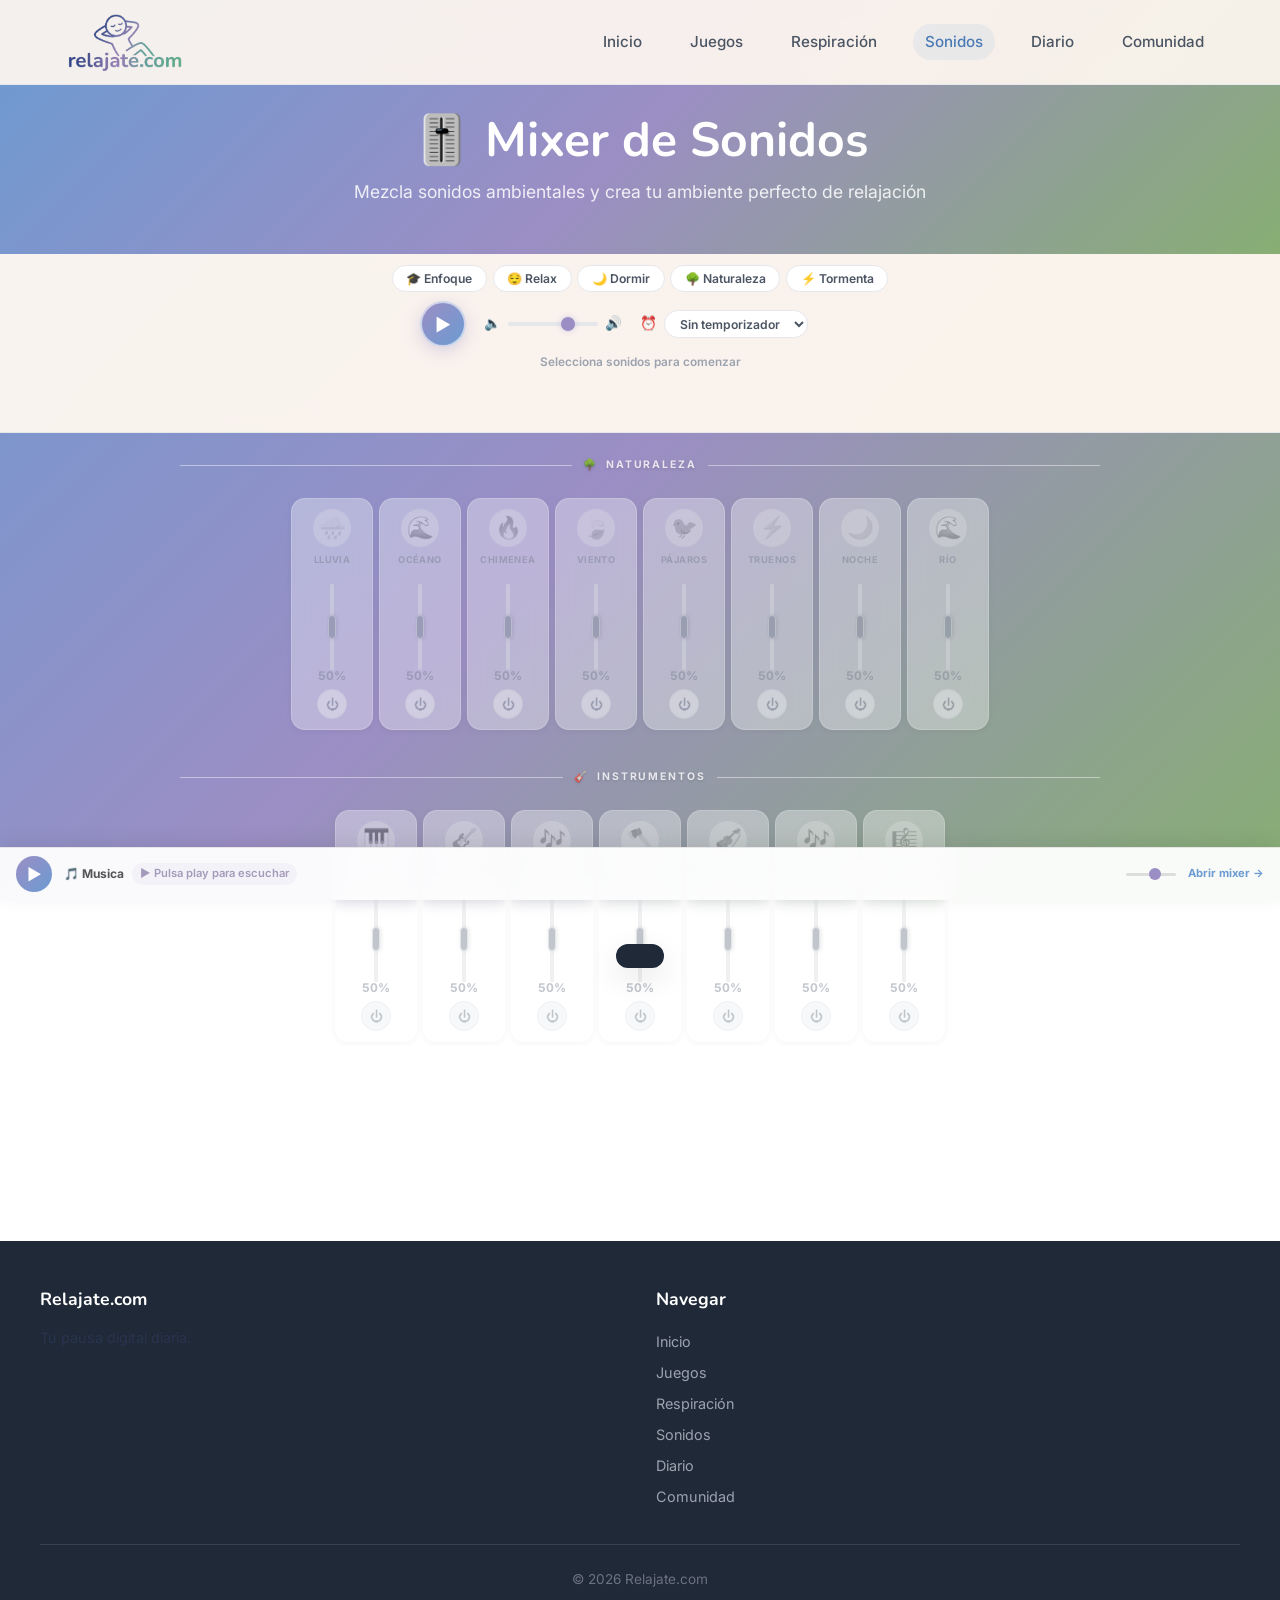
<file: sonidos.html>
<!DOCTYPE html>
<html lang="es">
<head>
  <meta charset="UTF-8">
  <meta name="viewport" content="width=device-width, initial-scale=1.0">
  <title>Sonidos Ambientales - Relajate.com</title>
  <meta name="description" content="Mezcla sonidos ambientales personalizados: lluvia, caf&eacute;, piano, oc&eacute;ano, fuego y m&aacute;s. Crea tu ambiente perfecto de relajaci&oacute;n.">
  <meta name="theme-color" content="#9B8EC4">
  <link rel="manifest" href="manifest.json">
  <link rel="stylesheet" href="styles.css?v=8">
  <style>
    /* ===== DJ MIXER BOARD — light theme matching site ===== */

    /* ── Sticky control panel ── */
    .dj-controls {
      background: rgba(255, 248, 240, 0.95);
      backdrop-filter: blur(12px);
      -webkit-backdrop-filter: blur(12px);
      border-bottom: 1px solid var(--border-color);
      padding: 0.7rem 1rem 0.5rem;
      position: sticky; top: 64px; z-index: 90;
    }

    /* Presets */
    .presets-section { margin: 0 0 0.6rem; padding: 0; max-width: none; }
    .presets-grid { display: flex; flex-wrap: wrap; gap: 0.35rem; justify-content: center; }
    .preset-btn {
      padding: 0.3rem 0.85rem; border-radius: 20px;
      border: 1.5px solid var(--gray-200); background: var(--white);
      color: var(--text-secondary); font-size: 0.76rem; font-weight: 600;
      cursor: pointer; transition: all 0.2s;
    }
    .preset-btn:hover, .preset-btn.active {
      border-color: var(--blue); color: var(--blue-dark);
      background: rgba(107,155,210,0.1);
      box-shadow: 0 0 8px rgba(107,155,210,0.2);
    }

    /* Master strip */
    .master-controls {
      max-width: none; margin: 0; padding: 0;
      display: flex; align-items: center; justify-content: center;
      gap: 1.1rem; flex-wrap: wrap;
    }
    .master-play {
      width: 46px; height: 46px; border-radius: 50%;
      background: linear-gradient(135deg, #9B8EC4, #6B9BD2);
      border: 2px solid rgba(255,255,255,0.6);
      color: white; font-size: 1.1rem; cursor: pointer;
      display: flex; align-items: center; justify-content: center;
      transition: all 0.3s; box-shadow: 0 4px 15px rgba(155,142,196,0.35);
      flex-shrink: 0;
    }
    .master-play:hover { transform: scale(1.08); box-shadow: 0 6px 20px rgba(155,142,196,0.5); }
    .master-play.playing { animation: masterPulse 2s ease infinite; }
    @keyframes masterPulse {
      0%,100% { box-shadow: 0 4px 15px rgba(155,142,196,0.35); }
      50%      { box-shadow: 0 4px 28px rgba(155,142,196,0.6), 0 0 0 4px rgba(155,142,196,0.15); }
    }
    .master-vol { display: flex; align-items: center; gap: 0.45rem; }
    .master-vol span { font-size: 0.85rem; color: var(--text-secondary); }
    .master-slider {
      width: 90px; height: 4px; -webkit-appearance: none; appearance: none;
      background: var(--gray-200); border-radius: 2px; outline: none;
    }
    .master-slider::-webkit-slider-thumb {
      -webkit-appearance: none; width: 14px; height: 14px; border-radius: 50%;
      background: var(--lavender); cursor: pointer;
      box-shadow: 0 0 6px rgba(155,142,196,0.4);
    }
    .sleep-timer { display: flex; align-items: center; gap: 0.45rem; }
    .sleep-timer span { font-size: 0.85rem; color: var(--text-secondary); }
    .timer-select {
      padding: 0.28rem 0.7rem; border-radius: 20px;
      border: 1.5px solid var(--gray-200); background: var(--white);
      font-size: 0.76rem; font-weight: 600; color: var(--text-secondary); cursor: pointer;
    }
    .timer-display { font-size: 0.76rem; font-weight: 700; color: var(--lavender-dark); min-width: 44px; }

    /* Active count + visualizer */
    .active-count {
      text-align: center; font-size: 0.74rem; color: var(--text-muted);
      font-weight: 600; padding: 0.35rem 0 0;
    }
    .active-count span { color: var(--lavender-dark); }
    .visualizer {
      max-width: 680px; margin: 0.4rem auto 0; height: 46px;
      display: flex; align-items: flex-end; justify-content: center;
      gap: 2px; padding: 0 0.5rem; opacity: 0; transition: opacity 0.5s;
    }
    .visualizer.active { opacity: 1; }
    .viz-bar {
      width: 4px; border-radius: 2px;
      background: linear-gradient(to top, var(--lavender), var(--blue));
      box-shadow: 0 0 4px rgba(155,142,196,0.3);
      transition: height 0.15s ease;
    }

    /* ── Mixer board wrapper ── */
    .dj-board-wrap {
      padding: 1.5rem 1rem 6rem;
      min-height: 60vh;
    }
    .dj-board { max-width: 920px; margin: 0 auto; }

    /* Section dividers */
    .board-section { margin-bottom: 2.2rem; }
    .board-section-header {
      display: flex; align-items: center; gap: 0.7rem;
      margin-bottom: 1rem; padding-bottom: 0.5rem;
    }
    .board-section-line { flex: 1; height: 1px; background: rgba(255,255,255,0.45); }
    .board-section-title {
      font-size: 0.65rem; letter-spacing: 0.18em;
      color: rgba(255,255,255,0.8); text-transform: uppercase; font-weight: 700;
      white-space: nowrap; text-shadow: 0 1px 3px rgba(0,0,0,0.15);
    }

    /* Channel row */
    .board-channels {
      display: flex; gap: 6px;
      overflow-x: auto; padding-bottom: 4px;
      scrollbar-width: thin; scrollbar-color: rgba(255,255,255,0.4) transparent;
      justify-content: center; flex-wrap: wrap;
    }
    @media(max-width: 640px) {
      .board-channels { justify-content: flex-start; flex-wrap: nowrap; }
    }
    .board-channels::-webkit-scrollbar { height: 3px; }
    .board-channels::-webkit-scrollbar-thumb { background: rgba(255,255,255,0.4); border-radius: 2px; }

    /* ── Channel strip (sound-card) ── */
    .sound-card {
      background: rgba(255,255,255,0.55);
      backdrop-filter: blur(8px);
      -webkit-backdrop-filter: blur(8px);
      border: 1px solid rgba(255,255,255,0.4);
      border-radius: 14px;
      width: 82px; min-width: 78px;
      padding: 10px 6px 10px;
      display: flex; flex-direction: column;
      align-items: center; gap: 7px;
      cursor: pointer; transition: all 0.25s ease;
      flex-shrink: 0; position: relative; overflow: hidden;
      box-shadow: 0 2px 8px rgba(0,0,0,0.07);
      opacity: 0.62;  /* inactive: fades into background */
    }
    /* colour accent line at top of active channel */
    .sound-card::before {
      content: ''; position: absolute; top: 0; left: 0; right: 0; height: 3px;
      background: var(--cc, var(--lavender)); border-radius: 14px 14px 0 0;
      opacity: 0; transition: opacity 0.3s;
    }
    .sound-card.active::before { opacity: 1; }
    .sound-card:hover {
      background: rgba(255,255,255,0.92);
      box-shadow: 0 4px 16px rgba(0,0,0,0.14);
      transform: translateY(-2px);
      opacity: 0.9;   /* brighten on hover so user can see what they're clicking */
    }
    .sound-card.active {
      border: 2px solid var(--cc, var(--lavender));
      background: linear-gradient(170deg, rgba(255,255,255,0.98) 25%, var(--cb, rgba(155,142,196,0.22)) 100%);
      box-shadow: 0 6px 24px var(--cg, rgba(155,142,196,0.55)), 0 0 0 1px var(--cc, var(--lavender));
      opacity: 1;     /* active: full brightness, stands out */
      transform: translateY(-1px);
    }

    /* Per-sound colour variables */
    .sound-card.rain      { --cc:#4AB8EE; --cb:rgba(74,184,238,0.18);  --cg:rgba(74,184,238,0.45);  }
    .sound-card.ocean     { --cc:#2AAEE4; --cb:rgba(42,174,228,0.18);  --cg:rgba(42,174,228,0.45);  }
    .sound-card.fire      { --cc:#F05A3A; --cb:rgba(240,90,58,0.18);   --cg:rgba(240,90,58,0.45);   }
    .sound-card.wind      { --cc:#5BAD5A; --cb:rgba(91,173,90,0.18);   --cg:rgba(91,173,90,0.45);   }
    .sound-card.birds     { --cc:#C89800; --cb:rgba(200,152,0,0.18);   --cg:rgba(200,152,0,0.42);   }
    .sound-card.thunder   { --cc:#7A96B2; --cb:rgba(122,150,178,0.18); --cg:rgba(122,150,178,0.45); }
    .sound-card.night     { --cc:#5A80A8; --cb:rgba(90,128,168,0.18);  --cg:rgba(90,128,168,0.45);  }
    .sound-card.river     { --cc:#18C4B0; --cb:rgba(24,196,176,0.18);  --cg:rgba(24,196,176,0.45);  }
    .sound-card.piano     { --cc:#8B78C4; --cb:rgba(139,120,196,0.18); --cg:rgba(139,120,196,0.45); }
    .sound-card.guitar    { --cc:#D87030; --cb:rgba(216,112,48,0.18);  --cg:rgba(216,112,48,0.45);  }
    .sound-card.flute     { --cc:#A050D0; --cb:rgba(160,80,208,0.18);  --cg:rgba(160,80,208,0.45);  }
    .sound-card.harp      { --cc:#B8980A; --cb:rgba(184,152,10,0.18);  --cg:rgba(184,152,10,0.42);  }
    .sound-card.cello     { --cc:#A06040; --cb:rgba(160,96,64,0.18);   --cg:rgba(160,96,64,0.45);   }
    .sound-card.xylophone { --cc:#28B868; --cb:rgba(40,184,104,0.18);  --cg:rgba(40,184,104,0.45);  }
    .sound-card.synth     { --cc:#3878E8; --cb:rgba(56,120,232,0.18);  --cg:rgba(56,120,232,0.45);  }

    /* Icon */
    .sound-icon {
      font-size: 1.35rem; width: 38px; height: 38px; border-radius: 50%;
      display: flex; align-items: center; justify-content: center;
      background: var(--gray-100); transition: all 0.3s; flex-shrink: 0;
      filter: grayscale(1) opacity(0.55);  /* inactive: gray emoji signals off */
    }
    .sound-card.active .sound-icon {
      background: var(--cb, rgba(155,142,196,0.22));
      box-shadow: 0 0 14px var(--cg, rgba(155,142,196,0.4));
      filter: none;  /* active: full color emoji signals on */
    }
    .sound-card:hover .sound-icon { filter: grayscale(0.3) opacity(0.85); }
    .sound-icon.rain,.sound-icon.piano,.sound-icon.ocean,
    .sound-icon.fire,.sound-icon.wind,.sound-icon.birds,.sound-icon.thunder,
    .sound-icon.night,.sound-icon.river,.sound-icon.guitar,.sound-icon.flute,
    .sound-icon.harp,.sound-icon.cello,.sound-icon.xylophone,.sound-icon.synth
    { background: var(--gray-100); }

    /* Label */
    .sound-name {
      font-size: 0.58rem; font-weight: 700; color: var(--text-muted);
      text-transform: uppercase; letter-spacing: 0.05em;
      text-align: center; line-height: 1.2;
    }
    .sound-card.active .sound-name { color: var(--text-primary); }
    .sound-desc { display: none; }

    /* Vertical fader — rotate approach (most cross-browser reliable) */
    .sound-slider-row {
      display: flex; flex-direction: column;
      align-items: center; justify-content: center;
      gap: 6px; width: 100%;
      height: 110px; /* must accommodate rotated slider visually */
      overflow: visible;
    }
    .sound-slider {
      -webkit-appearance: none; appearance: none;
      width: 86px;   /* becomes visual HEIGHT after rotate */
      height: 4px;   /* becomes visual WIDTH after rotate */
      background: var(--gray-200);
      border-radius: 2px; outline: none; cursor: pointer;
      transform: rotate(-90deg);
      flex-shrink: 0;
    }
    /* Track style */
    .sound-slider::-webkit-slider-runnable-track {
      height: 4px; border-radius: 2px;
      background: var(--gray-200);
    }
    /* Fader handle — wider than tall, like a real fader */
    .sound-slider::-webkit-slider-thumb {
      -webkit-appearance: none;
      width: 24px; height: 8px; border-radius: 4px;
      background: var(--gray-400);
      border: 1px solid var(--gray-300);
      cursor: grab;
      box-shadow: 0 1px 4px rgba(0,0,0,0.15);
      margin-top: -2px;
    }
    .sound-card.active .sound-slider::-webkit-slider-thumb {
      background: var(--cc, var(--lavender));
      border-color: var(--cc, var(--lavender));
      box-shadow: 0 0 8px var(--cg, rgba(155,142,196,0.5));
    }
    .sound-slider::-moz-range-thumb {
      width: 24px; height: 8px; border-radius: 4px;
      background: var(--gray-400); border: 1px solid var(--gray-300); cursor: grab;
    }
    .sound-card.active .sound-slider::-moz-range-thumb {
      background: var(--cc, var(--lavender)); border-color: var(--cc, var(--lavender));
    }

    /* Vol % label — absolutely positioned relative to .sound-card (nearest position:relative ancestor).
       .sound-slider-row has no position property, so it bubbles up to .sound-card.
       This lets us pin it at the bottom without touching the JS (slider.nextElementSibling still works). */
    .vol-label {
      position: absolute;
      bottom: 44px;   /* 10px padding + 30px toggle + 4px gap */
      left: 50%;
      transform: translateX(-50%);
      font-size: 0.75rem; font-weight: 700;
      color: var(--text-muted); font-variant-numeric: tabular-nums;
      text-align: center; white-space: nowrap; z-index: 1;
    }
    .sound-card.active .vol-label { color: var(--text-secondary); }

    /* Power button — LED style */
    .sound-toggle {
      width: 30px; height: 30px; border-radius: 50%;
      border: 1.5px solid var(--gray-200); background: var(--gray-100);
      cursor: pointer; transition: all 0.2s; flex-shrink: 0;
      display: flex; align-items: center; justify-content: center;
      font-size: 0; position: relative;
    }
    .sound-toggle::after {
      content: '⏻'; font-size: 0.82rem; color: var(--text-muted); transition: all 0.2s;
    }
    .sound-toggle.on {
      border-color: var(--cc, var(--lavender));
      background: white;
      box-shadow: 0 0 10px var(--cg, rgba(155,142,196,0.4));
    }
    .sound-toggle.on::after { color: var(--cc, var(--lavender)); }
  </style>
</head>
<body>
  <nav class="navbar">
    <div class="navbar-inner">
      <a href="index.html" class="navbar-logo"><img src="images/logo.png" alt="Relajate.com" class="navbar-logo-img"></a>
      <button class="navbar-toggle" id="navToggle" aria-label="Men&uacute;">&#9776;</button>
      <div class="navbar-links" id="navLinks">
        <a href="index.html">Inicio</a>
        <a href="games.html">Juegos</a>
        <a href="breathing.html">Respiraci&oacute;n</a>
        <a href="sonidos.html" class="active">Sonidos</a>
        <a href="journal.html">Diario</a>
        <a href="community.html">Comunidad</a>
      </div>
    </div>
  </nav>

  <div class="page-header">
    <h1>🎚️ Mixer de Sonidos</h1>
    <p>Mezcla sonidos ambientales y crea tu ambiente perfecto de relajaci&oacute;n</p>
  </div>

  <!-- Sticky control panel -->
  <div class="dj-controls">

    <!-- Presets -->
    <div class="presets-section">
      <div class="presets-grid">
        <button class="preset-btn" data-preset="focus">&#127891; Enfoque</button>
        <button class="preset-btn" data-preset="relax">&#128524; Relax</button>
        <button class="preset-btn" data-preset="sleep">&#127769; Dormir</button>
<button class="preset-btn" data-preset="nature">&#127795; Naturaleza</button>
        <button class="preset-btn" data-preset="storm">&#9889; Tormenta</button>
      </div>
    </div>

    <!-- Master controls -->
    <div class="master-controls">
      <button class="master-play" id="masterPlay" title="Reproducir / Pausar">&#9654;</button>
      <div class="master-vol">
        <span>&#128264;</span>
        <input type="range" class="master-slider" id="masterVolume" min="0" max="100" value="70">
        <span>&#128266;</span>
      </div>
      <div class="sleep-timer">
        <span>&#9200;</span>
        <select class="timer-select" id="sleepTimer">
          <option value="0">Sin temporizador</option>
          <option value="15">15 min</option>
          <option value="30">30 min</option>
          <option value="60">1 hora</option>
          <option value="90">1.5 horas</option>
          <option value="120">2 horas</option>
        </select>
        <span class="timer-display" id="timerDisplay"></span>
      </div>
    </div>

    <div class="active-count" id="activeCount">Selecciona sonidos para comenzar</div>
    <div class="visualizer" id="visualizer"></div>

  </div><!-- /dj-controls -->

  <!-- ===== Mixer Board ===== -->
  <div class="dj-board-wrap">
    <div class="dj-board">

      <!-- NATURALEZA section -->
      <div class="board-section">
        <div class="board-section-header">
          <div class="board-section-line"></div>
          <div class="board-section-title">&#127795;&nbsp; Naturaleza</div>
          <div class="board-section-line"></div>
        </div>
        <div class="board-channels">

          <div class="sound-card rain" data-sound="rain">
            <div class="sound-icon rain">&#127783;&#65039;</div>
            <div class="sound-name">Lluvia</div>
            <div class="sound-slider-row">
              <input type="range" class="sound-slider" data-sound="rain" min="0" max="100" value="50">
              <span class="vol-label">50%</span>
            </div>
            <button class="sound-toggle" data-sound="rain"></button>
          </div>

          <div class="sound-card ocean" data-sound="ocean">
            <div class="sound-icon ocean">&#127754;</div>
            <div class="sound-name">Oc&eacute;ano</div>
            <div class="sound-slider-row">
              <input type="range" class="sound-slider" data-sound="ocean" min="0" max="100" value="50">
              <span class="vol-label">50%</span>
            </div>
            <button class="sound-toggle" data-sound="ocean"></button>
          </div>

          <div class="sound-card fire" data-sound="fire">
            <div class="sound-icon fire">&#128293;</div>
            <div class="sound-name">Chimenea</div>
            <div class="sound-slider-row">
              <input type="range" class="sound-slider" data-sound="fire" min="0" max="100" value="50">
              <span class="vol-label">50%</span>
            </div>
            <button class="sound-toggle" data-sound="fire"></button>
          </div>

          <div class="sound-card wind" data-sound="wind">
            <div class="sound-icon wind">&#127811;</div>
            <div class="sound-name">Viento</div>
            <div class="sound-slider-row">
              <input type="range" class="sound-slider" data-sound="wind" min="0" max="100" value="50">
              <span class="vol-label">50%</span>
            </div>
            <button class="sound-toggle" data-sound="wind"></button>
          </div>

          <div class="sound-card birds" data-sound="birds">
            <div class="sound-icon birds">&#128038;</div>
            <div class="sound-name">P&aacute;jaros</div>
            <div class="sound-slider-row">
              <input type="range" class="sound-slider" data-sound="birds" min="0" max="100" value="50">
              <span class="vol-label">50%</span>
            </div>
            <button class="sound-toggle" data-sound="birds"></button>
          </div>

          <div class="sound-card thunder" data-sound="thunder">
            <div class="sound-icon thunder">&#9889;</div>
            <div class="sound-name">Truenos</div>
            <div class="sound-slider-row">
              <input type="range" class="sound-slider" data-sound="thunder" min="0" max="100" value="50">
              <span class="vol-label">50%</span>
            </div>
            <button class="sound-toggle" data-sound="thunder"></button>
          </div>

          <div class="sound-card night" data-sound="night">
            <div class="sound-icon night">&#127769;</div>
            <div class="sound-name">Noche</div>
            <div class="sound-slider-row">
              <input type="range" class="sound-slider" data-sound="night" min="0" max="100" value="50">
              <span class="vol-label">50%</span>
            </div>
            <button class="sound-toggle" data-sound="night"></button>
          </div>

          <div class="sound-card river" data-sound="river">
            <div class="sound-icon river">&#127754;</div>
            <div class="sound-name">R&iacute;o</div>
            <div class="sound-slider-row">
              <input type="range" class="sound-slider" data-sound="river" min="0" max="100" value="50">
              <span class="vol-label">50%</span>
            </div>
            <button class="sound-toggle" data-sound="river"></button>
          </div>

        </div><!-- /board-channels naturaleza -->
      </div><!-- /board-section naturaleza -->

      <!-- INSTRUMENTOS section -->
      <div class="board-section">
        <div class="board-section-header">
          <div class="board-section-line"></div>
          <div class="board-section-title">&#127928;&nbsp; Instrumentos</div>
          <div class="board-section-line"></div>
        </div>
        <div class="board-channels">

          <div class="sound-card piano" data-sound="piano">
            <div class="sound-icon piano">&#127929;</div>
            <div class="sound-name">Piano</div>
            <div class="sound-slider-row">
              <input type="range" class="sound-slider" data-sound="piano" min="0" max="100" value="50">
              <span class="vol-label">50%</span>
            </div>
            <button class="sound-toggle" data-sound="piano"></button>
          </div>

          <div class="sound-card guitar" data-sound="guitar">
            <div class="sound-icon guitar">&#127928;</div>
            <div class="sound-name">Guitarra</div>
            <div class="sound-slider-row">
              <input type="range" class="sound-slider" data-sound="guitar" min="0" max="100" value="50">
              <span class="vol-label">50%</span>
            </div>
            <button class="sound-toggle" data-sound="guitar"></button>
          </div>

          <div class="sound-card flute" data-sound="flute">
            <div class="sound-icon flute">&#127926;</div>
            <div class="sound-name">Flauta</div>
            <div class="sound-slider-row">
              <input type="range" class="sound-slider" data-sound="flute" min="0" max="100" value="50">
              <span class="vol-label">50%</span>
            </div>
            <button class="sound-toggle" data-sound="flute"></button>
          </div>

          <div class="sound-card harp" data-sound="harp">
            <div class="sound-icon harp">&#129683;</div>
            <div class="sound-name">Arpa</div>
            <div class="sound-slider-row">
              <input type="range" class="sound-slider" data-sound="harp" min="0" max="100" value="50">
              <span class="vol-label">50%</span>
            </div>
            <button class="sound-toggle" data-sound="harp"></button>
          </div>

          <div class="sound-card cello" data-sound="cello">
            <div class="sound-icon cello">&#127931;</div>
            <div class="sound-name">Violonchelo</div>
            <div class="sound-slider-row">
              <input type="range" class="sound-slider" data-sound="cello" min="0" max="100" value="50">
              <span class="vol-label">50%</span>
            </div>
            <button class="sound-toggle" data-sound="cello"></button>
          </div>

          <div class="sound-card xylophone" data-sound="xylophone">
            <div class="sound-icon xylophone">&#127926;</div>
            <div class="sound-name">Xil&oacute;fono</div>
            <div class="sound-slider-row">
              <input type="range" class="sound-slider" data-sound="xylophone" min="0" max="100" value="50">
              <span class="vol-label">50%</span>
            </div>
            <button class="sound-toggle" data-sound="xylophone"></button>
          </div>

          <div class="sound-card synth" data-sound="synth">
            <div class="sound-icon synth">&#127932;</div>
            <div class="sound-name">Synth</div>
            <div class="sound-slider-row">
              <input type="range" class="sound-slider" data-sound="synth" min="0" max="100" value="50">
              <span class="vol-label">50%</span>
            </div>
            <button class="sound-toggle" data-sound="synth"></button>
          </div>

        </div><!-- /board-channels instrumentos -->
      </div><!-- /board-section instrumentos -->

    </div><!-- /dj-board -->
  </div><!-- /dj-board-wrap -->

  <div class="toast" id="toast"></div>

  <footer class="footer">
    <div class="footer-inner">
      <div>
        <h4>Relajate.com</h4>
        <p style="font-size:0.9rem;color:#2a3450;">Tu pausa digital diaria.</p>
      </div>
      <div>
        <h4>Navegar</h4>
        <a href="index.html">Inicio</a>
        <a href="games.html">Juegos</a>
        <a href="breathing.html">Respiraci&oacute;n</a>
        <a href="sonidos.html">Sonidos</a>
        <a href="journal.html">Diario</a>
        <a href="community.html">Comunidad</a>
      </div>
    </div>
    <div class="footer-bottom">&copy; 2026 Relajate.com</div>
  </footer>

<script>
// Nav toggle
document.getElementById('navToggle').addEventListener('click', () => {
  document.getElementById('navLinks').classList.toggle('open');
});

// Toast
function showToast(msg) {
  const t = document.getElementById('toast');
  t.textContent = msg;
  t.classList.add('show');
  setTimeout(() => t.classList.remove('show'), 2500);
}

// ==================== WEB AUDIO ENGINE ====================
let audioCtx = null;
let masterGain = null;
let isPlaying = false;
const sounds = {};
const soundConfigs = {
  rain: { active: false, volume: 0.5, nodes: [] },
  piano: { active: false, volume: 0.5, nodes: [] },
  ocean: { active: false, volume: 0.5, nodes: [] },
  fire: { active: false, volume: 0.5, nodes: [] },
  wind: { active: false, volume: 0.5, nodes: [] },
  birds: { active: false, volume: 0.5, nodes: [] },
  thunder: { active: false, volume: 0.5, nodes: [] },
  night: { active: false, volume: 0.5, nodes: [] },
  river: { active: false, volume: 0.5, nodes: [] },
  guitar: { active: false, volume: 0.5, nodes: [] },
  flute: { active: false, volume: 0.5, nodes: [] },
  harp: { active: false, volume: 0.5, nodes: [] },
  cello: { active: false, volume: 0.5, nodes: [] },
  xylophone: { active: false, volume: 0.5, nodes: [] },
  synth: { active: false, volume: 0.5, nodes: [] }
};

function playUnlockBuffer() {
  try {
    var b = audioCtx.createBuffer(1, 1, 22050);
    var s = audioCtx.createBufferSource();
    s.buffer = b;
    s.connect(audioCtx.destination);
    s.start(0);
  } catch(e) {}
}

function initAudio() {
  if (!audioCtx) {
    audioCtx = new (window.AudioContext || window.webkitAudioContext)();
    masterGain = audioCtx.createGain();
    masterGain.gain.value = 0.7;
    masterGain.connect(audioCtx.destination);
  }
  // ALWAYS resume + play unlock buffer regardless of reported state.
  // iOS can internally mute a context that reports as 'running'.
  audioCtx.resume().catch(function() {});
  playUnlockBuffer();
}

// No pre-unlock — AudioContext is created only when user taps a sound button (click event)
// This ensures iOS 26+ audio policy is satisfied

// Resume audio when page becomes visible
document.addEventListener('visibilitychange', function() {
  if (!document.hidden && audioCtx && audioCtx.state === 'suspended' && isPlaying) {
    audioCtx.resume().catch(function() {});
  }
});

function createNoise(type) {
  const bufferSize = audioCtx.sampleRate * 2; // 2 seconds (smaller for mobile)
  const buffer = audioCtx.createBuffer(2, bufferSize, audioCtx.sampleRate);
  for (let ch = 0; ch < 2; ch++) {
    const data = buffer.getChannelData(ch);
    if (type === 'white') {
      for (let i = 0; i < bufferSize; i++) data[i] = Math.random() * 2 - 1;
    } else if (type === 'brown') {
      let last = 0;
      for (let i = 0; i < bufferSize; i++) {
        last = (last + (Math.random() * 2 - 1) * 0.02) * 0.998;
        data[i] = last * 20;
      }
    } else if (type === 'pink') {
      let b0=0,b1=0,b2=0,b3=0,b4=0,b5=0,b6=0;
      for (let i = 0; i < bufferSize; i++) {
        const w = Math.random() * 2 - 1;
        b0 = 0.99886*b0 + w*0.0555179;
        b1 = 0.99332*b1 + w*0.0750759;
        b2 = 0.96900*b2 + w*0.1538520;
        b3 = 0.86650*b3 + w*0.3104856;
        b4 = 0.55000*b4 + w*0.5329522;
        b5 = -0.7616*b5 - w*0.0168980;
        data[i] = (b0+b1+b2+b3+b4+b5+b6+w*0.5362)*0.11;
        b6 = w * 0.115926;
      }
    }
  }
  const src = audioCtx.createBufferSource();
  src.buffer = buffer;
  src.loop = true;
  return src;
}

function createSoundChain(name) {
  const cfg = soundConfigs[name];
  const gain = audioCtx.createGain();
  gain.gain.value = cfg.volume;
  gain.connect(masterGain);
  cfg.gainNode = gain;

  if (name === 'rain') {
    const noise = createNoise('white');
    const hp = audioCtx.createBiquadFilter(); hp.type = 'highpass'; hp.frequency.value = 800;
    const lp = audioCtx.createBiquadFilter(); lp.type = 'lowpass'; lp.frequency.value = 6000;
    const vol = audioCtx.createGain(); vol.gain.value = 0.4;
    noise.connect(hp); hp.connect(lp); lp.connect(vol); vol.connect(gain);
    noise.start();
    // Drip layer
    const drip = createNoise('white');
    const bp = audioCtx.createBiquadFilter(); bp.type = 'bandpass'; bp.frequency.value = 3500; bp.Q.value = 3;
    const dv = audioCtx.createGain(); dv.gain.value = 0.15;
    drip.connect(bp); bp.connect(dv); dv.connect(gain);
    drip.start();
    cfg.nodes = [noise, drip, hp, lp, bp, vol, dv];
  }
  else if (name === 'piano') {
    const notes = [261.63, 293.66, 329.63, 349.23, 392, 440, 493.88, 523.25];
    cfg._pianoActive = true;
    function playNote() {
      if (!cfg._pianoActive || !audioCtx) return;
      const freq = notes[Math.floor(Math.random() * notes.length)] * (Math.random() > 0.5 ? 0.5 : 1);
      const osc = audioCtx.createOscillator(); osc.type = 'sine'; osc.frequency.value = freq;
      const osc2 = audioCtx.createOscillator(); osc2.type = 'sine'; osc2.frequency.value = freq * 2.01;
      const g = audioCtx.createGain();
      g.gain.setValueAtTime(0, audioCtx.currentTime);
      g.gain.linearRampToValueAtTime(0.16, audioCtx.currentTime + 0.05);
      g.gain.exponentialRampToValueAtTime(0.001, audioCtx.currentTime + 3);
      const g2 = audioCtx.createGain(); g2.gain.value = 0.04;
      osc.connect(g); osc2.connect(g2); g2.connect(g); g.connect(gain);
      osc.start(); osc2.start();
      osc.stop(audioCtx.currentTime + 3.5);
      osc2.stop(audioCtx.currentTime + 3.5);
      setTimeout(playNote, 2000 + Math.random() * 4000);
    }
    playNote();
    cfg.nodes = [];
  }
  else if (name === 'ocean') {
    const noise = createNoise('brown');
    const lp = audioCtx.createBiquadFilter(); lp.type = 'lowpass'; lp.frequency.value = 500;
    const lfo = audioCtx.createOscillator(); lfo.frequency.value = 0.07;
    const lfoG = audioCtx.createGain(); lfoG.gain.value = 400;
    lfo.connect(lfoG); lfoG.connect(lp.frequency);
    const vol = audioCtx.createGain(); vol.gain.value = 0.5;
    noise.connect(lp); lp.connect(vol); vol.connect(gain);
    noise.start(); lfo.start();
    cfg.nodes = [noise, lfo, lp, lfoG, vol];
  }
  else if (name === 'fire') {
    const noise = createNoise('white');
    const bp = audioCtx.createBiquadFilter(); bp.type = 'bandpass'; bp.frequency.value = 1500; bp.Q.value = 2;
    const vol = audioCtx.createGain(); vol.gain.value = 0.15;
    noise.connect(bp); bp.connect(vol); vol.connect(gain);
    noise.start();
    const brown = createNoise('brown');
    const lp = audioCtx.createBiquadFilter(); lp.type = 'lowpass'; lp.frequency.value = 200;
    const rv = audioCtx.createGain(); rv.gain.value = 0.25;
    brown.connect(lp); lp.connect(rv); rv.connect(gain);
    brown.start();
    cfg.nodes = [noise, brown, bp, lp, vol, rv];
  }
  else if (name === 'wind') {
    const noise = createNoise('pink');
    const lp = audioCtx.createBiquadFilter(); lp.type = 'lowpass'; lp.frequency.value = 800;
    const lfo = audioCtx.createOscillator(); lfo.frequency.value = 0.12;
    const lfoG = audioCtx.createGain(); lfoG.gain.value = 500;
    lfo.connect(lfoG); lfoG.connect(lp.frequency);
    const vol = audioCtx.createGain(); vol.gain.value = 0.3;
    noise.connect(lp); lp.connect(vol); vol.connect(gain);
    noise.start(); lfo.start();
    cfg.nodes = [noise, lfo, lp, lfoG, vol];
  }
  else if (name === 'birds') {
    cfg._birdsActive = true;
    function chirp() {
      if (!cfg._birdsActive || !audioCtx) return;
      const baseFreq = 2000 + Math.random() * 2500;
      const osc = audioCtx.createOscillator(); osc.type = 'sine';
      osc.frequency.setValueAtTime(baseFreq, audioCtx.currentTime);
      osc.frequency.exponentialRampToValueAtTime(baseFreq * (1 + Math.random() * 0.5), audioCtx.currentTime + 0.06);
      osc.frequency.exponentialRampToValueAtTime(baseFreq * 0.9, audioCtx.currentTime + 0.12);
      const g = audioCtx.createGain();
      g.gain.setValueAtTime(0, audioCtx.currentTime);
      g.gain.linearRampToValueAtTime(0.06, audioCtx.currentTime + 0.02);
      g.gain.linearRampToValueAtTime(0, audioCtx.currentTime + 0.15);
      osc.connect(g); g.connect(gain);
      osc.start(); osc.stop(audioCtx.currentTime + 0.2);
      if (Math.random() > 0.5) {
        setTimeout(() => {
          if (!cfg._birdsActive) return;
          const o2 = audioCtx.createOscillator(); o2.type = 'sine';
          o2.frequency.value = baseFreq * 1.2;
          const g2 = audioCtx.createGain();
          g2.gain.setValueAtTime(0, audioCtx.currentTime);
          g2.gain.linearRampToValueAtTime(0.04, audioCtx.currentTime + 0.02);
          g2.gain.linearRampToValueAtTime(0, audioCtx.currentTime + 0.1);
          o2.connect(g2); g2.connect(gain);
          o2.start(); o2.stop(audioCtx.currentTime + 0.15);
        }, 120);
      }
      setTimeout(chirp, 800 + Math.random() * 3000);
    }
    chirp();
    cfg.nodes = [];
  }
  else if (name === 'thunder') {
    const noise = createNoise('brown');
    const lp = audioCtx.createBiquadFilter(); lp.type = 'lowpass'; lp.frequency.value = 100;
    const vol = audioCtx.createGain(); vol.gain.value = 0.4;
    noise.connect(lp); lp.connect(vol); vol.connect(gain);
    noise.start();
    cfg._thunderActive = true;
    function rumble() {
      if (!cfg._thunderActive || !audioCtx) return;
      const burst = createNoise('brown');
      const blp = audioCtx.createBiquadFilter(); blp.type = 'lowpass'; blp.frequency.value = 60;
      const bg = audioCtx.createGain();
      bg.gain.setValueAtTime(0, audioCtx.currentTime);
      bg.gain.linearRampToValueAtTime(0.6, audioCtx.currentTime + 0.1);
      bg.gain.exponentialRampToValueAtTime(0.001, audioCtx.currentTime + 4);
      burst.connect(blp); blp.connect(bg); bg.connect(gain);
      burst.start(); burst.stop(audioCtx.currentTime + 5);
      setTimeout(rumble, 8000 + Math.random() * 15000);
    }
    setTimeout(rumble, 3000);
    cfg.nodes = [noise, lp, vol];
  }
  else if (name === 'night') {
    const osc = audioCtx.createOscillator(); osc.type = 'sine'; osc.frequency.value = 4200;
    const tremolo = audioCtx.createOscillator(); tremolo.frequency.value = 35;
    const tg = audioCtx.createGain(); tg.gain.value = 0.03;
    const vol = audioCtx.createGain(); vol.gain.value = 0;
    tremolo.connect(tg); tg.connect(vol.gain);
    vol.gain.setValueAtTime(0.03, audioCtx.currentTime);
    osc.connect(vol); vol.connect(gain);
    osc.start(); tremolo.start();
    const osc2 = audioCtx.createOscillator(); osc2.type = 'sine'; osc2.frequency.value = 3800;
    const v2 = audioCtx.createGain(); v2.gain.value = 0.02;
    osc2.connect(v2); v2.connect(gain);
    osc2.start();
    const wind = createNoise('pink');
    const wlp = audioCtx.createBiquadFilter(); wlp.type = 'lowpass'; wlp.frequency.value = 300;
    const wv = audioCtx.createGain(); wv.gain.value = 0.08;
    wind.connect(wlp); wlp.connect(wv); wv.connect(gain);
    wind.start();
    cfg.nodes = [osc, osc2, tremolo, wind, tg, vol, v2, wlp, wv];
  }
  else if (name === 'river') {
    const noise = createNoise('white');
    const bp = audioCtx.createBiquadFilter(); bp.type = 'bandpass'; bp.frequency.value = 1200; bp.Q.value = 0.5;
    const lfo = audioCtx.createOscillator(); lfo.frequency.value = 0.3;
    const lfoG = audioCtx.createGain(); lfoG.gain.value = 300;
    lfo.connect(lfoG); lfoG.connect(bp.frequency);
    const vol = audioCtx.createGain(); vol.gain.value = 0.2;
    noise.connect(bp); bp.connect(vol); vol.connect(gain);
    noise.start(); lfo.start();
    const brown = createNoise('brown');
    const lp = audioCtx.createBiquadFilter(); lp.type = 'lowpass'; lp.frequency.value = 400;
    const rv = audioCtx.createGain(); rv.gain.value = 0.15;
    brown.connect(lp); lp.connect(rv); rv.connect(gain);
    brown.start();
    cfg.nodes = [noise, brown, lfo, bp, lp, lfoG, vol, rv];
  }
  else if (name === 'guitar') {
    const chords = [
      [196, 246.94, 293.66],[220, 277.18, 329.63],
      [261.63, 329.63, 392],[293.66, 369.99, 440],[164.81, 207.65, 246.94]
    ];
    cfg._guitarActive = true;
    function strumChord() {
      if (!cfg._guitarActive || !audioCtx) return;
      const chord = chords[Math.floor(Math.random() * chords.length)];
      chord.forEach((freq, i) => {
        setTimeout(() => {
          if (!cfg._guitarActive) return;
          const osc = audioCtx.createOscillator(); osc.type = 'triangle'; osc.frequency.value = freq;
          const osc2 = audioCtx.createOscillator(); osc2.type = 'sine'; osc2.frequency.value = freq * 2;
          const g = audioCtx.createGain();
          g.gain.setValueAtTime(0, audioCtx.currentTime);
          g.gain.linearRampToValueAtTime(0.14, audioCtx.currentTime + 0.01);
          g.gain.exponentialRampToValueAtTime(0.001, audioCtx.currentTime + 2.5);
          const g2 = audioCtx.createGain(); g2.gain.value = 0.035;
          osc.connect(g); osc2.connect(g2); g2.connect(g); g.connect(gain);
          osc.start(); osc2.start();
          osc.stop(audioCtx.currentTime + 3); osc2.stop(audioCtx.currentTime + 3);
        }, i * 80);
      });
      setTimeout(strumChord, 3000 + Math.random() * 5000);
    }
    strumChord();
    cfg.nodes = [];
  }
  else if (name === 'flute') {
    const scale = [523.25, 587.33, 659.25, 698.46, 783.99, 880, 987.77];
    cfg._fluteActive = true;
    function fluteNote() {
      if (!cfg._fluteActive || !audioCtx) return;
      const freq = scale[Math.floor(Math.random() * scale.length)] * (Math.random() > 0.3 ? 1 : 0.5);
      const osc = audioCtx.createOscillator(); osc.type = 'sine'; osc.frequency.value = freq;
      const vib = audioCtx.createOscillator(); vib.frequency.value = 4 + Math.random() * 2;
      const vibG = audioCtx.createGain(); vibG.gain.value = 3;
      vib.connect(vibG); vibG.connect(osc.frequency);
      const g = audioCtx.createGain();
      const dur = 1.5 + Math.random() * 2;
      g.gain.setValueAtTime(0, audioCtx.currentTime);
      g.gain.linearRampToValueAtTime(0.12, audioCtx.currentTime + 0.3);
      g.gain.setValueAtTime(0.12, audioCtx.currentTime + dur - 0.5);
      g.gain.linearRampToValueAtTime(0, audioCtx.currentTime + dur);
      osc.connect(g); g.connect(gain);
      osc.start(); vib.start();
      osc.stop(audioCtx.currentTime + dur + 0.1); vib.stop(audioCtx.currentTime + dur + 0.1);
      setTimeout(fluteNote, (dur + 0.5 + Math.random() * 2) * 1000);
    }
    fluteNote();
    cfg.nodes = [];
  }
  else if (name === 'harp') {
    const harpNotes = [261.63, 293.66, 329.63, 392, 440, 523.25, 587.33, 659.25, 783.99];
    cfg._harpActive = true;
    function harpArpeggio() {
      if (!cfg._harpActive || !audioCtx) return;
      const start = Math.floor(Math.random() * 4);
      const count = 4 + Math.floor(Math.random() * 4);
      for (let i = 0; i < count; i++) {
        setTimeout(() => {
          if (!cfg._harpActive) return;
          const idx = (start + i) % harpNotes.length;
          const octave = Math.floor((start + i) / harpNotes.length);
          const freq = harpNotes[idx] * (octave > 0 ? 2 : 1);
          const osc = audioCtx.createOscillator(); osc.type = 'sine'; osc.frequency.value = freq;
          const osc2 = audioCtx.createOscillator(); osc2.type = 'sine'; osc2.frequency.value = freq * 3;
          const g = audioCtx.createGain();
          g.gain.setValueAtTime(0, audioCtx.currentTime);
          g.gain.linearRampToValueAtTime(0.10, audioCtx.currentTime + 0.005);
          g.gain.exponentialRampToValueAtTime(0.001, audioCtx.currentTime + 2);
          const g2 = audioCtx.createGain(); g2.gain.value = 0.02;
          osc.connect(g); osc2.connect(g2); g2.connect(g); g.connect(gain);
          osc.start(); osc2.start();
          osc.stop(audioCtx.currentTime + 2.5); osc2.stop(audioCtx.currentTime + 2.5);
        }, i * 120);
      }
      setTimeout(harpArpeggio, 3500 + Math.random() * 5000);
    }
    harpArpeggio();
    cfg.nodes = [];
  }
  else if (name === 'cello') {
    const notes = [130.81, 146.83, 164.81, 174.61, 196, 220];
    cfg._celloActive = true;
    function celloNote() {
      if (!cfg._celloActive || !audioCtx) return;
      const freq = notes[Math.floor(Math.random() * notes.length)];
      const osc = audioCtx.createOscillator(); osc.type = 'sawtooth'; osc.frequency.value = freq;
      const lp = audioCtx.createBiquadFilter(); lp.type = 'lowpass'; lp.frequency.value = freq * 3;
      const vib = audioCtx.createOscillator(); vib.frequency.value = 5;
      const vibG = audioCtx.createGain(); vibG.gain.value = 2;
      vib.connect(vibG); vibG.connect(osc.frequency);
      const g = audioCtx.createGain();
      const dur = 3 + Math.random() * 3;
      g.gain.setValueAtTime(0, audioCtx.currentTime);
      g.gain.linearRampToValueAtTime(0.15, audioCtx.currentTime + 0.5);
      g.gain.setValueAtTime(0.15, audioCtx.currentTime + dur - 1);
      g.gain.linearRampToValueAtTime(0, audioCtx.currentTime + dur);
      osc.connect(lp); lp.connect(g); g.connect(gain);
      osc.start(); vib.start();
      osc.stop(audioCtx.currentTime + dur + 0.1); vib.stop(audioCtx.currentTime + dur + 0.1);
      setTimeout(celloNote, (dur + 0.5 + Math.random() * 2) * 1000);
    }
    celloNote();
    cfg.nodes = [];
  }
  else if (name === 'xylophone') {
    const scale = [523.25, 587.33, 659.25, 698.46, 783.99, 880, 987.77, 1046.5];
    cfg._xyloActive = true;
    function xyloNote() {
      if (!cfg._xyloActive || !audioCtx) return;
      const freq = scale[Math.floor(Math.random() * scale.length)];
      const osc = audioCtx.createOscillator(); osc.type = 'sine'; osc.frequency.value = freq;
      const osc2 = audioCtx.createOscillator(); osc2.type = 'sine'; osc2.frequency.value = freq * 4;
      const g = audioCtx.createGain();
      g.gain.setValueAtTime(0, audioCtx.currentTime);
      g.gain.linearRampToValueAtTime(0.14, audioCtx.currentTime + 0.005);
      g.gain.exponentialRampToValueAtTime(0.001, audioCtx.currentTime + 1.5);
      const g2 = audioCtx.createGain(); g2.gain.value = 0.03;
      osc.connect(g); osc2.connect(g2); g2.connect(g); g.connect(gain);
      osc.start(); osc2.start();
      osc.stop(audioCtx.currentTime + 2); osc2.stop(audioCtx.currentTime + 2);
      setTimeout(xyloNote, 1500 + Math.random() * 3000);
    }
    xyloNote();
    cfg.nodes = [];
  }
  else if (name === 'synth') {
    const chordSets = [
      [261.63, 329.63, 392],[293.66, 369.99, 440],
      [246.94, 311.13, 392],[220, 277.18, 329.63]
    ];
    cfg._synthActive = true;
    function synthPad() {
      if (!cfg._synthActive || !audioCtx) return;
      const chord = chordSets[Math.floor(Math.random() * chordSets.length)];
      const dur = 6 + Math.random() * 4;
      chord.forEach(freq => {
        const osc1 = audioCtx.createOscillator(); osc1.type = 'sawtooth'; osc1.frequency.value = freq;
        const osc2 = audioCtx.createOscillator(); osc2.type = 'sawtooth'; osc2.frequency.value = freq * 1.005;
        const lp = audioCtx.createBiquadFilter(); lp.type = 'lowpass'; lp.frequency.value = 400;
        lp.frequency.linearRampToValueAtTime(1200, audioCtx.currentTime + dur * 0.4);
        lp.frequency.linearRampToValueAtTime(400, audioCtx.currentTime + dur);
        const g = audioCtx.createGain();
        g.gain.setValueAtTime(0, audioCtx.currentTime);
        g.gain.linearRampToValueAtTime(0.06, audioCtx.currentTime + 1.5);
        g.gain.setValueAtTime(0.06, audioCtx.currentTime + dur - 2);
        g.gain.linearRampToValueAtTime(0, audioCtx.currentTime + dur);
        osc1.connect(lp); osc2.connect(lp); lp.connect(g); g.connect(gain);
        osc1.start(); osc2.start();
        osc1.stop(audioCtx.currentTime + dur + 0.1); osc2.stop(audioCtx.currentTime + dur + 0.1);
      });
      setTimeout(synthPad, (dur + 1) * 1000);
    }
    synthPad();
    cfg.nodes = [];
  }
}

function stopSound(name) {
  const cfg = soundConfigs[name];
  cfg._pianoActive = false;
  cfg._birdsActive = false;
  cfg._thunderActive = false;
  cfg._guitarActive = false;
  cfg._fluteActive = false;
  cfg._harpActive = false;
  cfg._celloActive = false;
  cfg._xyloActive = false;
  cfg._synthActive = false;
  cfg.nodes.forEach(n => {
    try { n.stop && n.stop(); } catch(e) {}
    try { n.disconnect(); } catch(e) {}
  });
  cfg.nodes = [];
  if (cfg.gainNode) {
    try { cfg.gainNode.disconnect(); } catch(e) {}
    cfg.gainNode = null;
  }
}

function toggleSound(name) {
  initAudio(); // also resumes if suspended
  const cfg = soundConfigs[name];
  cfg.active = !cfg.active;

  if (cfg.active) {
    createSoundChain(name);
    if (!isPlaying) {
      isPlaying = true;
      document.getElementById('masterPlay').classList.add('playing');
      document.getElementById('masterPlay').innerHTML = '&#10074;&#10074;';
      startVisualizer();
    }
  } else {
    stopSound(name);
    const anyActive = Object.values(soundConfigs).some(s => s.active);
    if (!anyActive) {
      isPlaying = false;
      document.getElementById('masterPlay').classList.remove('playing');
      document.getElementById('masterPlay').innerHTML = '&#9654;';
      stopVisualizer();
    }
  }

  updateUI();
  saveState();
}

function updateUI() {
  const activeNames = [];
  Object.keys(soundConfigs).forEach(name => {
    const cfg = soundConfigs[name];
    const card = document.querySelector('.sound-card.' + name);
    const toggle = card.querySelector('.sound-toggle');
    card.classList.toggle('active', cfg.active);
    toggle.classList.toggle('on', cfg.active);
  });

  const count = Object.values(soundConfigs).filter(s => s.active).length;
  const el = document.getElementById('activeCount');
  if (count === 0) {
    el.textContent = 'Selecciona sonidos para comenzar';
  } else {
    el.innerHTML = '<span>' + count + '</span> sonido' + (count > 1 ? 's' : '') + ' activo' + (count > 1 ? 's' : '');
  }
}

// Toggle buttons — click only (iOS 26+ requires click for AudioContext unlock)
document.querySelectorAll('.sound-toggle').forEach(btn => {
  btn.addEventListener('click', function(e) {
    e.stopPropagation();
    toggleSound(btn.dataset.sound);
  });
});

// Card click also toggles
document.querySelectorAll('.sound-card').forEach(card => {
  card.addEventListener('click', function(e) {
    if (e.target.closest('.sound-slider-row') || e.target.closest('.sound-toggle')) return;
    toggleSound(card.dataset.sound);
  });
});

// Volume sliders
document.querySelectorAll('.sound-slider').forEach(slider => {
  slider.addEventListener('input', () => {
    const name = slider.dataset.sound;
    const val = slider.value / 100;
    soundConfigs[name].volume = val;
    slider.nextElementSibling.textContent = slider.value + '%';
    if (soundConfigs[name].gainNode) {
      soundConfigs[name].gainNode.gain.value = val;
    }
    saveState();
  });
});

// Master volume
document.getElementById('masterVolume').addEventListener('input', (e) => {
  if (masterGain) masterGain.gain.value = e.target.value / 100;
  saveState();
});

// Master play/pause — also controls the mini-player so both buttons stay in sync
document.getElementById('masterPlay').addEventListener('click', () => {
  if (isPlaying) {
    Object.keys(soundConfigs).forEach(name => {
      if (soundConfigs[name].active) stopSound(name);
    });
    isPlaying = false;
    document.getElementById('masterPlay').classList.remove('playing');
    document.getElementById('masterPlay').innerHTML = '&#9654;';
    stopVisualizer();
    // Keep mini-player in sync
    if (window._relajateAudio) window._relajateAudio.stop();
  } else {
    initAudio(); // also resumes if suspended
    const anyActive = Object.values(soundConfigs).some(s => s.active);
    if (!anyActive) {
      // Default: turn on rain
      soundConfigs['rain'].active = true;
      soundConfigs['rain'].volume = 0.4;
      document.querySelector('.sound-slider[data-sound="rain"]').value = 40;
      document.querySelector('.sound-slider[data-sound="rain"]').nextElementSibling.textContent = '40%';
    }

    Object.keys(soundConfigs).forEach(name => {
      if (soundConfigs[name].active) {
        createSoundChain(name);
      }
    });

    isPlaying = true;
    document.getElementById('masterPlay').classList.add('playing');
    document.getElementById('masterPlay').innerHTML = '&#10074;&#10074;';
    startVisualizer();
    updateUI();
    // Keep mini-player in sync
    if (window._relajateAudio) window._relajateAudio.play();
  }
});

// Presets
const presets = {
  focus: { rain: 30, piano: 40 },
  relax: { ocean: 60, birds: 30, wind: 20 },
  sleep: { rain: 40, night: 50, wind: 20 },
nature: { birds: 50, river: 40, wind: 30 },
  storm: { rain: 70, thunder: 50, wind: 40 }
};

document.querySelectorAll('.preset-btn').forEach(btn => {
  btn.addEventListener('click', () => {
    const preset = presets[btn.dataset.preset];
    if (!preset) return;

    Object.keys(soundConfigs).forEach(name => {
      if (soundConfigs[name].active) {
        stopSound(name);
        soundConfigs[name].active = false;
      }
    });

    initAudio(); // also resumes if suspended

    Object.keys(preset).forEach(name => {
      const vol = preset[name] / 100;
      soundConfigs[name].active = true;
      soundConfigs[name].volume = vol;
      createSoundChain(name);
      const slider = document.querySelector('.sound-slider[data-sound="' + name + '"]');
      if (slider) {
        slider.value = preset[name];
        slider.nextElementSibling.textContent = preset[name] + '%';
      }
    });

    isPlaying = true;
    document.getElementById('masterPlay').classList.add('playing');
    document.getElementById('masterPlay').innerHTML = '&#10074;&#10074;';
    startVisualizer();
    updateUI();
    saveState();

    document.querySelectorAll('.preset-btn').forEach(b => b.classList.remove('active'));
    btn.classList.add('active');
    showToast('Preset: ' + btn.textContent.trim());
  });
});

// Sleep timer
let sleepInterval = null;
let sleepRemaining = 0;

document.getElementById('sleepTimer').addEventListener('change', (e) => {
  clearInterval(sleepInterval);
  const mins = parseInt(e.target.value);
  if (mins === 0) {
    document.getElementById('timerDisplay').textContent = '';
    return;
  }
  sleepRemaining = mins * 60;
  document.getElementById('timerDisplay').textContent = formatTimer(sleepRemaining);
  sleepInterval = setInterval(() => {
    sleepRemaining--;
    if (sleepRemaining <= 0) {
      clearInterval(sleepInterval);
      if (masterGain) {
        masterGain.gain.linearRampToValueAtTime(0, audioCtx.currentTime + 5);
        setTimeout(() => {
          Object.keys(soundConfigs).forEach(name => {
            if (soundConfigs[name].active) stopSound(name);
          });
          isPlaying = false;
          document.getElementById('masterPlay').classList.remove('playing');
          document.getElementById('masterPlay').innerHTML = '&#9654;';
          stopVisualizer();
          masterGain.gain.value = document.getElementById('masterVolume').value / 100;
          showToast('Temporizador finalizado. Dulces sue\u00f1os \ud83c\udf19');
        }, 5500);
      }
      document.getElementById('timerDisplay').textContent = '';
      document.getElementById('sleepTimer').value = '0';
    } else {
      document.getElementById('timerDisplay').textContent = formatTimer(sleepRemaining);
    }
  }, 1000);
  showToast('Temporizador: ' + mins + ' minutos');
});

function formatTimer(sec) {
  const h = Math.floor(sec / 3600);
  const m = Math.floor((sec % 3600) / 60);
  const s = sec % 60;
  if (h > 0) return h + ':' + (m < 10 ? '0' : '') + m + ':' + (s < 10 ? '0' : '') + s;
  return m + ':' + (s < 10 ? '0' : '') + s;
}

// Visualizer
let vizInterval = null;
function startVisualizer() {
  const viz = document.getElementById('visualizer');
  viz.classList.add('active');
  if (viz.children.length === 0) {
    for (let i = 0; i < 40; i++) {
      const bar = document.createElement('div');
      bar.className = 'viz-bar';
      bar.style.height = '4px';
      viz.appendChild(bar);
    }
  }
  if (vizInterval) return;
  vizInterval = setInterval(() => {
    const bars = viz.children;
    for (let i = 0; i < bars.length; i++) {
      const h = 4 + Math.random() * 50;
      bars[i].style.height = h + 'px';
    }
  }, 150);
}

function stopVisualizer() {
  const viz = document.getElementById('visualizer');
  viz.classList.remove('active');
  clearInterval(vizInterval);
  vizInterval = null;
}

// Save/restore state
function saveState() {
  const state = {};
  Object.keys(soundConfigs).forEach(name => {
    state[name] = { active: soundConfigs[name].active, volume: soundConfigs[name].volume };
  });
  state.masterVol = document.getElementById('masterVolume').value;
  localStorage.setItem('relajate_sounds', JSON.stringify(state));
}

function restoreState() {
  const saved = localStorage.getItem('relajate_sounds');
  if (!saved) return;
  try {
    const state = JSON.parse(saved);
    Object.keys(state).forEach(name => {
      if (name === 'masterVol') {
        document.getElementById('masterVolume').value = state[name];
        return;
      }
      if (soundConfigs[name]) {
        soundConfigs[name].volume = state[name].volume;
        soundConfigs[name].active = state[name].active;
        const slider = document.querySelector('.sound-slider[data-sound="' + name + '"]');
        if (slider) {
          slider.value = Math.round(state[name].volume * 100);
          slider.nextElementSibling.textContent = Math.round(state[name].volume * 100) + '%';
        }
      }
    });
    updateUI();
  } catch(e) {}
}

restoreState();

// Sync DJ masterPlay with mini-player state on load.
// mini-player.js auto-resumes after 300ms; we check at 450ms to catch that.
setTimeout(function() {
  var miniOn = window._relajateAudio && window._relajateAudio.isPlaying();
  if (miniOn && !isPlaying) {
    isPlaying = true;
    document.getElementById('masterPlay').classList.add('playing');
    document.getElementById('masterPlay').innerHTML = '&#10074;&#10074;';
    startVisualizer();
  } else if (!miniOn && isPlaying) {
    // edge case: DJ was playing but mini stopped (unlikely on load)
    isPlaying = false;
    document.getElementById('masterPlay').classList.remove('playing');
    document.getElementById('masterPlay').innerHTML = '&#9654;';
    stopVisualizer();
  }
}, 450);
</script>
<script src="mini-player.js"></script>
</body>
</html>
</file>
<file: styles.css>
/* ============================================
   Relajate.com - Shared Stylesheet
   Calming, modern design system
   ============================================ */

/* Google Fonts */
@import url('https://fonts.googleapis.com/css2?family=Nunito:wght@400;600;700;800&family=Inter:wght@300;400;500;600&display=swap');

/* ---- CSS Custom Properties ---- */
:root {
  /* Primary palette */
  --blue: #6B9BD2;
  --blue-light: #A3C4E8;
  --blue-dark: #4A7BB5;
  --lavender: #9B8EC4;
  --lavender-light: #C4B8E0;
  --lavender-dark: #7A6DA6;
  --sage: #87AE73;
  --sage-light: #A8C89A;
  --sage-dark: #6A9458;
  --cream: #FFF8F0;
  --cream-dark: #F5EDE0;

  /* Neutrals */
  --white: #FFFFFF;
  --gray-50: #F9FAFB;
  --gray-100: #F3F4F6;
  --gray-200: #E5E7EB;
  --gray-300: #D1D5DB;
  --gray-400: #9CA3AF;
  --gray-500: #6B7280;
  --gray-600: #4B5563;
  --gray-700: #374151;
  --gray-800: #1F2937;
  --gray-900: #111827;

  /* Semantic */
  --bg-primary: var(--cream);
  --bg-secondary: var(--white);
  --bg-card: var(--white);
  --text-primary: var(--gray-800);
  --text-secondary: var(--gray-600);
  --text-muted: var(--gray-400);
  --border-color: var(--gray-200);
  --shadow-sm: 0 1px 2px rgba(0,0,0,0.05);
  --shadow-md: 0 4px 12px rgba(0,0,0,0.08);
  --shadow-lg: 0 10px 30px rgba(0,0,0,0.1);
  --shadow-xl: 0 20px 50px rgba(0,0,0,0.12);

  /* Gradients */
  --gradient-hero: linear-gradient(135deg, #6B9BD2 0%, #9B8EC4 50%, #87AE73 100%);
  --gradient-blue: linear-gradient(135deg, #6B9BD2, #A3C4E8);
  --gradient-lavender: linear-gradient(135deg, #9B8EC4, #C4B8E0);
  --gradient-sage: linear-gradient(135deg, #87AE73, #A8C89A);
  --gradient-warm: linear-gradient(135deg, #FFF8F0, #F5EDE0);

  /* Typography */
  --font-heading: 'Nunito', sans-serif;
  --font-body: 'Inter', sans-serif;

  /* Spacing */
  --space-xs: 0.25rem;
  --space-sm: 0.5rem;
  --space-md: 1rem;
  --space-lg: 1.5rem;
  --space-xl: 2rem;
  --space-2xl: 3rem;
  --space-3xl: 4rem;

  /* Border radius */
  --radius-sm: 8px;
  --radius-md: 12px;
  --radius-lg: 16px;
  --radius-xl: 24px;
  --radius-full: 9999px;

  /* Transitions */
  --transition-fast: 150ms ease;
  --transition-base: 250ms ease;
  --transition-slow: 400ms ease;
  --transition-spring: 500ms cubic-bezier(0.34, 1.56, 0.64, 1);
}

/* ---- Dark Mode ---- */
@media (prefers-color-scheme: dark) {
  :root {
    --bg-primary: #1a1a2e;
    --bg-secondary: #16213e;
    --bg-card: #1e2a4a;
    --text-primary: #E5E7EB;
    --text-secondary: #9CA3AF;
    --text-muted: #6B7280;
    --border-color: #374151;
    --shadow-sm: 0 1px 2px rgba(0,0,0,0.2);
    --shadow-md: 0 4px 12px rgba(0,0,0,0.3);
    --shadow-lg: 0 10px 30px rgba(0,0,0,0.4);
    --shadow-xl: 0 20px 50px rgba(0,0,0,0.5);
    --cream: #1a1a2e;
    --cream-dark: #16213e;
    --white: #1e2a4a;
    --gray-50: #1e2a4a;
    --gray-100: #243355;
  }

  body {
    background: linear-gradient(135deg, #1a1a2e 0%, #16213e 50%, #0f3460 100%);
  }
}

/* ---- Reset & Base ---- */
*, *::before, *::after {
  margin: 0;
  padding: 0;
  box-sizing: border-box;
}

html {
  scroll-behavior: smooth;
  font-size: 16px;
}

body {
  font-family: var(--font-body);
  background: linear-gradient(135deg, #6B9BD2 0%, #9B8EC4 50%, #87AE73 100%);
  background-attachment: fixed;
  color: var(--text-primary);
  line-height: 1.6;
  -webkit-font-smoothing: antialiased;
  -moz-osx-font-smoothing: grayscale;
  overflow-x: hidden;
  min-height: 100vh;
}

/* Global floating bubbles */
#globalBubbles {
  position: fixed;
  top: 0; left: 0; right: 0; bottom: 0;
  pointer-events: none;
  overflow: hidden;
  z-index: 0;
}

#globalBubbles span {
  position: absolute;
  display: block;
  border-radius: 50%;
  background: rgba(255,255,255,0.4);
  border: 1.5px solid rgba(255,255,255,0.3);
  box-shadow: 0 0 10px rgba(255,255,255,0.15);
  backdrop-filter: blur(2px);
  opacity: 0.5;
  animation: floatUp linear infinite;
}

/* All content above bubbles */
.navbar, .hero, .section, .page-header, .game-tabs, .game-container,
.exercise-selector, .exercise-panel, .mixer-container, .presets-section,
.master-controls, .active-count, .visualizer, .footer, .music-player,
.journal-page, .community-page, .community-hero,
#confettiContainer, .toast, #miniPlayerBar {
  position: relative;
  z-index: 1;
}

h1, h2, h3, h4, h5, h6 {
  font-family: var(--font-heading);
  font-weight: 700;
  line-height: 1.2;
}

a {
  color: var(--blue-dark);
  text-decoration: none;
  transition: color var(--transition-fast);
}
a:hover { color: var(--lavender-dark); }

img { max-width: 100%; height: auto; display: block; }
ul { list-style: none; }
button { cursor: pointer; font-family: var(--font-body); }
input, textarea, select { font-family: var(--font-body); }

/* ---- Navigation ---- */
.navbar {
  position: fixed;
  top: 0;
  left: 0;
  right: 0;
  z-index: 1000;
  background: rgba(255, 248, 240, 0.92);
  backdrop-filter: blur(12px);
  -webkit-backdrop-filter: blur(12px);
  border-bottom: 1px solid var(--border-color);
  transition: all var(--transition-base);
}

@media (prefers-color-scheme: dark) {
  .navbar {
    background: rgba(26, 26, 46, 0.92);
  }
}

.navbar-inner {
  max-width: 1200px;
  margin: 0 auto;
  padding: 0.75rem 1.5rem;
  display: flex;
  align-items: center;
  justify-content: space-between;
}

.navbar-logo {
  display: flex;
  align-items: center;
  text-decoration: none;
}

.navbar-logo-img {
  height: 60px;
  width: auto;
  transition: var(--transition-fast);
}

.navbar-logo-img:hover {
  transform: scale(1.05);
}

.navbar-links {
  display: flex;
  gap: 1.5rem;
  align-items: center;
}

.navbar-links a {
  color: var(--text-secondary);
  font-weight: 500;
  font-size: 0.95rem;
  padding: 0.35rem 0.75rem;
  border-radius: var(--radius-full);
  transition: all var(--transition-fast);
}

.navbar-links a:hover,
.navbar-links a.active {
  color: var(--blue-dark);
  background: rgba(107, 155, 210, 0.1);
}

.navbar-toggle {
  display: none;
  background: none;
  border: none;
  font-size: 1.5rem;
  color: var(--text-primary);
  padding: 0.25rem;
}

@media (max-width: 768px) {
  .navbar-toggle { display: block; }
  .navbar-links {
    display: none;
    position: absolute;
    top: 100%;
    left: 0;
    right: 0;
    background: var(--bg-secondary);
    flex-direction: column;
    padding: 1rem;
    border-bottom: 1px solid var(--border-color);
    box-shadow: var(--shadow-md);
  }
  .navbar-links.open { display: flex; }
}

/* ---- Hero Section ---- */
.hero {
  min-height: 100vh;
  display: flex;
  align-items: center;
  justify-content: center;
  text-align: center;
  background: var(--gradient-hero);
  padding: 6rem 1.5rem 4rem;
  position: relative;
  overflow: hidden;
}

.hero::before {
  content: '';
  position: absolute;
  top: 0; left: 0; right: 0; bottom: 0;
  background: radial-gradient(circle at 30% 50%, rgba(255,255,255,0.15) 0%, transparent 50%),
              radial-gradient(circle at 70% 80%, rgba(255,255,255,0.1) 0%, transparent 40%);
}

.hero-content {
  position: relative;
  z-index: 1;
  max-width: 700px;
}

.hero h1 {
  font-size: clamp(2.5rem, 6vw, 4rem);
  color: var(--white);
  margin-bottom: 0.5rem;
  animation: fadeInUp 0.8s ease 0s both;
}

.hero .garden-badge {
  animation: fadeInUp 0.7s ease 0.15s both;
}

.hero .social-proof {
  animation: fadeInUp 0.7s ease 0.25s both;
}

.hero .subtitle {
  font-size: clamp(1.1rem, 2.5vw, 1.4rem);
  color: rgba(255,255,255,0.9);
  margin-bottom: 2rem;
  font-weight: 300;
  animation: fadeInUp 0.7s ease 0.35s both;
}

.hero .cta-group {
  display: flex;
  gap: 1rem;
  justify-content: center;
  flex-wrap: wrap;
  animation: fadeInUp 0.7s ease 0.5s both;
}

/* Floating spheres */
.floating-shapes {
  position: absolute;
  top: 0; left: 0; right: 0; bottom: 0;
  pointer-events: none;
  overflow: hidden;
}

.floating-shapes span {
  position: absolute;
  display: block;
  border-radius: 50%;
  background: rgba(255,255,255,0.4);
  border: 1.5px solid rgba(255,255,255,0.3);
  box-shadow: 0 0 10px rgba(255,255,255,0.15);
  backdrop-filter: blur(2px);
  opacity: 0.5;
  animation: floatUp linear infinite;
}

@keyframes floatUp {
  0% { transform: translateY(100vh) rotate(0deg); opacity: 0; }
  10% { opacity: 0.5; }
  90% { opacity: 0.45; }
  100% { transform: translateY(-10vh) rotate(720deg); opacity: 0; }
}

/* ---- Sections ---- */
.section {
  padding: 5rem 1.5rem;
  max-width: 1200px;
  margin: 0 auto;
}

.section-title {
  text-align: center;
  font-size: clamp(1.8rem, 4vw, 2.5rem);
  margin-bottom: 0.75rem;
  color: var(--text-primary);
}

.section-subtitle {
  text-align: center;
  color: var(--text-secondary);
  font-size: 1.1rem;
  max-width: 600px;
  margin: 0 auto 3rem;
}

/* ---- Cards ---- */
.card-grid {
  display: grid;
  grid-template-columns: repeat(auto-fit, minmax(300px, 1fr));
  gap: 1.5rem;
}

.card {
  background: var(--bg-card);
  border-radius: var(--radius-lg);
  padding: 2rem;
  border: 1px solid var(--border-color);
  box-shadow: var(--shadow-sm);
  transition: all var(--transition-base);
  position: relative;
  overflow: hidden;
}

.card:hover {
  transform: translateY(-4px);
  box-shadow: var(--shadow-lg);
}

.card-icon {
  width: 60px;
  height: 60px;
  border-radius: var(--radius-md);
  display: flex;
  align-items: center;
  justify-content: center;
  font-size: 1.8rem;
  margin-bottom: 1.25rem;
}

.card-icon.blue { background: rgba(107,155,210,0.15); }
.card-icon.lavender { background: rgba(155,142,196,0.15); }
.card-icon.sage { background: rgba(135,174,115,0.15); }

.card h3 {
  font-size: 1.3rem;
  margin-bottom: 0.5rem;
}

.card p {
  color: var(--text-secondary);
  font-size: 0.95rem;
  margin-bottom: 1.25rem;
}

.card-link {
  display: inline-flex;
  align-items: center;
  gap: 0.5rem;
  color: var(--blue-dark);
  font-weight: 600;
  font-size: 0.95rem;
  transition: gap var(--transition-fast);
}

.card-link:hover { gap: 0.75rem; }

/* ---- Buttons ---- */
.btn {
  display: inline-flex;
  align-items: center;
  justify-content: center;
  gap: 0.5rem;
  padding: 0.75rem 1.75rem;
  border-radius: var(--radius-full);
  font-weight: 600;
  font-size: 1rem;
  border: none;
  transition: all var(--transition-base);
  text-decoration: none;
}

.btn-primary {
  background: var(--white);
  color: var(--blue-dark);
  box-shadow: var(--shadow-md);
}
.btn-primary:hover {
  transform: translateY(-2px);
  box-shadow: var(--shadow-lg);
  color: var(--blue-dark);
}

.btn-secondary {
  background: rgba(255,255,255,0.15);
  color: var(--white);
  border: 3px solid rgba(255,255,255,0.6);
  backdrop-filter: blur(8px);
}
.btn-secondary:hover {
  background: rgba(255,255,255,0.35);
  border-color: rgba(255,255,255,0.9);
  color: var(--white);
  transform: translateY(-2px);
  box-shadow: 0 6px 20px rgba(255,255,255,0.2);
}

.btn-solid {
  background: var(--blue);
  color: white;
}
.btn-solid:hover {
  background: var(--blue-dark);
  color: white;
  transform: translateY(-2px);
  box-shadow: var(--shadow-md);
}

.btn-outline {
  background: transparent;
  color: var(--blue-dark);
  border: 2px solid var(--blue);
}
.btn-outline:hover {
  background: var(--blue);
  color: white;
}

.btn-sm {
  padding: 0.5rem 1.25rem;
  font-size: 0.875rem;
}

.btn-lg {
  padding: 1rem 2.25rem;
  font-size: 1.1rem;
}

/* ---- Garden Badge ---- */
.garden-badge {
  display: inline-flex;
  flex-direction: column;
  align-items: center;
  gap: 0.3rem;
  background: rgba(255,255,255,0.15);
  padding: 0.55rem 1.25rem;
  border-radius: 1rem;
  color: white;
  backdrop-filter: blur(8px);
}
.garden-elements {
  display: flex;
  gap: 2px;
  font-size: 1.25rem;
  min-height: 1.6rem;
  flex-wrap: wrap;
  justify-content: center;
  max-width: 260px;
}
.garden-elements span { display: inline-block; }
.garden-elements .garden-new {
  animation: gardenPop 0.5s cubic-bezier(0.34, 1.56, 0.64, 1) both;
}
@keyframes gardenPop {
  from { transform: scale(0) rotate(-30deg); opacity: 0; }
  to   { transform: scale(1) rotate(0deg);   opacity: 1; }
}
.garden-label {
  font-size: 0.78rem;
  font-weight: 600;
  color: rgba(255,255,255,0.85);
  letter-spacing: 0.02em;
}

/* ---- Page Header (inner pages) ---- */
.page-header {
  background: var(--gradient-hero);
  padding: 7rem 1.5rem 3rem;
  text-align: center;
  position: relative;
  overflow: hidden;
}

.page-header h1 {
  color: white;
  font-size: clamp(2rem, 5vw, 3rem);
  margin-bottom: 0.5rem;
}

.page-header p {
  color: rgba(255,255,255,0.85);
  font-size: 1.1rem;
  max-width: 600px;
  margin: 0 auto;
}

/* ---- Footer ---- */
.footer {
  background: var(--gray-800);
  color: var(--gray-300);
  padding: 3rem 1.5rem 1.5rem;
  margin-top: 4rem;
}

@media (prefers-color-scheme: dark) {
  .footer { background: #0d1117; }
}

.footer-inner {
  max-width: 1200px;
  margin: 0 auto;
  display: grid;
  grid-template-columns: repeat(auto-fit, minmax(200px, 1fr));
  gap: 2rem;
}

.footer h4 {
  color: var(--white);
  margin-bottom: 1rem;
  font-size: 1.1rem;
}

.footer a {
  color: var(--gray-400);
  display: block;
  padding: 0.25rem 0;
  font-size: 0.9rem;
}
.footer a:hover { color: var(--blue-light); }

.footer-bottom {
  max-width: 1200px;
  margin: 2rem auto 0;
  padding-top: 1.5rem;
  border-top: 1px solid var(--gray-700);
  text-align: center;
  font-size: 0.85rem;
  color: var(--gray-500);
}

.social-links {
  display: flex;
  gap: 1rem;
}

.social-links a {
  width: 40px;
  height: 40px;
  border-radius: 50%;
  background: rgba(255,255,255,0.1);
  display: flex;
  align-items: center;
  justify-content: center;
  font-size: 1.1rem;
  transition: all var(--transition-fast);
}
.social-links a:hover {
  background: var(--blue);
  transform: translateY(-2px);
}

/* ---- Animations ---- */
@keyframes fadeInUp {
  from { opacity: 0; transform: translateY(20px); }
  to { opacity: 1; transform: translateY(0); }
}

@keyframes pulse {
  0%, 100% { opacity: 1; transform: scale(1); }
  50% { opacity: 0.5; transform: scale(1.3); }
}

@keyframes fadeIn {
  from { opacity: 0; }
  to { opacity: 1; }
}

@keyframes slideInLeft {
  from { opacity: 0; transform: translateX(-30px); }
  to { opacity: 1; transform: translateX(0); }
}

@keyframes pulse {
  0%, 100% { transform: scale(1); }
  50% { transform: scale(1.05); }
}

@keyframes breathe {
  0%, 100% { transform: scale(1); opacity: 0.8; }
  50% { transform: scale(1.15); opacity: 1; }
}

@keyframes spin {
  to { transform: rotate(360deg); }
}

.animate-on-scroll {
  opacity: 0;
  transform: translateY(20px);
  transition: all 0.6s ease;
}

.animate-on-scroll.visible {
  opacity: 1;
  transform: translateY(0);
}

/* ---- Utility ---- */
.container {
  max-width: 1200px;
  margin: 0 auto;
  padding: 0 1.5rem;
}

.text-center { text-align: center; }
.mt-1 { margin-top: 0.5rem; }
.mt-2 { margin-top: 1rem; }
.mt-3 { margin-top: 1.5rem; }
.mt-4 { margin-top: 2rem; }
.mb-2 { margin-bottom: 1rem; }
.mb-3 { margin-bottom: 1.5rem; }

/* ---- Game-specific styles ---- */
.game-container {
  max-width: 600px;
  margin: 2rem auto;
  padding: 0 1rem;
}

.game-board {
  background: var(--bg-card);
  border-radius: var(--radius-lg);
  padding: 1.5rem;
  border: 1px solid var(--border-color);
  box-shadow: var(--shadow-md);
}

.game-header {
  display: flex;
  justify-content: space-between;
  align-items: center;
  margin-bottom: 1.5rem;
}

.game-score {
  font-size: 1.1rem;
  font-weight: 600;
  color: var(--blue-dark);
}

.game-tabs {
  display: flex;
  gap: 0.5rem;
  justify-content: center;
  flex-wrap: wrap;
  margin: 2rem auto;
  max-width: 600px;
  padding: 0 1rem;
}

.game-tab {
  padding: 0.75rem 1.5rem;
  border-radius: var(--radius-full);
  border: 2px solid var(--border-color);
  background: var(--bg-card);
  font-weight: 600;
  color: var(--text-secondary);
  transition: all var(--transition-fast);
}

.game-tab:hover {
  border-color: var(--blue);
  color: var(--blue-dark);
  background: rgba(107,155,210,0.08);
}
.game-tab.active {
  background: var(--blue);
  color: white;
  border-color: var(--blue-dark);
  box-shadow: 0 4px 12px rgba(107,155,210,0.4);
}

/* ---- Breathing-specific ---- */
.breathing-container {
  display: flex;
  flex-direction: column;
  align-items: center;
  justify-content: center;
  min-height: 400px;
  padding: 2rem;
}

.breath-circle {
  width: 200px;
  height: 200px;
  border-radius: 50%;
  display: flex;
  align-items: center;
  justify-content: center;
  font-size: 1.2rem;
  font-weight: 600;
  color: white;
  transition: all 0.3s ease;
  position: relative;
}

.breath-circle::before {
  content: '';
  position: absolute;
  inset: -10px;
  border-radius: 50%;
  border: 2px solid rgba(255,255,255,0.3);
}

/* ---- Journal-specific ---- */
.journal-entry {
  background: var(--bg-card);
  border-radius: var(--radius-md);
  padding: 1.25rem;
  border: 1px solid var(--border-color);
  margin-bottom: 1rem;
  transition: all var(--transition-fast);
}

.journal-entry:hover {
  box-shadow: var(--shadow-md);
}

.journal-entry .date {
  font-size: 0.8rem;
  color: var(--text-muted);
  margin-bottom: 0.35rem;
}

.journal-entry .mood {
  font-size: 1.5rem;
  margin-bottom: 0.5rem;
}

.journal-entry .text {
  color: var(--text-secondary);
  font-size: 0.95rem;
}

.mood-selector {
  display: flex;
  gap: 0.75rem;
  justify-content: center;
  margin: 1rem 0;
}

.mood-btn {
  font-size: 2rem;
  background: none;
  border: 3px solid transparent;
  border-radius: 50%;
  width: 56px;
  height: 56px;
  display: flex;
  align-items: center;
  justify-content: center;
  transition: all var(--transition-fast);
  cursor: pointer;
}

.mood-btn:hover {
  transform: scale(1.15);
  border-color: var(--blue-light);
}

.mood-btn.selected {
  border-color: var(--blue);
  background: rgba(107,155,210,0.1);
  transform: scale(1.1);
}

/* Calendar */
.calendar-grid {
  display: grid;
  grid-template-columns: repeat(7, 1fr);
  gap: 4px;
  margin-top: 1rem;
}

.calendar-day {
  aspect-ratio: 1;
  display: flex;
  align-items: center;
  justify-content: center;
  border-radius: var(--radius-sm);
  font-size: 0.85rem;
  font-weight: 500;
  cursor: pointer;
  transition: all var(--transition-fast);
  background: var(--gray-50);
  color: var(--text-secondary);
}

.calendar-day.has-entry {
  background: var(--blue);
  color: white;
}

.calendar-day.today {
  border: 2px solid var(--lavender);
}

.calendar-day.empty {
  background: transparent;
  cursor: default;
}

.calendar-header-row {
  display: grid;
  grid-template-columns: repeat(7, 1fr);
  gap: 4px;
  margin-bottom: 4px;
}

.calendar-header-row span {
  text-align: center;
  font-size: 0.75rem;
  font-weight: 600;
  color: var(--text-muted);
  text-transform: uppercase;
}

/* ---- Confetti ---- */
.confetti-container {
  position: fixed;
  top: 0;
  left: 0;
  width: 100%;
  height: 100%;
  pointer-events: none;
  z-index: 9999;
  overflow: hidden;
}

.confetti-piece {
  position: absolute;
  width: 10px;
  height: 10px;
  top: -10px;
  animation: confettiFall linear forwards;
}

@keyframes confettiFall {
  0% { transform: translateY(0) rotate(0deg); opacity: 1; }
  100% { transform: translateY(100vh) rotate(720deg); opacity: 0; }
}

/* ---- Modal/Overlay ---- */
.modal-overlay {
  position: fixed;
  inset: 0;
  background: rgba(0,0,0,0.5);
  display: flex;
  align-items: center;
  justify-content: center;
  z-index: 2000;
  animation: fadeIn 0.2s ease;
  padding: 1rem;
}

.modal {
  background: var(--bg-card);
  border-radius: var(--radius-lg);
  padding: 2rem;
  max-width: 480px;
  width: 100%;
  box-shadow: var(--shadow-xl);
  animation: fadeInUp 0.3s ease;
}

.modal h3 {
  margin-bottom: 1rem;
}

/* ---- Toast Notification ---- */
.toast {
  position: fixed;
  bottom: 2rem;
  left: 50%;
  transform: translateX(-50%) translateY(100px);
  background: var(--gray-800);
  color: white;
  padding: 0.75rem 1.5rem;
  border-radius: var(--radius-full);
  font-weight: 500;
  box-shadow: var(--shadow-lg);
  z-index: 3000;
  transition: transform var(--transition-base);
  white-space: nowrap;
}

.toast.show {
  transform: translateX(-50%) translateY(0);
}

/* ---- Responsive ---- */
@media (max-width: 640px) {
  .section { padding: 3rem 1rem; }
  .card-grid { grid-template-columns: 1fr; }
  .footer-inner { grid-template-columns: 1fr 1fr; }
}

@media (min-width: 641px) and (max-width: 1024px) {
  .card-grid { grid-template-columns: repeat(2, 1fr); }
}

/* ---- Tabs (general) ---- */
.tabs {
  display: flex;
  gap: 0.5rem;
  flex-wrap: wrap;
  margin-bottom: 2rem;
}

.tab-btn {
  padding: 0.6rem 1.25rem;
  border-radius: var(--radius-full);
  border: 2px solid var(--border-color);
  background: var(--bg-card);
  font-weight: 600;
  font-size: 0.9rem;
  color: var(--text-secondary);
  transition: all var(--transition-fast);
}

.tab-btn:hover, .tab-btn.active {
  border-color: var(--blue);
  color: var(--blue-dark);
  background: rgba(107,155,210,0.08);
}

.tab-content { display: none; }
.tab-content.active { display: block; animation: fadeIn 0.3s ease; }

/* ---- Textarea ---- */
textarea.journal-input {
  width: 100%;
  min-height: 100px;
  padding: 1rem;
  border: 2px solid var(--border-color);
  border-radius: var(--radius-md);
  font-size: 1rem;
  font-family: var(--font-body);
  resize: vertical;
  transition: border-color var(--transition-fast);
  background: var(--bg-primary);
  color: var(--text-primary);
}

textarea.journal-input:focus {
  outline: none;
  border-color: var(--blue);
}

/* Input field */
.input-field {
  width: 100%;
  padding: 0.75rem 1rem;
  border: 2px solid var(--border-color);
  border-radius: var(--radius-md);
  font-size: 1rem;
  transition: border-color var(--transition-fast);
  background: var(--bg-primary);
  color: var(--text-primary);
}

.input-field:focus {
  outline: none;
  border-color: var(--blue);
}

/* Char counter */
.char-counter {
  text-align: right;
  font-size: 0.8rem;
  color: var(--text-muted);
  margin-top: 0.25rem;
}

.char-counter.warning { color: #e67e22; }
.char-counter.danger { color: #e74c3c; }

/* ---- Community Page ---- */
.leaderboard-item {
  display: flex;
  align-items: center;
  gap: 1rem;
  padding: 1rem;
  border-bottom: 1px solid var(--border-color);
}

.leaderboard-item:last-child { border-bottom: none; }

.leaderboard-rank {
  width: 36px;
  height: 36px;
  border-radius: 50%;
  background: var(--gray-100);
  display: flex;
  align-items: center;
  justify-content: center;
  font-weight: 700;
  font-size: 0.9rem;
  flex-shrink: 0;
}

.leaderboard-rank.gold { background: #ffd700; color: #7c6200; }
.leaderboard-rank.silver { background: #c0c0c0; color: #555; }
.leaderboard-rank.bronze { background: #cd7f32; color: #fff; }

.challenge-card {
  background: var(--bg-card);
  border-radius: var(--radius-md);
  padding: 1.5rem;
  border: 1px solid var(--border-color);
  margin-bottom: 1rem;
  display: flex;
  align-items: center;
  gap: 1rem;
}

.challenge-icon {
  font-size: 2rem;
  flex-shrink: 0;
}

/* ---- Share Button Result ---- */
.share-result {
  background: var(--bg-card);
  border-radius: var(--radius-md);
  padding: 1rem;
  border: 1px solid var(--border-color);
  font-family: monospace;
  font-size: 0.85rem;
  white-space: pre-wrap;
  margin-top: 1rem;
}

/* ---- Daily Quote (hero) ---- */
.daily-quote {
  max-width: 560px; margin: 1.25rem auto 0;
  background: rgba(255,255,255,0.12);
  backdrop-filter: blur(8px);
  border-radius: var(--radius-lg);
  padding: 0.9rem 1.5rem;
  text-align: center;
  animation: fadeInUp 0.7s ease 0.6s both;
}
.daily-quote .quote-text {
  font-size: 0.95rem; font-style: italic; line-height: 1.5;
  color: rgba(255,255,255,0.95);
}
.daily-quote .quote-author {
  font-size: 0.78rem; color: rgba(255,255,255,0.65); margin-top: 0.3rem;
}

/* ---- Garden Milestone badge ---- */
.garden-milestone {
  font-size: 0.72rem; font-weight: 700;
  color: rgba(255,255,255,0.95);
  background: rgba(255,255,255,0.22);
  padding: 0.15rem 0.65rem; border-radius: 9999px;
  margin-top: 0.2rem; letter-spacing: 0.03em;
}

/* ---- Onboarding overlay ---- */
.onboarding-overlay {
  position: fixed; inset: 0;
  background: rgba(0,0,0,0.72);
  display: flex; align-items: center; justify-content: center;
  z-index: 9999; padding: 1rem;
}
.onboarding-card {
  background: white; border-radius: 1.5rem;
  padding: 2.5rem 2rem 2rem;
  max-width: 380px; width: 100%; text-align: center;
  animation: fadeInUp 0.35s ease;
  box-shadow: 0 24px 64px rgba(0,0,0,0.35);
}
.onboarding-emoji { font-size: 3.5rem; display: block; margin-bottom: 0.75rem; }
.onboarding-title { font-size: 1.35rem; font-weight: 800; color: var(--blue-dark); margin-bottom: 0.5rem; }
.onboarding-body {
  font-size: 0.93rem; color: var(--text-secondary);
  line-height: 1.65; margin-bottom: 1.75rem;
}
.onboarding-dots { display: flex; justify-content: center; gap: 7px; margin-bottom: 1.25rem; }
.onboarding-dot {
  width: 8px; height: 8px; border-radius: 50%;
  background: var(--gray-200); transition: background 0.3s;
}
.onboarding-dot.active { background: var(--blue); }

/* ---- A2HS + Notify banner ---- */
.a2hs-banner {
  position: fixed; bottom: 1rem; left: 1rem; right: 1rem;
  z-index: 900; max-width: 500px; margin: 0 auto;
  background: var(--bg-card); border: 1px solid var(--border-color);
  border-radius: var(--radius-lg); padding: 1rem 1.25rem;
  display: flex; align-items: center; gap: 0.75rem;
  box-shadow: 0 8px 32px rgba(0,0,0,0.15);
  animation: slideUp 0.4s ease;
}
.a2hs-banner .a2hs-icon { font-size: 1.75rem; flex-shrink: 0; }
.a2hs-banner .a2hs-text { flex: 1; min-width: 0; }
.a2hs-banner .a2hs-text strong { display: block; font-size: 0.9rem; color: var(--text-primary); }
.a2hs-banner .a2hs-text small { font-size: 0.78rem; color: var(--text-muted); }
@keyframes slideUp {
  from { transform: translateY(110%); opacity: 0; }
  to   { transform: translateY(0);    opacity: 1; }
}

/* ---- Wordle stats card ---- */
.wordle-stats-card {
  background: var(--bg-card); border: 1px solid var(--border-color);
  border-radius: var(--radius-lg); padding: 1.25rem;
  margin: 1rem 0; animation: fadeInUp 0.3s ease;
}
.wordle-stats-grid {
  display: grid; grid-template-columns: repeat(4, 1fr);
  gap: 0.5rem; margin-bottom: 1rem;
}
.wordle-stat-box {
  text-align: center; background: var(--gray-50);
  border-radius: var(--radius-sm); padding: 0.6rem 0.25rem;
}
.wordle-stat-box .ws-num {
  font-size: 1.5rem; font-weight: 800; color: var(--blue-dark); line-height: 1;
}
.wordle-stat-box .ws-label {
  font-size: 0.6rem; color: var(--text-muted);
  text-transform: uppercase; letter-spacing: 0.04em; margin-top: 0.2rem;
}
.wordle-dist-title {
  font-size: 0.72rem; font-weight: 700; color: var(--text-secondary);
  text-transform: uppercase; letter-spacing: 0.05em; margin-bottom: 0.5rem;
}
.wordle-dist-row {
  display: flex; align-items: center; gap: 0.5rem; margin-bottom: 5px;
}
.wordle-dist-row .wdr-num {
  font-size: 0.8rem; font-weight: 600; width: 14px; text-align: right; flex-shrink: 0;
}
.wordle-dist-row .wdr-bar-wrap {
  flex: 1; background: var(--gray-100); border-radius: 4px; overflow: hidden; height: 20px;
}
.wordle-dist-row .wdr-bar {
  height: 20px; background: #6aaa64; border-radius: 4px;
  min-width: 6px; transition: width 0.5s ease;
  display: flex; align-items: center; justify-content: flex-end;
  padding-right: 4px; font-size: 0.7rem; color: white; font-weight: 700;
}
.wordle-dist-row .wdr-bar.current { background: var(--blue); }

/* ---- Schulte trend sparkline ---- */
.schulte-trend {
  margin: 1rem auto 0; max-width: 300px; text-align: center;
}
.schulte-trend-title {
  font-size: 0.72rem; font-weight: 700; color: var(--text-muted);
  text-transform: uppercase; letter-spacing: 0.05em; margin-bottom: 0.6rem;
}
.schulte-trend-bars {
  display: flex; align-items: flex-end; gap: 5px;
  height: 54px; justify-content: center;
}
.schulte-trend-col {
  display: flex; flex-direction: column; align-items: center;
  gap: 2px; flex: 1; max-width: 34px;
}
.schulte-trend-bar {
  width: 100%; background: var(--blue-light);
  border-radius: 3px 3px 0 0; min-height: 4px;
  transition: height 0.4s ease;
}
.schulte-trend-bar.pb { background: #6aaa64; }
.schulte-trend-time {
  font-size: 0.58rem; color: var(--text-muted); white-space: nowrap;
}

/* ---- Mood calendar dots ---- */
.calendar-day.has-entry::after {
  content: '';
  display: block; width: 6px; height: 6px; border-radius: 50%;
  background: var(--mood-dot, var(--sage));
  margin: 2px auto 0;
}

/* ---- Notify / remind button (hero) ---- */
.notify-btn {
  display: inline-flex; align-items: center; gap: 0.4rem;
  background: rgba(255,255,255,0.13); color: rgba(255,255,255,0.85);
  border: 1px solid rgba(255,255,255,0.25); border-radius: 9999px;
  padding: 0.35rem 0.9rem; font-size: 0.78rem; font-weight: 600;
  cursor: pointer; transition: all 0.2s; margin-top: 0.6rem;
  backdrop-filter: blur(6px);
}
.notify-btn:hover { background: rgba(255,255,255,0.22); }
</file>
